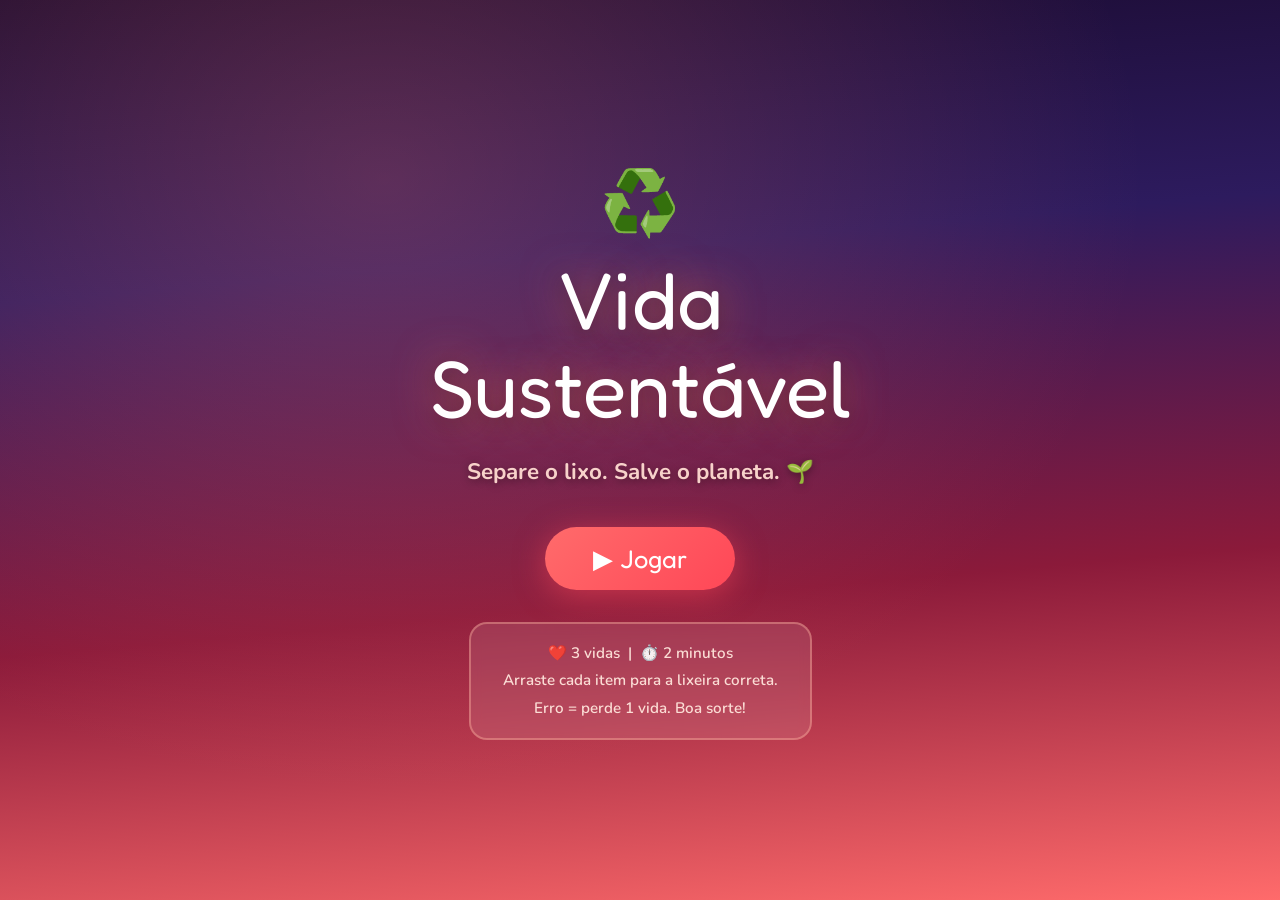
<file: Jogos/Drag&Drop/index.html>
<!DOCTYPE html>
<html lang="pt-BR">
<head>
  <meta charset="UTF-8">
  <meta name="viewport" content="width=device-width, initial-scale=1.0">
  <title>Drag and Drop</title>
  <link href="https://fonts.googleapis.com/css2?family=Fredoka+One&family=Nunito:wght@400;600;700;800&display=swap" rel="stylesheet">
  <link rel="stylesheet" href="jogo.css">
</head>
<body>
  <div id="startScreen" class="screen">
    <div style="font-size:4rem; margin-bottom:0.5rem;">♻️</div>
    <div class="logo">Vida<br>Sustentável</div>
    <div class="tagline">Separe o lixo. Salve o planeta. 🌱</div>
    <button class="btn-start" onclick="startGame()">▶ Jogar</button>
    <div class="rules-box">
      ❤️ 3 vidas &nbsp;|&nbsp; ⏱️ 2 minutos<br>
      Arraste cada item para a lixeira correta.<br>
      Erro = perde 1 vida. Boa sorte!
    </div>
  </div>
<!--tela-->
  <div id="gameScreen" class="screen hidden">

<!--cenario-->
    <div id="scene">
      <div class="sky"></div>
      <div class="sun"></div>
<!--nuvens-->
      <div class="cloud" style="width:100px;height:28px;top:8%;left:-120px;animation-duration:18s;animation-delay:0s;">
        <div style="position:absolute;width:55px;height:42px;background:rgba(255,255,255,0.9);border-radius:50%;top:-20px;left:15px;"></div>
        <div style="position:absolute;width:38px;height:32px;background:rgba(255,255,255,0.9);border-radius:50%;top:-14px;left:45px;"></div>
      </div>
      <div class="cloud" style="width:80px;height:22px;top:16%;left:-100px;animation-duration:24s;animation-delay:6s;">
        <div style="position:absolute;width:44px;height:34px;background:rgba(255,255,255,0.9);border-radius:50%;top:-16px;left:10px;"></div>
        <div style="position:absolute;width:30px;height:26px;background:rgba(255,255,255,0.9);border-radius:50%;top:-12px;left:38px;"></div>
      </div>
      <div class="cloud" style="width:120px;height:32px;top:5%;left:-140px;animation-duration:30s;animation-delay:12s;">
        <div style="position:absolute;width:65px;height:50px;background:rgba(255,255,255,0.9);border-radius:50%;top:-25px;left:20px;"></div>
        <div style="position:absolute;width:48px;height:38px;background:rgba(255,255,255,0.9);border-radius:50%;top:-18px;left:58px;"></div>
      </div>
<!--predios-->
      <div class="buildings" id="buildings"></div>
<!--chao -->
      <div class="ground-strip"></div>
      <div class="ground-tiles"></div>
      <div class="ground-glow"></div>
      <div class="sidewalk"></div>
      <div class="road">
        <div class="road-lines-container" id="roadLines"></div>
      </div>
      <div class="sidewalk2"></div>
<!--arvores e lanternas-->
    </div>
<!--base do jogo mostrar placar/oq tem q ser feito-->
    <div id="ui">
      <div class="ui-block" id="livesDisplay">❤️❤️❤️</div>
      <div class="ui-block" id="timerDisplay">⏱️ 2:00</div>
      <div class="ui-block" id="scoreDisplay">✅ 0</div>
    </div>
<!--spawn item-->
    <div id="spawnZone"></div>
<!--caçamba/lixei-->
    <div id="binsZone">
      <div class="bin-wrapper">
        <div class="bin bin-plastic" data-type="plastic" id="bin-plastic">
          <div class="bin-shine"></div>
          <div class="bin-inner">
            <span class="bin-name">PLÁSTICO</span>
          </div>
        </div>
      </div>
      <div class="bin-wrapper">
        <div class="bin bin-glass" data-type="glass" id="bin-glass">
          <div class="bin-shine"></div>
          <div class="bin-inner">
            <span class="bin-name">VIDRO</span>
          </div>
        </div>
      </div>
      <div class="bin-wrapper">
        <div class="bin bin-paper" data-type="paper" id="bin-paper">
          <div class="bin-shine"></div>
          <div class="bin-inner">
            <span class="bin-name">PAPEL</span>
          </div>
        </div>
      </div>
      <div class="bin-wrapper">
        <div class="bin bin-organic" data-type="organic" id="bin-organic">
          <div class="bin-shine"></div>
          <div class="bin-inner">
            <span class="bin-name">ORGÂNICO</span>
          </div>
        </div>
      </div>
    </div>
  </div>
<!--tela d perdeu kkkk, precisamos arrumar as mensagens geradas pelo chat ou deixar tbm, n terá tanta diferença-->
  <div id="gameOverScreen" class="screen hidden">
    <div class="go-icon" id="goIcon">🌍</div>
    <h1 id="goTitle">Fim de Jogo!</h1>
    <div class="score-final" id="goScore">Você separou 0 itens corretamente!</div>
    <div class="reflection" id="goReflection">
      Cada item descartado corretamente faz diferença.<br>
      O planeta agradece cada pequeno gesto seu! 🌱
    </div>
    <button class="btn-restart" onclick="startGame()">🔄 Jogar Novamente</button>
  </div>
  <script src="jogo.js"></script>
</body>
</html>
</file>
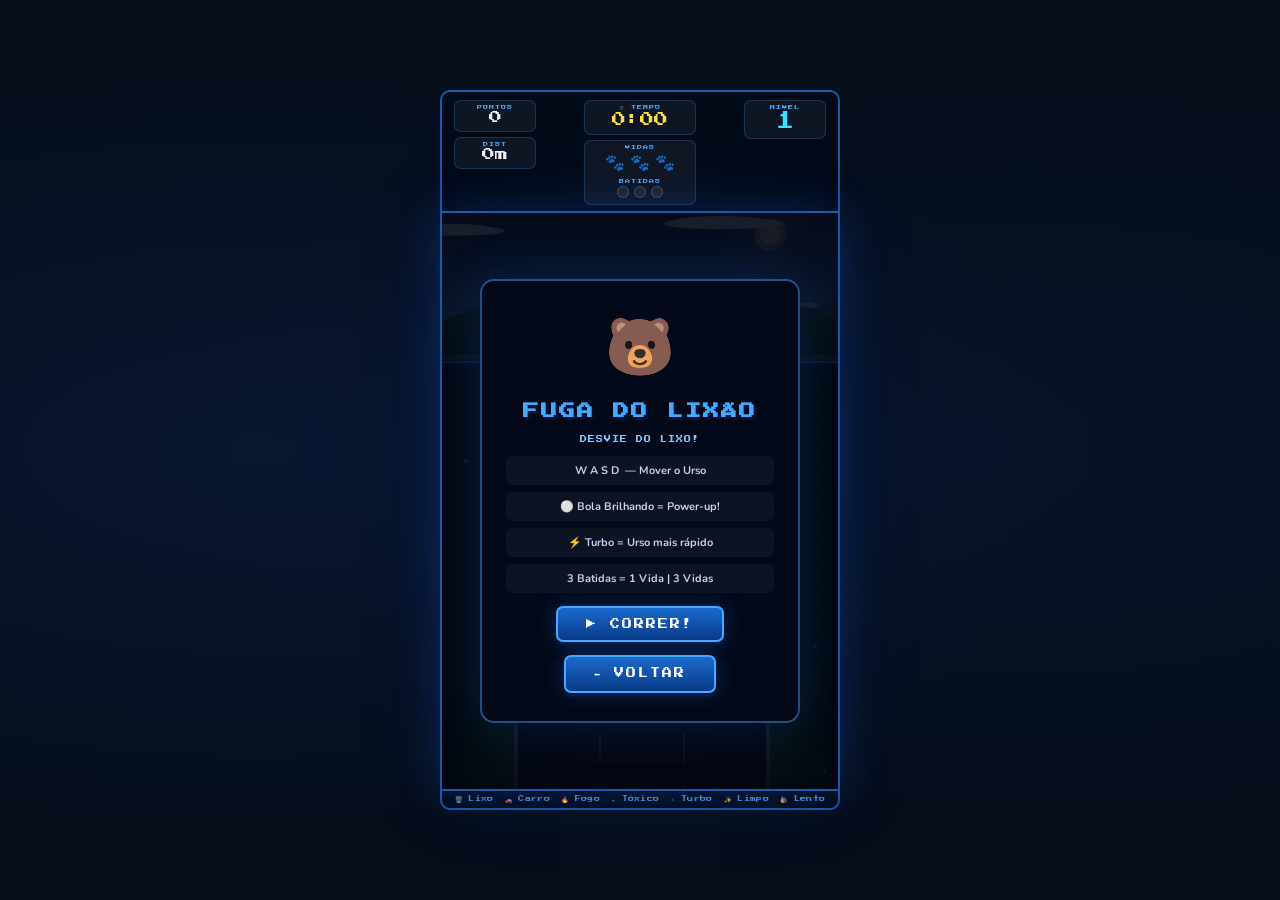
<file: Jogos/SubwaySurfers/index.html>
<!DOCTYPE html>
<html lang="pt-BR">
<head>
  <meta charset="UTF-8"/>
  <meta name="viewport" content="width=device-width, initial-scale=1.0"/>
  <title>Fuga do Lixão</title>
  <link rel="stylesheet" href="sub.css"/>
</head>
<body>
<div id="app">

  <div id="hud">
    <div class="hcol">
      <div class="hcard">
        <span class="hl">PONTOS</span>
        <span class="hv" id="h-score">0</span>
      </div>
      <div class="hcard">
        <span class="hl">DIST</span>
        <span class="hv" id="h-dist">0m</span>
      </div>
    </div>
    <div class="hcol center">
      <div class="hcard wide">
        <span class="hl">⏱ TEMPO</span>
        <span class="hv timer" id="h-timer">0:00</span>
      </div>
      <div class="hcard wide">
        <span class="hl">VIDAS</span>
        <div class="lrow">
          <span class="lf" id="lf0">🐾</span>
          <span class="lf" id="lf1">🐾</span>
          <span class="lf" id="lf2">🐾</span>
        </div>
        <span class="hl" style="margin-top:3px">BATIDAS</span>
        <div class="prow">
          <div class="pip" id="p0"></div>
          <div class="pip" id="p1"></div>
          <div class="pip" id="p2"></div>
        </div>
      </div>
    </div>
    <div class="hcol right">
      <div class="hcard">
        <span class="hl">NIVEL</span>
        <span class="hv spd" id="h-spd">1</span>
      </div>
      <div class="hcard pwcard" id="power-card" style="display:none">
        <span class="hl">PODER</span>
        <span class="hv power" id="h-power">--</span>
      </div>
    </div>
  </div>

  <div id="wrap">
    <canvas id="c"></canvas>
    <div id="flash"></div>
    <div id="toast"></div>

    <div class="ov show" id="ov-start">
      <div class="obg"></div>
      <div class="ocard">
        <div class="ohero">🐻</div>
        <h1 class="otitle">FUGA DO LIXÃO</h1>
        <p class="osub">DESVIE DO LIXO!</p>
        <div class="instrs">
          <div class="irow"><b>W A S D</b> — Mover o Urso</div>
          <div class="irow">⚪ Bola Brilhando = Power-up!</div>
          <div class="irow">⚡ Turbo = Urso mais rápido</div>
          <div class="irow">3 Batidas = 1 Vida | 3 Vidas</div>
        </div>
        <button class="obtn" id="btn-start">▶ CORRER!</button>
        <button class="obtn" id="btn-voltar">⬅️ VOLTAR</button>
      </div>
    </div>

    <div class="ov" id="ov-over">
      <div class="obg"></div>
      <div class="ocard">
        <div class="ohero">💀</div>
        <h1 class="otitle dead">FIM DE JOGO</h1>
        <div class="rgrid">
          <span class="rl">DISTÂNCIA</span><span class="rv" id="r-dist">0m</span>
          <span class="rl">TEMPO</span>    <span class="rv" id="r-time">0:00</span>
          <span class="rl">PONTUAÇÃO</span><span class="rv" id="r-score">0</span>
          <span class="rl">NÍVEL MAX</span><span class="rv" id="r-spd">1</span>
        </div>
        <button class="obtn" id="btn-restart">🔄 DE NOVO!</button>
        <button class="obtn" id="btn-voltar">⬅️ VOLTAR</button>
      </div>
    </div>
  </div>

  <div id="legend">
    <span class="li">🗑️ Lixo</span>
    <span class="li">🚗 Carro</span>
    <span class="li">🔥 Fogo</span>
    <span class="li">☣️ Tóxico</span>
    <span class="li">⚡ Turbo</span>
    <span class="li">✨ Limpo</span>
    <span class="li">🐌 Lento</span>
  </div>

</div>
<script src="sub.js"></script>
</body>
</html>
</file>
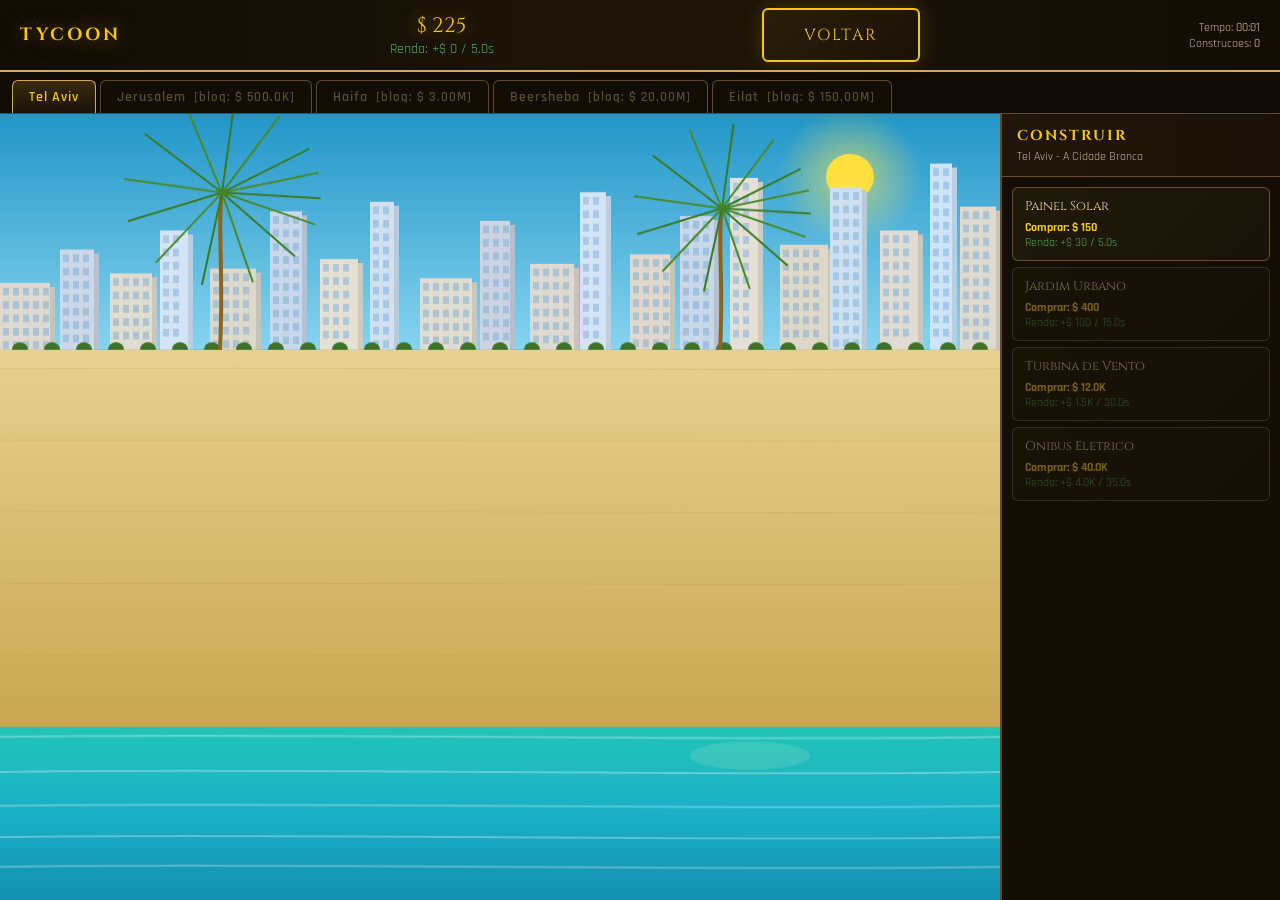
<file: Jogos/Tycoon/index.html>
<!DOCTYPE html>
<html lang="pt-BR">
<head>
<meta charset="UTF-8">
<meta name="viewport" content="width=device-width, initial-scale=1.0">
<link rel="stylesheet" href="style.css">

<title>TYCOON</title>
</head>
<body>

<!-- TOP BAR -->
<div id="topbar">
  <h1>TYCOON</h1>
  <div style="display:flex;flex-direction:column;align-items:center;">
    <div id="money-display">$ 0</div>
    <div id="income-display">Renda: +$ 0 / 5s</div>
  </div>
  <div style="display:flex;flex-direction:column;align-items:center;">
    <button id="win-voltar">VOLTAR</button>
  </div>

  <div style="font-size:0.78rem;color:var(--stone);text-align:right;">
    <div>Tempo: <span id="time-display" style="color:var(--sand-light);">00:00</span></div>
    <div>Construcoes: <span id="total-builds" style="color:var(--sand-light);">0</span></div>
  </div>
</div>

<!-- CITY TABS -->
<div id="city-tabs"></div>

<!-- MAIN -->
<div id="main">
  <div id="city-area">
    <canvas id="city-canvas"></canvas>
    <div id="locked-overlay"></div>
  </div>

  <div id="side-panel">
    <div id="panel-header">
      <h2>CONSTRUIR</h2>
      <p id="panel-city-name">Selecione uma construcao</p>
    </div>
    <div id="buildings-list"></div>

  </div>
</div>

<!-- NOTIFICACAO -->
<div id="notif"></div>

<!-- WIN SCREEN -->
<div id="win-screen">
  <div class="win-stars">&#9733; &#9733; &#9733;</div>
  <h1>TYCOON COMPLETO!</h1>
  <div class="win-subtitle">Todas as 5 cidades sustentaveis construidas</div>
  <div class="win-time" id="win-time-display"></div>
  <div class="win-cities" id="win-cities-list"></div>
  <div class="win-message">
    Voce <strong>transformou Israel</strong> em um modelo mundial de sustentabilidade.<br>
    Cada painel solar, jardim urbano e turbina de vento que voce construiu<br>
    contribuiu para um futuro mais verde e limpo para as proximas geracoes.<br><br>
    <strong>Obrigado por cuidar do nosso planeta.</strong>
  </div>
  <button id="win-restart">JOGAR NOVAMENTE</button>
  <button id="win-voltar">VOLTAR</button>
</div>
<script src="script.js"></script>
</body>
</html>
</file>
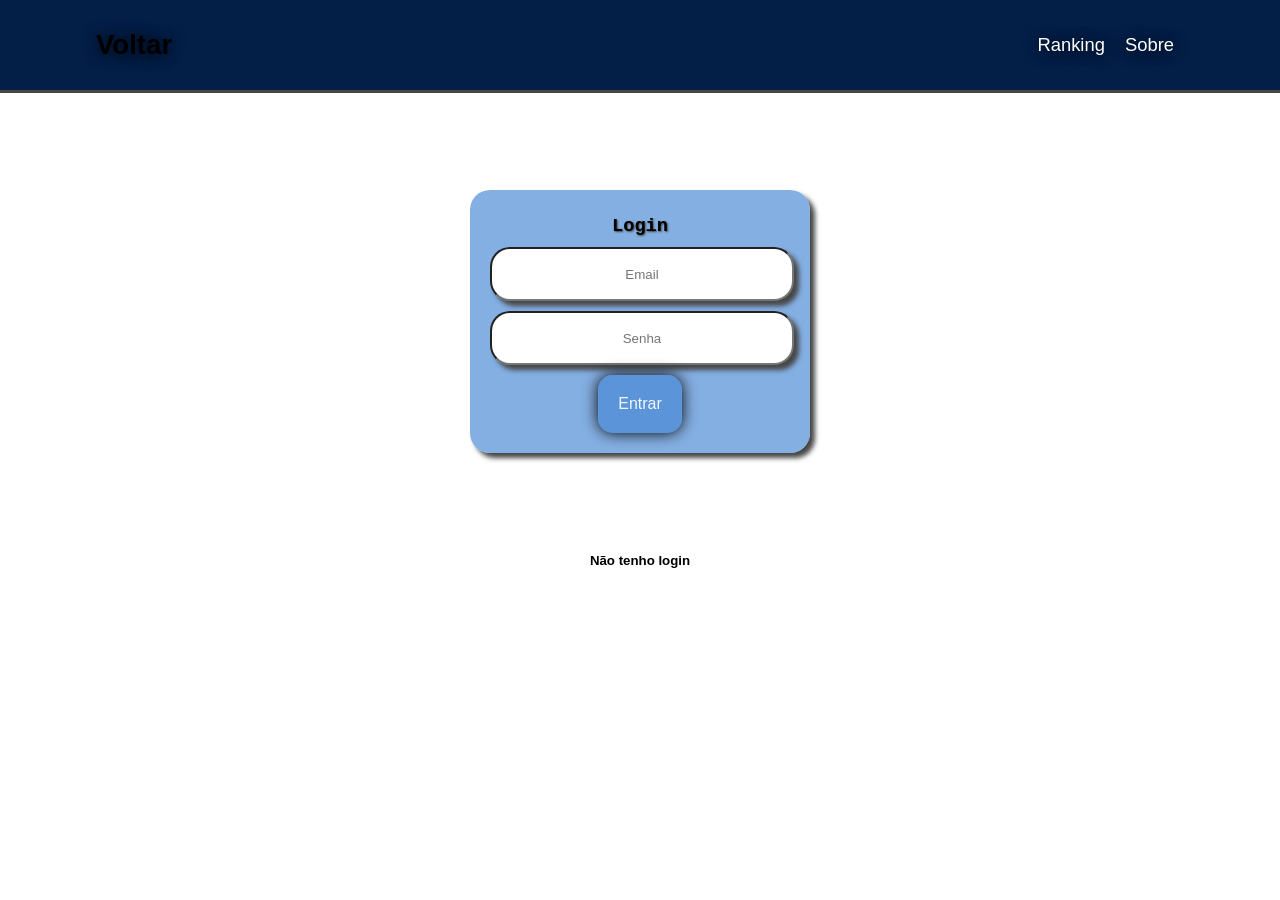
<file: login.html>
<!DOCTYPE html>
<html lang="pt-br">

<head>
    <meta charset="UTF-8">
    <meta name="viewport" content="width=device-width, initial-scale=1.0">
    <link rel="stylesheet" href="login.css">
    <title> Friv Ecologico </title>
</head>

<body>
    <header>
        <nav class="topo">
            <div class="logo">
                <a href="index.html" class="link">
                    <h1>Voltar</h1>
                </a>
            </div>
            <div class="navegar">
                <ul>
                    <li class="item">
                        <a href="ranking.html" class="link"> Ranking </a>
                    </li>
                    <li class="item">
                        <a href="sobre.html" class="link"> Sobre </a>
                    </li>
                </ul>
            </div>
        </nav>
    </header>
    <form>
        <h3>Login</h3>
        <input type="text" placeholder="Email">
        <input type="password" placeholder="Senha">
        <a class="btn" href="#">Entrar</a>
    </form>
    <a class="registro" href="#">
        <h5>Não tenho login</h5>
    </a>
</body>

</html>
</file>
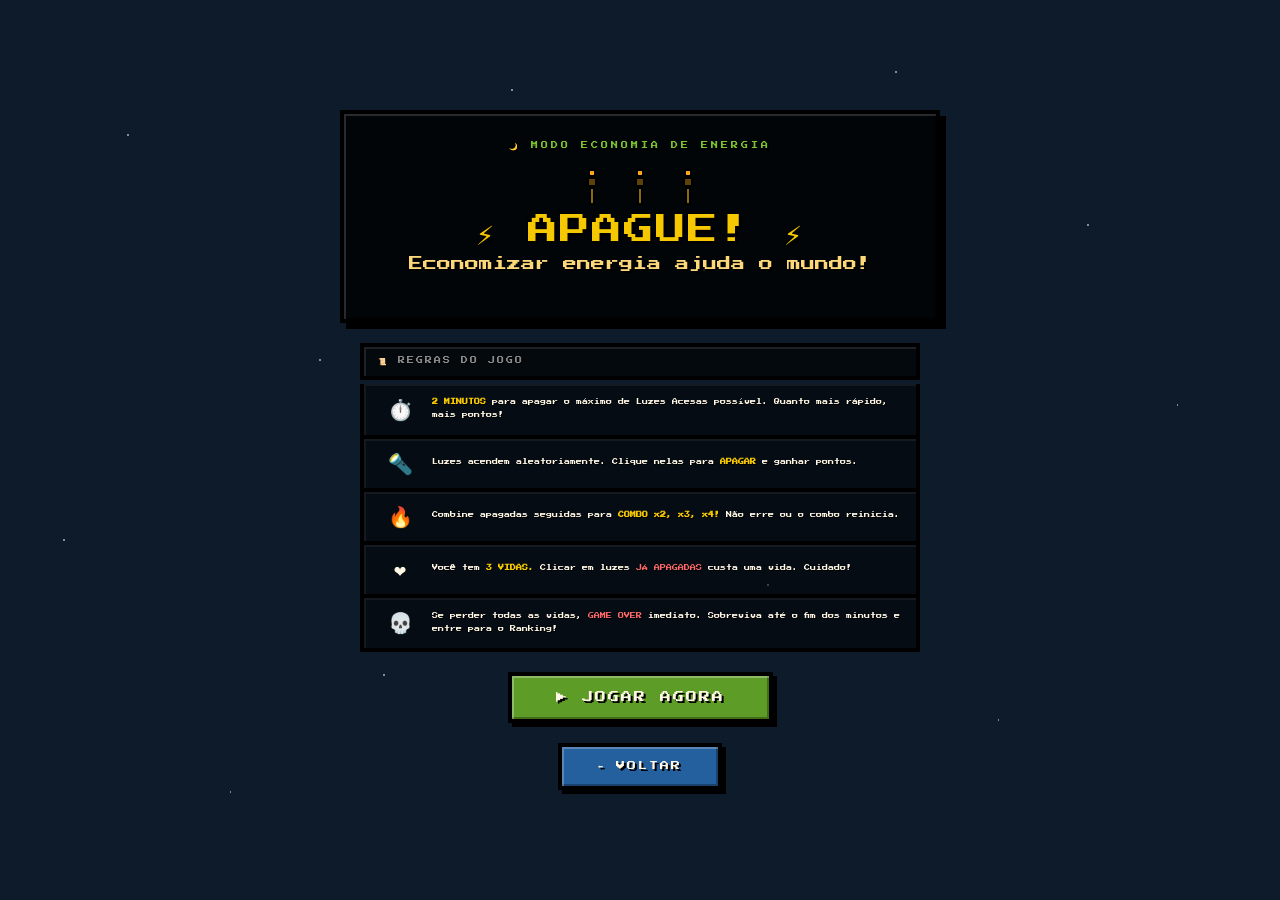
<file: Jogos/Apague!/luz.html>
<!DOCTYPE html>
<html lang="pt-BR">
<head>
  <meta charset="UTF-8">
  <meta name="viewport" content="width=device-width, initial-scale=1.0">
  <title>Apague!</title>
  <script src="luzes.js"></script>
  <link rel="preconnect" href="https://fonts.googleapis.com">
  <link rel="stylesheet" href="luzes.css">
  <link href="https://fonts.googleapis.com/css2?family=Press+Start+2P&display=swap" rel="stylesheet">
</head>
<body>
  <div id="start" class="screen active">

    <div class="mc-title-block">
      <div class="mc-eyebrow">🌙 MODO ECONOMIA DE ENERGIA</div>

      <div class="torches-row">
        <div class="torch-anim">
          <div class="t-flame"></div>
          <div class="t-top"></div>
          <div class="t-body"></div>
        </div>
        <div class="torch-anim">
          <div class="t-flame"></div>
          <div class="t-top"></div>
          <div class="t-body"></div>
        </div>
        <div class="torch-anim">
          <div class="t-flame"></div>
          <div class="t-top"></div>
          <div class="t-body"></div>
        </div>
      </div>

      <div class="mc-title">⚡ APAGUE! ⚡</div>
      <div class="mc-title-sub">Economizar energia ajuda o mundo!</div>
    </div>

    <div class="mc-rules">
      <div class="mc-rules-title">📜 REGRAS DO JOGO</div>

      <div class="rule-row">
        <div class="rule-icon">⏱️</div>
        <div class="rule-text">
          <strong>2 MINUTOS</strong> para apagar o máximo de Luzes Acesas possível.
          Quanto mais rápido, mais pontos!
        </div>
      </div>

      <div class="rule-row">
        <div class="rule-icon">🔦</div>
        <div class="rule-text">
          Luzes acendem aleatoriamente. Clique nelas para
          <strong>APAGAR</strong> e ganhar pontos.
        </div>
      </div>

      <div class="rule-row">
        <div class="rule-icon">🔥</div>
        <div class="rule-text">
          Combine apagadas seguidas para
          <strong>COMBO x2, x3, x4!</strong> Não erre ou o combo reinicia.
        </div>
      </div>

      <div class="rule-row">
        <div class="rule-icon">❤️</div>
        <div class="rule-text">
          Você tem <strong>3 VIDAS.</strong> Clicar em luzes
          <span class="bad">JÁ APAGADAS</span> custa uma vida. Cuidado!
        </div>
      </div>

      <div class="rule-row">
        <div class="rule-icon">💀</div>
        <div class="rule-text">
          Se perder todas as vidas, <span class="bad">GAME OVER</span> imediato.
          Sobreviva até o fim dos minutos e entre para o Ranking!
        </div>
      </div>
    </div>

    <button class="btn-start" id="btn-start">▶ JOGAR AGORA</button>
    <button class="btn-voltar" id="btn-voltar">⬅️ VOLTAR</button>
  </div>

  <div id="game" class="screen">

    <div class="hud">
      <div class="hud-block">
        <div class="hud-lbl">⏱ Tempo</div>
        <div class="hud-val" id="hud-time">2:00</div>
      </div>
      <div class="hud-block">
        <div class="hud-lbl">⭐ Pontos</div>
        <div class="hud-val" id="hud-score">0</div>
      </div>
      <div class="hud-block">
        <div class="hud-lbl">❤️ Vidas</div>
        <div class="hud-val">
          <div class="lives-row" id="lives-row">
            <div class="life" id="life-0"></div>
            <div class="life" id="life-1"></div>
            <div class="life" id="life-2"></div>
          </div>
        </div>
      </div>
      <div class="hud-block">
        <div class="hud-lbl">⚡ Combo</div>
        <div class="hud-val combo-hud" id="hud-combo">x1</div>
      </div>
    </div>

    <div class="time-bar-track">
      <div id="time-bar"></div>
    </div>

    <div class="game-body">

      <div class="grid-wrap">
        <div class="grid-label">🏠 Cômodos da casa — apague as tochas!</div>
        <div id="grid"></div>
      </div>

      <div class="sidebar">

        <div class="mc-panel">
          <div class="mc-panel-title">⚡ XP Combo</div>
          <div class="xp-bar-wrap">
            <div id="xp-bar"></div>
          </div>
          <div class="xp-label" id="xp-label">COMBO 0/10</div>
        </div>

        <div class="mc-panel">
          <div class="mc-panel-title">📊 Estatísticas</div>
          <div class="stat-row">
            <span class="stat-k">Apagadas</span>
            <span class="stat-v" id="stat-off">0</span>
          </div>
          <div class="stat-row">
            <span class="stat-k">Erros</span>
            <span class="stat-v" id="stat-err">0</span>
          </div>
          <div class="stat-row">
            <span class="stat-k">Melhor combo</span>
            <span class="stat-v" id="stat-best">x1</span>
          </div>
          <div class="stat-row">
            <span class="stat-k">Acesas agora</span>
            <span class="stat-v" id="stat-on">0</span>
          </div>
        </div>

        <div class="mc-panel">
          <div class="mc-panel-title">📋 Log</div>
          <div id="log"></div>
        </div>

      </div>
    </div>
  </div>

  <div id="over" class="screen">
    <div class="over-panel">
      <div class="mob-face" id="over-mob">💀</div>
      <div class="over-verdict" id="over-verdict">GAME OVER</div>
      <div class="over-title" id="over-title">Você foi derrotado!</div>
      <div class="over-score" id="over-score">0</div>
      <div class="over-score-label">PONTOS TOTAIS</div>

      <div class="over-stats-grid">
        <div class="over-stat">
          <div class="os-label">APAGADAS</div>
          <div class="os-val" id="fin-off">0</div>
        </div>
        <div class="over-stat">
          <div class="os-label">ERROS</div>
          <div class="os-val" id="fin-err">0</div>
        </div>
        <div class="over-stat">
          <div class="os-label">MELHOR COMBO</div>
          <div class="os-val" id="fin-combo">x1</div>
        </div>
        <div class="over-stat">
          <div class="os-label">PRECISÃO</div>
          <div class="os-val" id="fin-acc">0%</div>
        </div>
      </div>

      <div class="energy-note" id="energy-note">
        Cada luz apagada conta. Continue economizando!
      </div>

      <button class="btn-restart" id="btn-restart">🔄 JOGAR DE NOVO</button>
      <button class="btn-voltar" id="btn-voltar">⬅️ VOLTAR</button>
    </div>
  </div>
</body>
</html>
</file>
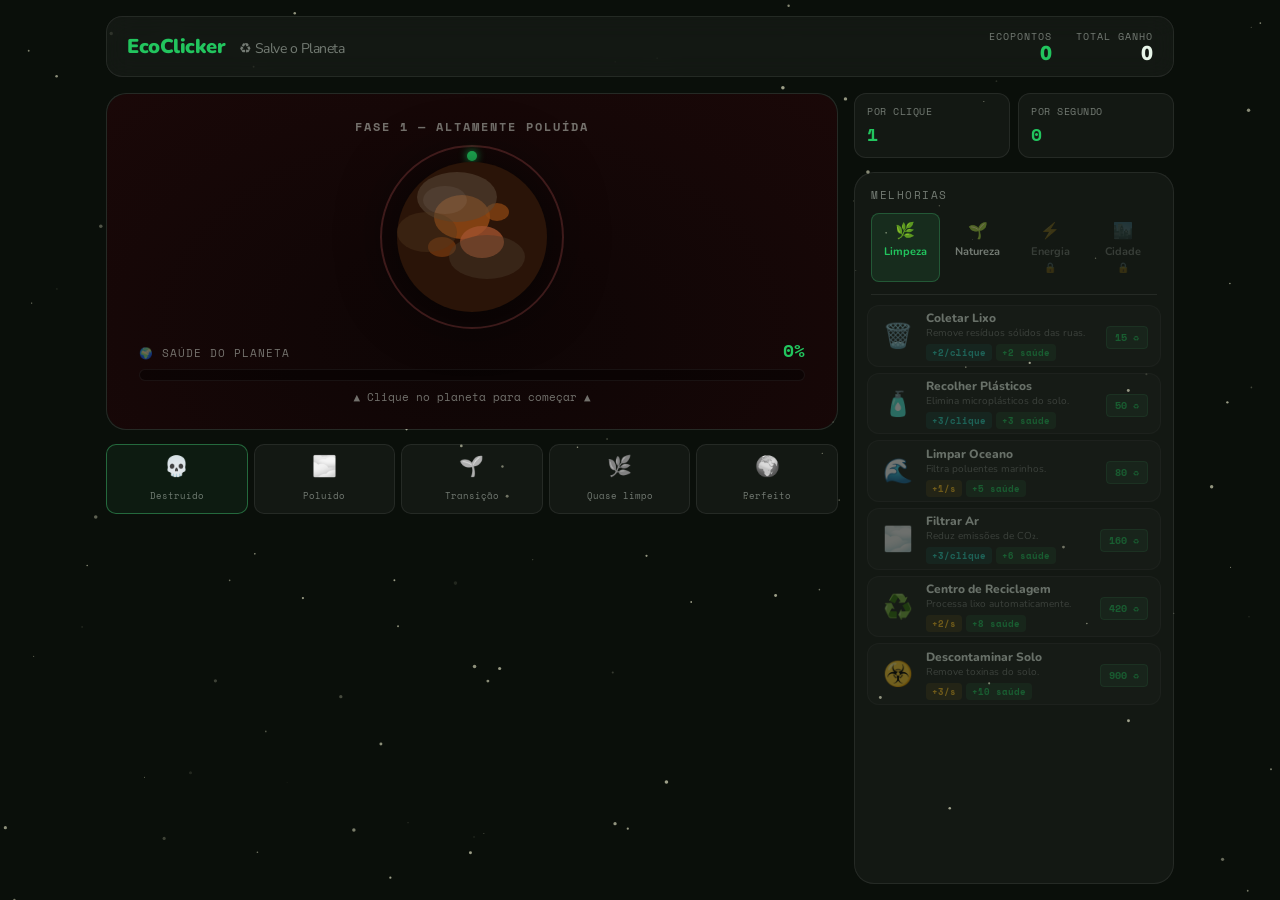
<file: Jogos/Clicker/eco-clicker.html>
<!DOCTYPE html>
<html lang="pt-BR">
<head>
<meta charset="UTF-8">
<meta name="viewport" content="width=device-width, initial-scale=1.0">
<title>EcoClicker — Salve o Planeta</title>
<link href="https://fonts.googleapis.com/css2?family=Space+Mono:wght@400;700&family=Nunito:wght@400;600;700;800;900&display=swap" rel="stylesheet">
<style>
:root {
  --green: #4ade80; --teal: #2dd4bf; --amber: #fbbf24; --red: #f87171;
  --eco: #22c55e; --bg: #0a0f0a;
  --surface: rgba(255,255,255,0.04);
  --border: rgba(255,255,255,0.08);
  --text: #e8f5e9;
  --muted: rgba(232,245,233,0.45);
  --font-display: 'Nunito', sans-serif;
  --font-mono: 'Space Mono', monospace;
}
*, *::before, *::after { box-sizing: border-box; margin: 0; padding: 0; }
html { height: 100%; }
body { font-family: var(--font-display); background: var(--bg); color: var(--text); min-height: 100vh; overflow-x: hidden; display: flex; flex-direction: column; }

#stars-canvas { position: fixed; top: 0; left: 0; width: 100%; height: 100%; pointer-events: none; z-index: 0; }

.particle { position: fixed; pointer-events: none; font-size: 13px; font-weight: 800; color: var(--eco); z-index: 999; animation: particle-rise 1s ease-out forwards; white-space: nowrap; }
@keyframes particle-rise { 0%{opacity:1;transform:translateY(0) scale(1)} 100%{opacity:0;transform:translateY(-70px) scale(0.6)} }

#app { position: relative; z-index: 1; display: grid; grid-template-columns: 1fr 320px; grid-template-rows: auto 1fr; min-height: 100vh; max-width: 1100px; margin: 0 auto; width: 100%; padding: 16px; gap: 16px; }

#header { grid-column: 1/-1; display: flex; align-items: center; justify-content: space-between; padding: 12px 20px; background: var(--surface); border: 1px solid var(--border); border-radius: 16px; backdrop-filter: blur(12px); }
#logo { font-size: 20px; font-weight: 900; letter-spacing: -0.5px; color: var(--eco); }
#logo span { color: var(--muted); font-weight: 400; font-size: 14px; margin-left: 8px; }
#header-stats { display: flex; gap: 24px; align-items: center; }
.hstat { display: flex; flex-direction: column; align-items: flex-end; }
.hstat-label { font-size: 10px; color: var(--muted); font-family: var(--font-mono); text-transform: uppercase; letter-spacing: 1px; }
.hstat-val { font-size: 20px; font-weight: 900; line-height: 1; color: var(--text); }
.hstat-val.eco { color: var(--eco); }

#left { display: flex; flex-direction: column; gap: 14px; }

#planet-area { background: var(--surface); border: 1px solid var(--border); border-radius: 20px; padding: 24px; display: flex; flex-direction: column; align-items: center; position: relative; overflow: hidden; min-height: 320px; }
#sky-bg { position: absolute; inset: 0; border-radius: 20px; transition: background 3s ease; background: radial-gradient(ellipse at 50% 70%, #1a0808, #0d0505); }
#planet-container { position: relative; z-index: 2; margin: 16px 0 20px; }

#planet-btn { width: 160px; height: 160px; border-radius: 50%; border: none; cursor: pointer; background: transparent; display: flex; align-items: center; justify-content: center; transition: transform 0.12s cubic-bezier(.34,1.56,.64,1); position: relative; -webkit-tap-highlight-color: transparent; padding: 0; }
#planet-btn:hover  { transform: scale(1.06); }
#planet-btn:active { transform: scale(0.93); }
#planet-svg { width: 150px; height: 150px; border-radius: 50%; display: block; filter: drop-shadow(0 0 28px rgba(0,0,0,0.7)); overflow: visible; }

#planet-ring { position: absolute; inset: -12px; border-radius: 50%; border: 2px solid rgba(255,255,255,0.06); animation: ring-spin 12s linear infinite; pointer-events: none; transition: border-color 1s; }
#planet-ring::after { content: ''; position: absolute; width: 10px; height: 10px; border-radius: 50%; background: var(--eco); top: 4px; left: 50%; transform: translateX(-50%); box-shadow: 0 0 8px var(--eco); }
@keyframes ring-spin { to { transform: rotate(360deg); } }

#phase-badge { position: relative; z-index: 2; font-size: 12px; font-weight: 700; font-family: var(--font-mono); color: var(--muted); text-transform: uppercase; letter-spacing: 2px; margin-bottom: 6px; }

#health-section { position: relative; z-index: 2; width: 100%; padding: 0 8px; }
#health-row { display: flex; justify-content: space-between; align-items: baseline; margin-bottom: 6px; }
#health-title { font-size: 11px; color: var(--muted); font-family: var(--font-mono); text-transform: uppercase; letter-spacing: 1px; }
#health-pct { font-size: 18px; font-weight: 900; color: var(--eco); font-family: var(--font-mono); }
#health-track { height: 12px; background: rgba(0,0,0,0.4); border-radius: 6px; overflow: hidden; border: 1px solid rgba(255,255,255,0.06); }
#health-fill { height: 100%; border-radius: 6px; transition: width 0.6s cubic-bezier(.4,0,.2,1), background 2s; background: linear-gradient(90deg, #16a34a, var(--eco)); box-shadow: 0 0 10px rgba(74,222,128,0.4); }
#click-hint { position: relative; z-index: 2; font-size: 11px; color: var(--muted); margin-top: 8px; font-family: var(--font-mono); animation: pulse 2s ease-in-out infinite; }
@keyframes pulse { 0%,100%{opacity:0.5} 50%{opacity:1} }

#event-box { background: rgba(251,191,36,0.08); border: 1px solid rgba(251,191,36,0.25); border-radius: 14px; padding: 14px 16px; display: none; animation: slideDown 0.3s ease; }
@keyframes slideDown { from{opacity:0;transform:translateY(-8px)} to{opacity:1;transform:translateY(0)} }
#event-icon { font-size: 22px; margin-bottom: 6px; }
#event-text { font-size: 13px; font-weight: 700; color: #fbbf24; margin-bottom: 10px; line-height: 1.4; }
#event-btns { display: flex; gap: 8px; }
.ev-btn { flex: 1; padding: 8px; border-radius: 8px; border: 1px solid var(--border); font-size: 12px; font-weight: 700; cursor: pointer; background: rgba(255,255,255,0.05); color: var(--text); font-family: var(--font-display); transition: background 0.15s, transform 0.1s; }
.ev-btn:hover { background: rgba(255,255,255,0.1); transform: translateY(-1px); }
.ev-btn.yes { border-color: rgba(74,222,128,0.3); color: var(--eco); }
.ev-btn.no  { border-color: rgba(248,113,113,0.3); color: var(--red); }

#milestones-row { display: grid; grid-template-columns: repeat(5,1fr); gap: 6px; }
.milestone { background: var(--surface); border: 1px solid var(--border); border-radius: 10px; padding: 8px 6px; text-align: center; transition: border-color 0.4s, background 0.4s; }
.milestone.reached { border-color: rgba(74,222,128,0.4); background: rgba(74,222,128,0.06); }
.ms-icon { font-size: 20px; display: block; margin-bottom: 3px; filter: grayscale(1); transition: filter 0.5s; }
.milestone.reached .ms-icon { filter: grayscale(0); }
.ms-label { font-size: 9px; color: var(--muted); font-family: var(--font-mono); }

#right { display: flex; flex-direction: column; gap: 14px; }
#mini-stats { display: grid; grid-template-columns: 1fr 1fr; gap: 8px; }
.mstat { background: var(--surface); border: 1px solid var(--border); border-radius: 12px; padding: 10px 12px; }
.mstat-label { font-size: 10px; color: var(--muted); font-family: var(--font-mono); text-transform: uppercase; letter-spacing: 0.5px; margin-bottom: 2px; }
.mstat-val { font-size: 18px; font-weight: 900; color: var(--eco); font-family: var(--font-mono); }

#shop { background: var(--surface); border: 1px solid var(--border); border-radius: 20px; overflow: hidden; flex: 1; display: flex; flex-direction: column; }
#shop-header { padding: 14px 16px 0; }
#shop-title { font-size: 11px; color: var(--muted); font-family: var(--font-mono); text-transform: uppercase; letter-spacing: 1.5px; margin-bottom: 10px; }
#shop-tabs { display: flex; gap: 4px; border-bottom: 1px solid var(--border); padding-bottom: 12px; }
.shop-tab { flex: 1; padding: 6px 4px; background: transparent; border: 1px solid transparent; border-radius: 8px; cursor: pointer; font-size: 11px; font-weight: 700; color: var(--muted); font-family: var(--font-display); transition: all 0.2s; display: flex; flex-direction: column; align-items: center; gap: 2px; }
.shop-tab .tab-icon { font-size: 16px; }
.shop-tab:hover:not(.tab-locked) { color: var(--text); background: rgba(255,255,255,0.04); }
.shop-tab.active { background: rgba(74,222,128,0.1); border-color: rgba(74,222,128,0.25); color: var(--eco); }
.shop-tab.tab-locked { opacity: 0.38; cursor: not-allowed; }
.lock-icon { font-size: 10px; }

#shop-items { padding: 10px 12px; overflow-y: auto; flex: 1; display: flex; flex-direction: column; gap: 6px; max-height: 420px; scrollbar-width: thin; scrollbar-color: rgba(255,255,255,0.1) transparent; }

#shop-locked-msg { display: none; flex-direction: column; align-items: center; justify-content: center; padding: 40px 20px; text-align: center; gap: 8px; }
.lock-big { font-size: 36px; margin-bottom: 4px; }
.lock-title { font-size: 14px; font-weight: 800; color: var(--amber); }
.lock-desc { font-size: 12px; color: var(--muted); line-height: 1.6; }

.upg-item { background: rgba(255,255,255,0.03); border: 1px solid var(--border); border-radius: 12px; padding: 10px 12px; display: flex; align-items: center; gap: 10px; cursor: pointer; transition: all 0.2s; position: relative; overflow: hidden; }
.upg-item::before { content: ''; position: absolute; left: 0; top: 0; bottom: 0; width: 3px; border-radius: 12px 0 0 12px; background: var(--eco); opacity: 0; transition: opacity 0.2s; }
.upg-item:hover:not(.cant-afford):not(.owned)::before { opacity: 1; }
.upg-item:hover:not(.cant-afford):not(.owned) { background: rgba(255,255,255,0.06); border-color: rgba(74,222,128,0.2); transform: translateX(2px); }
.upg-item.cant-afford { opacity: 0.4; cursor: not-allowed; pointer-events: none; }
.upg-item.owned { border-color: rgba(74,222,128,0.3); background: rgba(74,222,128,0.04); cursor: default; pointer-events: none; }
.upg-item.owned::before { opacity: 1; background: rgba(74,222,128,0.5); }
.upg-icon-box { font-size: 24px; width: 36px; text-align: center; flex-shrink: 0; }
.upg-body { flex: 1; min-width: 0; }
.upg-name { font-size: 12px; font-weight: 800; color: var(--text); white-space: nowrap; overflow: hidden; text-overflow: ellipsis; }
.upg-desc { font-size: 10px; color: var(--muted); margin-top: 1px; line-height: 1.3; }
.upg-badges { display: flex; gap: 4px; margin-top: 4px; flex-wrap: wrap; }
.badge { font-size: 9px; font-weight: 700; padding: 2px 6px; border-radius: 4px; font-family: var(--font-mono); }
.badge-cpc  { background: rgba(45,212,191,0.15); color: var(--teal); }
.badge-cps  { background: rgba(251,191,36,0.15); color: var(--amber); }
.badge-hp   { background: rgba(74,222,128,0.15); color: var(--eco); }
.badge-cost { background: rgba(74,222,128,0.12); color: var(--eco); border: 1px solid rgba(74,222,128,0.2); font-size: 10px; padding: 3px 8px; }
.badge-owned{ background: rgba(74,222,128,0.15); color: var(--eco); font-size: 10px; padding: 3px 8px; }

#win-overlay { position: fixed; inset: 0; background: rgba(0,0,0,0.85); z-index: 1000; display: none; align-items: center; justify-content: center; backdrop-filter: blur(8px); }
#win-card { background: linear-gradient(145deg, #0a1a0a, #0d2a1a); border: 1px solid rgba(74,222,128,0.35); border-radius: 24px; padding: 48px 40px; text-align: center; max-width: 400px; width: 90%; animation: winPop 0.5s cubic-bezier(.34,1.56,.64,1); }
@keyframes winPop { from{opacity:0;transform:scale(0.7)} to{opacity:1;transform:scale(1)} }
#win-planet { margin-bottom: 16px; display: flex; justify-content: center; animation: winFloat 3s ease-in-out infinite; }
#win-planet svg { width: 100px; height: 100px; }
@keyframes winFloat { 0%,100%{transform:translateY(0)} 50%{transform:translateY(-12px)} }
#win-title { font-size: 28px; font-weight: 900; color: var(--eco); margin-bottom: 8px; }
#win-sub { font-size: 14px; color: var(--muted); margin-bottom: 8px; line-height: 1.5; }
#win-stats { font-size: 12px; color: var(--muted); font-family: var(--font-mono); margin-bottom: 24px; }
#win-btn { padding: 14px 32px; border-radius: 12px; background: var(--eco); border: none; cursor: pointer; font-size: 15px; font-weight: 900; color: #0a1a0a; font-family: var(--font-display); transition: transform 0.15s, box-shadow 0.15s; box-shadow: 0 0 30px rgba(74,222,128,0.4); }
#win-btn:hover { transform: translateY(-2px); box-shadow: 0 0 40px rgba(74,222,128,0.6); }

#toast { position: fixed; bottom: 24px; left: 50%; transform: translateX(-50%) translateY(80px); background: rgba(20,40,20,0.95); border: 1px solid rgba(74,222,128,0.3); border-radius: 10px; padding: 10px 18px; font-size: 13px; font-weight: 700; color: var(--eco); z-index: 998; transition: transform 0.3s ease; pointer-events: none; white-space: nowrap; }
#toast.show { transform: translateX(-50%) translateY(0); }

::-webkit-scrollbar { width: 4px; }
::-webkit-scrollbar-thumb { background: rgba(255,255,255,0.1); border-radius: 2px; }

@media (max-width: 700px) {
  #app { grid-template-columns: 1fr; padding: 10px; gap: 10px; }
  #header { flex-wrap: wrap; gap: 10px; }
  #planet-btn { width: 130px; height: 130px; }
  #planet-svg { width: 120px; height: 120px; }
  #shop-items { max-height: 280px; }
}
</style>
</head>
<body>

<canvas id="stars-canvas"></canvas>

<!-- Hidden SVG planet library -->
<svg xmlns="http://www.w3.org/2000/svg" style="display:none" id="planet-lib">
  <defs>
    <!-- gradients -->
    <radialGradient id="gp0" cx="40%" cy="35%"><stop offset="0%" stop-color="#c47a30" stop-opacity="0.55"/><stop offset="100%" stop-color="#1a0808" stop-opacity="0"/></radialGradient>
    <radialGradient id="gp1" cx="40%" cy="35%"><stop offset="0%" stop-color="#8888aa" stop-opacity="0.35"/><stop offset="100%" stop-color="#0a0a18" stop-opacity="0"/></radialGradient>
    <radialGradient id="gp2" cx="38%" cy="33%"><stop offset="0%" stop-color="#4a9aaa" stop-opacity="0.4"/><stop offset="100%" stop-color="#071520" stop-opacity="0"/></radialGradient>
    <radialGradient id="gp3" cx="38%" cy="33%"><stop offset="0%" stop-color="#5ab8e0" stop-opacity="0.45"/><stop offset="100%" stop-color="#051830" stop-opacity="0"/></radialGradient>
    <radialGradient id="gp4" cx="36%" cy="32%"><stop offset="0%" stop-color="#70c8f8" stop-opacity="0.55"/><stop offset="100%" stop-color="#030f25" stop-opacity="0"/></radialGradient>

    <!-- PHASE 0: Altamente poluída -->
    <g id="pp0">
      <circle cx="75" cy="75" r="75" fill="#2a1408"/>
      <circle cx="75" cy="75" r="75" fill="url(#gp0)"/>
      <ellipse cx="65" cy="55" rx="28" ry="22" fill="#8B4513" opacity="0.9"/>
      <ellipse cx="85" cy="80" rx="22" ry="16" fill="#A0522D" opacity="0.8"/>
      <ellipse cx="45" cy="85" rx="14" ry="10" fill="#7a3a10" opacity="0.7"/>
      <ellipse cx="100" cy="50" rx="12" ry="9" fill="#8B4513" opacity="0.75"/>
      <ellipse cx="60" cy="35" rx="40" ry="25" fill="#5a4a3a" opacity="0.55"/>
      <ellipse cx="90" cy="95" rx="38" ry="22" fill="#4a3a2a" opacity="0.45"/>
      <ellipse cx="30" cy="70" rx="30" ry="20" fill="#503820" opacity="0.4"/>
      <ellipse cx="48" cy="38" rx="22" ry="14" fill="white" opacity="0.06"/>
    </g>

    <!-- PHASE 1: Ainda poluída c/ melhoras -->
    <g id="pp1">
      <circle cx="75" cy="75" r="75" fill="#1c1c2a"/>
      <circle cx="75" cy="75" r="75" fill="url(#gp1)"/>
      <ellipse cx="75" cy="75" rx="60" ry="55" fill="#2a3040" opacity="0.8"/>
      <ellipse cx="62" cy="52" rx="26" ry="20" fill="#4a5240" opacity="0.85"/>
      <ellipse cx="90" cy="78" rx="20" ry="15" fill="#3d4835" opacity="0.8"/>
      <ellipse cx="50" cy="88" rx="13" ry="9" fill="#424035" opacity="0.7"/>
      <ellipse cx="55" cy="38" rx="38" ry="20" fill="#4a4a5a" opacity="0.4"/>
      <ellipse cx="95" cy="100" rx="35" ry="18" fill="#3a3a4a" opacity="0.35"/>
      <ellipse cx="38" cy="72" rx="18" ry="14" fill="#2d3a4a" opacity="0.6"/>
      <ellipse cx="48" cy="38" rx="20" ry="13" fill="white" opacity="0.07"/>
    </g>

    <!-- PHASE 2: Em transição -->
    <g id="pp2">
      <circle cx="75" cy="75" r="75" fill="#0d2035"/>
      <circle cx="75" cy="75" r="75" fill="url(#gp2)"/>
      <ellipse cx="75" cy="75" rx="65" ry="60" fill="#1a4060" opacity="0.85"/>
      <ellipse cx="60" cy="50" rx="28" ry="21" fill="#3a5030" opacity="0.9"/>
      <ellipse cx="88" cy="76" rx="22" ry="17" fill="#4a6038" opacity="0.85"/>
      <ellipse cx="48" cy="86" rx="14" ry="10" fill="#3a4a28" opacity="0.75"/>
      <ellipse cx="102" cy="52" rx="11" ry="8" fill="#405535" opacity="0.7"/>
      <ellipse cx="52" cy="36" rx="22" ry="10" fill="white" opacity="0.18"/>
      <ellipse cx="95" cy="95" rx="18" ry="8" fill="white" opacity="0.14"/>
      <ellipse cx="48" cy="38" rx="22" ry="14" fill="white" opacity="0.08"/>
    </g>

    <!-- PHASE 3: Quase limpa -->
    <g id="pp3">
      <circle cx="75" cy="75" r="75" fill="#083060"/>
      <circle cx="75" cy="75" r="75" fill="url(#gp3)"/>
      <ellipse cx="75" cy="75" rx="68" ry="64" fill="#1a60a0" opacity="0.9"/>
      <ellipse cx="58" cy="48" rx="30" ry="23" fill="#2d6e1a" opacity="0.92"/>
      <ellipse cx="90" cy="75" rx="24" ry="18" fill="#3a8020" opacity="0.88"/>
      <ellipse cx="46" cy="88" rx="15" ry="11" fill="#286018" opacity="0.8"/>
      <ellipse cx="104" cy="52" rx="12" ry="9" fill="#2a6016" opacity="0.75"/>
      <ellipse cx="50" cy="35" rx="26" ry="11" fill="white" opacity="0.3"/>
      <ellipse cx="90" cy="98" rx="22" ry="9" fill="white" opacity="0.22"/>
      <ellipse cx="46" cy="38" rx="24" ry="15" fill="white" opacity="0.09"/>
    </g>

    <!-- PHASE 4: Planeta Terra perfeito -->
    <g id="pp4">
      <circle cx="75" cy="75" r="75" fill="#04244a"/>
      <circle cx="75" cy="75" r="75" fill="url(#gp4)"/>
      <ellipse cx="75" cy="75" rx="70" ry="67" fill="#1666b0" opacity="0.95"/>
      <ellipse cx="56" cy="46" rx="30" ry="25" fill="#1a7a0a" opacity="0.95"/>
      <ellipse cx="70" cy="78" rx="20" ry="28" fill="#228B22" opacity="0.9"/>
      <ellipse cx="92" cy="70" rx="25" ry="20" fill="#1a7a0a" opacity="0.88"/>
      <ellipse cx="44" cy="90" rx="16" ry="12" fill="#186010" opacity="0.85"/>
      <ellipse cx="106" cy="50" rx="12" ry="9" fill="#1a7a0a" opacity="0.8"/>
      <ellipse cx="75" cy="12" rx="20" ry="10" fill="white" opacity="0.7"/>
      <ellipse cx="75" cy="138" rx="18" ry="9" fill="white" opacity="0.6"/>
      <ellipse cx="48" cy="33" rx="28" ry="13" fill="white" opacity="0.45"/>
      <ellipse cx="96" cy="95" rx="24" ry="10" fill="white" opacity="0.38"/>
      <ellipse cx="112" cy="62" rx="16" ry="7" fill="white" opacity="0.35"/>
      <ellipse cx="46" cy="36" rx="26" ry="16" fill="white" opacity="0.11"/>
    </g>
  </defs>
</svg>

<div id="app">
  <header id="header">
    <div id="logo">EcoClicker <span>♻ Salve o Planeta</span></div>
    <div id="header-stats">
      <div class="hstat"><span class="hstat-label">EcoPontos</span><span class="hstat-val eco" id="pts-display">0</span></div>
      <div class="hstat"><span class="hstat-label">Total ganho</span><span class="hstat-val" id="total-display">0</span></div>
    </div>
  </header>

  <main id="left">
    <div id="planet-area">
      <div id="sky-bg"></div>
      <div id="phase-badge">Fase 1 — Altamente Poluída</div>
      <div id="planet-container">
        <div id="planet-ring"></div>
        <button id="planet-btn" title="Clique para ganhar EcoPontos!">
          <svg id="planet-svg" viewBox="0 0 150 150" xmlns="http://www.w3.org/2000/svg"><use id="planet-use" href="#pp0"/></svg>
        </button>
      </div>
      <div id="health-section">
        <div id="health-row">
          <span id="health-title">🌍 Saúde do Planeta</span>
          <span id="health-pct">0%</span>
        </div>
        <div id="health-track"><div id="health-fill" style="width:0%"></div></div>
      </div>
      <div id="click-hint">▲ Clique no planeta para começar ▲</div>
    </div>

    <div id="event-box">
      <div id="event-icon">⚠️</div>
      <div id="event-text">Evento!</div>
      <div id="event-btns">
        <button class="ev-btn yes" id="ev-yes">✓ Aceitar</button>
        <button class="ev-btn no"  id="ev-no">✗ Recusar</button>
      </div>
    </div>

    <div id="milestones-row">
      <div class="milestone" id="ms-0"><span class="ms-icon">💀</span><span class="ms-label">Destruído</span></div>
      <div class="milestone" id="ms-1"><span class="ms-icon">🌫️</span><span class="ms-label">Poluído</span></div>
      <div class="milestone" id="ms-2"><span class="ms-icon">🌱</span><span class="ms-label">Transição</span></div>
      <div class="milestone" id="ms-3"><span class="ms-icon">🌿</span><span class="ms-label">Quase limpo</span></div>
      <div class="milestone" id="ms-4"><span class="ms-icon">🌍</span><span class="ms-label">Perfeito</span></div>
    </div>
  </main>

  <aside id="right">
    <div id="mini-stats">
      <div class="mstat"><div class="mstat-label">Por clique</div><div class="mstat-val" id="cpc-display">1</div></div>
      <div class="mstat"><div class="mstat-label">Por segundo</div><div class="mstat-val" id="cps-display">0</div></div>
    </div>
    <div id="shop">
      <div id="shop-header">
        <div id="shop-title">Melhorias</div>
        <div id="shop-tabs">
          <button class="shop-tab active" data-tab="limpeza" id="tab-limpeza"><span class="tab-icon">🌿</span>Limpeza</button>
          <button class="shop-tab"        data-tab="natureza" id="tab-natureza"><span class="tab-icon">🌱</span>Natureza</button>
          <button class="shop-tab tab-locked" data-tab="energia" id="tab-energia"><span class="tab-icon">⚡</span>Energia<span class="lock-icon">🔒</span></button>
          <button class="shop-tab tab-locked" data-tab="cidade"  id="tab-cidade"><span class="tab-icon">🏙️</span>Cidade<span class="lock-icon">🔒</span></button>
        </div>
      </div>
      <div id="shop-items"></div>
      <div id="shop-locked-msg">
        <div class="lock-big">🔒</div>
        <div class="lock-title" id="lock-title">Categoria Bloqueada</div>
        <div class="lock-desc"  id="lock-desc">Alcance a fase necessária.</div>
      </div>
    </div>
  </aside>
</div>

<div id="win-overlay">
  <div id="win-card">
    <div id="win-planet">
      <svg viewBox="0 0 150 150" xmlns="http://www.w3.org/2000/svg"><use href="#pp4"/></svg>
    </div>
    <div id="win-title">Planeta Restaurado!</div>
    <div id="win-sub">Você salvou a Terra! O céu voltou a ser azul, os oceanos estão limpos e a vida floresce novamente.</div>
    <div id="win-stats"></div>
    <button id="win-btn" onclick="resetGame()">🔄 Jogar Novamente</button>
  </div>
</div>

<div id="toast"></div>

<script>
// ── CONFIG ───────────────────────────────────────────────────────────
// phaseIdx required to unlock each tab (0=always available)
const TAB_UNLOCK = { limpeza:0, natureza:0, energia:2, cidade:3 };
const TAB_LOCK_MSG = {
  energia: 'Disponível na Fase 3 (Em Transição).\nAtinja 40% de saúde do planeta.',
  cidade:  'Disponível na Fase 4 (Quase Limpa).\nAtinja 60% de saúde do planeta.',
};

const UPGRADES = {
  limpeza: [
    { id:'trash',    name:'Coletar Lixo',          icon:'🗑️',  desc:'Remove resíduos sólidos das ruas.',    cost:15,   cpc:2, cps:0, hp:2  },
    { id:'plastic',  name:'Recolher Plásticos',     icon:'🧴',  desc:'Elimina microplásticos do solo.',      cost:50,   cpc:3, cps:0, hp:3  },
    { id:'ocean',    name:'Limpar Oceano',           icon:'🌊',  desc:'Filtra poluentes marinhos.',           cost:80,   cpc:0, cps:1, hp:5  },
    { id:'air',      name:'Filtrar Ar',              icon:'🌫️', desc:'Reduz emissões de CO₂.',              cost:160,  cpc:3, cps:0, hp:6  },
    { id:'recycle',  name:'Centro de Reciclagem',    icon:'♻️',  desc:'Processa lixo automaticamente.',      cost:420,  cpc:0, cps:2, hp:8  },
    { id:'toxic',    name:'Descontaminar Solo',      icon:'☣️',  desc:'Remove toxinas do solo.',             cost:900,  cpc:0, cps:3, hp:10 },
  ],
  natureza: [
    { id:'tree',     name:'Plantar Árvores',         icon:'🌳',  desc:'Cada clique planta uma árvore.',      cost:40,   cpc:3, cps:0, hp:3  },
    { id:'flowers',  name:'Semear Flores',            icon:'🌸',  desc:'Biodiversidade floral retorna.',      cost:100,  cpc:4, cps:0, hp:4  },
    { id:'forest',   name:'Criar Florestas',          icon:'🌲',  desc:'Reflorestamento em massa.',           cost:260,  cpc:0, cps:2, hp:7  },
    { id:'bird',     name:'Reintroduzir Aves',        icon:'🐦',  desc:'Avifauna nativa retorna.',            cost:600,  cpc:0, cps:5, hp:10 },
    { id:'coral',    name:'Restaurar Corais',         icon:'🐠',  desc:'Recifes de corais revivem.',          cost:1100, cpc:0, cps:4, hp:12 },
    { id:'animals',  name:'Vida Selvagem',            icon:'🐾',  desc:'Animais voltam em bandos.',           cost:2200, cpc:0, cps:8, hp:15 },
  ],
  energia: [
    { id:'solar',    name:'Energia Solar',            icon:'☀️',  desc:'Painéis fotovoltaicos.',             cost:90,   cpc:4, cps:0, hp:5  },
    { id:'wind',     name:'Energia Eólica',           icon:'💨',  desc:'Turbinas litorâneas.',               cost:320,  cpc:0, cps:3, hp:8  },
    { id:'hydro',    name:'Energia Hidrelétrica',     icon:'💧',  desc:'Aproveitamento sustentável.',        cost:700,  cpc:0, cps:4, hp:10 },
    { id:'coal_off', name:'Banir Carvão',              icon:'🚫',  desc:'Elimina a principal fonte de CO₂.', cost:1100, cpc:0, cps:5, hp:12 },
    { id:'oil_off',  name:'Banir Petróleo',            icon:'🛢️',  desc:'Transição energética completa.',    cost:2000, cpc:0, cps:8, hp:15 },
    { id:'fusion',   name:'Energia de Fusão',          icon:'⚛️',  desc:'Energia limpa infinita.',           cost:4500, cpc:0, cps:14,hp:20 },
  ],
  cidade: [
    { id:'house',    name:'Casas Sustentáveis',       icon:'🏠',  desc:'Habitação ecológica.',               cost:180,  cpc:5, cps:0, hp:5  },
    { id:'park',     name:'Parques Urbanos',           icon:'🏞️',  desc:'Espaços verdes na cidade.',         cost:500,  cpc:0, cps:3, hp:8  },
    { id:'transport',name:'Transporte Limpo',          icon:'🚲',  desc:'Trens elétricos e bicicletas.',     cost:900,  cpc:0, cps:4, hp:10 },
    { id:'green_c',  name:'Cidade Verde',              icon:'🌿',  desc:'Infraestrutura 100% ecológica.',    cost:1800, cpc:0, cps:6, hp:12 },
    { id:'lab',      name:'Laboratórios Verdes',       icon:'🔬',  desc:'Pesquisa sustentável.',             cost:2500, cpc:5, cps:0, hp:12 },
    { id:'tech',     name:'Tecnologia Sustentável',    icon:'🤖',  desc:'IA para otimizar o planeta.',       cost:5000, cpc:0, cps:12,hp:20 },
  ],
};

const PHASES = [
  { min:0,  max:20,  svgId:'pp0', label:'Altamente Poluída',          skyC:'#1a0808,#0d0505', ringColor:'rgba(180,80,80,0.35)'  },
  { min:20, max:40,  svgId:'pp1', label:'Ainda Poluída, c/ Melhoras', skyC:'#111118,#1a1a2a', ringColor:'rgba(150,150,200,0.3)' },
  { min:40, max:60,  svgId:'pp2', label:'Em Transição',               skyC:'#091525,#0d2a3d', ringColor:'rgba(74,180,160,0.4)'  },
  { min:60, max:80,  svgId:'pp3', label:'Quase Limpa',                skyC:'#061410,#0d3a1e', ringColor:'rgba(74,222,128,0.5)'  },
  { min:80, max:101, svgId:'pp4', label:'Planeta Terra — Perfeito',   skyC:'#061020,#0d3a6a', ringColor:'rgba(74,180,255,0.6)'  },
];

const EVENTS = [
  { icon:'🏭', text:'Uma fábrica quer se instalar. Aceitar?',         yes:{pts:300,  hp:-8,  msg:'💰 +300 pts, mas a poluição aumentou!'},     no:{pts:0,   hp:4,  msg:'✅ Boa decisão! O planeta agradece.'} },
  { icon:'☔', text:'Chuva ácida se aproxima! Investir em proteção?', yes:{pts:-100, hp:6,   msg:'🛡️ Planeta protegido!'},                      no:{pts:0,   hp:-10,msg:'💀 A chuva ácida causou danos...'} },
  { icon:'🔬', text:'Cientistas pedem fundos para pesquisa verde.',    yes:{pts:-120, hp:12,  msg:'🧪 Pesquisa avança! +12 saúde'},              no:{pts:0,   hp:0,  msg:'😐 Oportunidade perdida.'} },
  { icon:'🛢️', text:'Empresa de mineração offshore. Autorizar?',      yes:{pts:400,  hp:-12, msg:'💰 +400 pts, oceanos contaminados!'},         no:{pts:-50, hp:8,  msg:'🌊 Oceanos protegidos!'} },
  { icon:'🌧️', text:'Chuva limpa está chegando! Aproveitar?',         yes:{pts:50,   hp:8,   msg:'🌧️ Chuva renovadora! +8 saúde'},             no:{pts:0,   hp:3,  msg:'☁️ Passou um pouco de chuva.'} },
  { icon:'♻️', text:'Doação de equipamentos de reciclagem chegou!',   yes:{pts:0,    hp:6,   msg:'♻️ Reciclagem aumenta!'},                      no:{pts:100, hp:-2, msg:'💵 Vendeu os equipamentos.'} },
];

// ── STATE ─────────────────────────────────────────────────────────────
let state = {
  pts:0, totalPts:0, health:0, cpc:1, cps:0,
  owned:{}, activeTab:'limpeza',
  eventActive:false, currentEvent:null,
  won:false, startTime:Date.now(), clicks:0,
};

// ── STARS ─────────────────────────────────────────────────────────────
(function() {
  const c = document.getElementById('stars-canvas'), ctx = c.getContext('2d');
  let stars = [];
  function resize() {
    c.width = window.innerWidth; c.height = window.innerHeight;
    stars = Array.from({length:120}, () => ({ x:Math.random()*c.width, y:Math.random()*c.height, r:Math.random()*1.5+0.3, o:Math.random()*0.6+0.1, s:Math.random()*0.003+0.001 }));
  }
  function draw(t) {
    ctx.clearRect(0,0,c.width,c.height);
    const a = Math.max(0.05, 1 - getPhaseIdx() * 0.18);
    stars.forEach(s => { s.o = 0.1 + Math.abs(Math.sin(t*s.s))*0.5; ctx.beginPath(); ctx.arc(s.x,s.y,s.r,0,Math.PI*2); ctx.fillStyle=`rgba(255,255,220,${s.o*a})`; ctx.fill(); });
    requestAnimationFrame(draw);
  }
  resize(); window.addEventListener('resize', resize); requestAnimationFrame(draw);
})();

// ── HELPERS ───────────────────────────────────────────────────────────
function fmt(n) { n=Math.floor(n); if(n>=1e9) return (n/1e9).toFixed(2)+'B'; if(n>=1e6) return (n/1e6).toFixed(2)+'M'; if(n>=1e3) return (n/1e3).toFixed(1)+'k'; return n+''; }
function getPhaseIdx() { const h=Math.min(100,state.health); for(let i=0;i<PHASES.length;i++) if(h>=PHASES[i].min&&h<PHASES[i].max) return i; return PHASES.length-1; }
function showToast(msg, dur=2500) {
  const t = document.getElementById('toast');
  t.textContent = msg; t.classList.add('show');
  clearTimeout(t._t); t._t = setTimeout(() => t.classList.remove('show'), dur);
}

// ── VISUALS ───────────────────────────────────────────────────────────
let lastPi = -1;
function updateVisuals() {
  const h  = Math.min(100, Math.max(0, state.health));
  const pi = getPhaseIdx();
  const ph = PHASES[pi];

  document.getElementById('health-fill').style.width = h + '%';
  document.getElementById('health-pct').textContent  = Math.floor(h) + '%';
  const bclr = ['#6b2020','#5a5a7a','#2a8a7a','#22a855','#1a9adc'];
  document.getElementById('health-fill').style.background = `linear-gradient(90deg,${bclr[Math.max(0,pi-1)]},${bclr[pi]})`;

  // swap planet SVG
  document.getElementById('planet-use').setAttribute('href', '#' + ph.svgId);

  const [c1,c2] = ph.skyC.split(',');
  document.getElementById('sky-bg').style.background = `radial-gradient(ellipse at 50% 70%,${c2},${c1})`;
  document.getElementById('phase-badge').textContent = 'Fase ' + (pi+1) + ' — ' + ph.label;
  document.getElementById('planet-ring').style.borderColor = ph.ringColor;

  document.getElementById('pts-display').textContent   = fmt(state.pts);
  document.getElementById('total-display').textContent = fmt(state.totalPts);
  document.getElementById('cpc-display').textContent   = fmt(state.cpc);
  document.getElementById('cps-display').textContent   = fmt(state.cps);

  if(pi !== lastPi) {
    lastPi = pi;
    for(let i=0;i<5;i++) document.getElementById('ms-'+i).classList.toggle('reached', i<=pi);
    refreshTabLocks(pi);
    if(pi>0) showToast('🌍 Nova fase: ' + ph.label + '!');
  }
}

// ── TAB LOCKS ─────────────────────────────────────────────────────────
function refreshTabLocks(pi) {
  ['limpeza','natureza','energia','cidade'].forEach(tab => {
    const btn    = document.getElementById('tab-' + tab);
    const locked = pi < (TAB_UNLOCK[tab] || 0);
    btn.classList.toggle('tab-locked', locked);
    // rebuild lock icon
    const old = btn.querySelector('.lock-icon');
    if(old) old.remove();
    if(locked) { const s=document.createElement('span'); s.className='lock-icon'; s.textContent='🔒'; btn.appendChild(s); }
    // if active tab just got locked, fall back to limpeza
    if(locked && state.activeTab === tab) switchTab('limpeza');
  });
}
function tabLocked(tab) { return getPhaseIdx() < (TAB_UNLOCK[tab]||0); }

function switchTab(tab) {
  if(tabLocked(tab)) return;
  state.activeTab = tab;
  document.querySelectorAll('.shop-tab').forEach(b => b.classList.remove('active'));
  document.getElementById('tab-'+tab).classList.add('active');
  renderShop();
}

document.querySelectorAll('.shop-tab').forEach(btn => {
  btn.addEventListener('click', () => {
    const tab = btn.dataset.tab;
    if(tabLocked(tab)) { showToast('🔒 ' + (TAB_LOCK_MSG[tab] || 'Bloqueado!')); return; }
    switchTab(tab);
  });
});

// ── SHOP ──────────────────────────────────────────────────────────────
function renderShop() {
  const list = document.getElementById('shop-items');
  const msg  = document.getElementById('shop-locked-msg');

  if(tabLocked(state.activeTab)) {
    list.style.display = 'none'; msg.style.display = 'flex';
    document.getElementById('lock-title').textContent = 'Categoria Bloqueada';
    document.getElementById('lock-desc').textContent  = TAB_LOCK_MSG[state.activeTab] || '';
    return;
  }
  list.style.display = 'flex'; msg.style.display = 'none';
  list.innerHTML = '';

  (UPGRADES[state.activeTab]||[]).forEach(upg => {
    const owned = !!state.owned[upg.id];
    const afford = state.pts >= upg.cost;
    const el = document.createElement('div');
    el.className = 'upg-item' + (owned ? ' owned' : (!afford ? ' cant-afford' : ''));

    let badges = '';
    if(upg.cpc) badges += `<span class="badge badge-cpc">+${upg.cpc}/clique</span>`;
    if(upg.cps) badges += `<span class="badge badge-cps">+${upg.cps}/s</span>`;
    if(upg.hp)  badges += `<span class="badge badge-hp">+${upg.hp} saúde</span>`;

    el.innerHTML = `
      <div class="upg-icon-box">${upg.icon}</div>
      <div class="upg-body">
        <div class="upg-name">${upg.name}</div>
        <div class="upg-desc">${upg.desc}</div>
        <div class="upg-badges">${badges}</div>
      </div>
      <div>${owned ? '<span class="badge badge-owned">✓ Comprado</span>' : `<span class="badge badge-cost">${fmt(upg.cost)} ♻️</span>`}</div>
    `;

    // CRITICAL: only clickable items get the handler; owned/cant-afford have pointer-events:none in CSS
    if(!owned && afford) {
      el.addEventListener('click', function handler() {
        el.removeEventListener('click', handler); // prevent double-fire
        buyUpgrade(upg.id);
      });
    }
    list.appendChild(el);
  });
}

function buyUpgrade(id) {
  let upg = null;
  for(const cat of Object.values(UPGRADES)) { upg = cat.find(u=>u.id===id); if(upg) break; }
  if(!upg || state.owned[id] || state.pts < upg.cost) return;
  state.pts -= upg.cost; state.owned[id] = true;
  state.cpc += upg.cpc; state.cps += upg.cps;
  state.health = Math.min(100, state.health + upg.hp);
  showToast('✅ ' + upg.name + ' desbloqueado!');
  renderShop(); updateVisuals(); checkWin();
}

// ── CLICK ─────────────────────────────────────────────────────────────
document.getElementById('planet-btn').addEventListener('click', e => {
  if(state.won) return;
  state.pts += state.cpc; state.totalPts += state.cpc; state.clicks++;
  const p = document.createElement('div');
  p.className = 'particle'; p.textContent = '+' + fmt(state.cpc) + ' ♻️';
  p.style.left = (e.clientX - 20 + (Math.random()*40-20)) + 'px';
  p.style.top  = (e.clientY - 10) + 'px';
  document.body.appendChild(p); setTimeout(() => p.remove(), 1000);
  updateVisuals(); renderShop(); checkWin();
});

// ── EVENTS ────────────────────────────────────────────────────────────
let evTimer = null;
function scheduleEvent() { clearTimeout(evTimer); evTimer = setTimeout(() => { if(!state.won&&!state.eventActive) triggerEvent(); }, 30000+Math.random()*30000); }
function triggerEvent() {
  const ev = EVENTS[Math.floor(Math.random()*EVENTS.length)];
  state.eventActive=true; state.currentEvent=ev;
  document.getElementById('event-icon').textContent = ev.icon;
  document.getElementById('event-text').textContent = ev.text;
  document.getElementById('event-box').style.display = 'block';
}
function resolveEvent(c) {
  if(!state.currentEvent) return;
  const r = state.currentEvent[c];
  state.pts    = Math.max(0, state.pts+(r.pts||0));
  state.health = Math.max(0, Math.min(100, state.health+(r.hp||0)));
  showToast(r.msg); state.eventActive=false; state.currentEvent=null;
  document.getElementById('event-box').style.display='none';
  updateVisuals(); renderShop(); checkWin(); scheduleEvent();
}
document.getElementById('ev-yes').addEventListener('click', ()=>resolveEvent('yes'));
document.getElementById('ev-no').addEventListener('click',  ()=>resolveEvent('no'));

// ── WIN ───────────────────────────────────────────────────────────────
function checkWin() {
  if(state.health>=100 && !state.won) {
    state.won=true;
    const s=Math.floor((Date.now()-state.startTime)/1000), m=Math.floor(s/60);
    document.getElementById('win-stats').textContent=`Total: ${fmt(state.totalPts)} ♻️  •  Cliques: ${state.clicks}  •  Tempo: ${m}m ${s%60}s`;
    document.getElementById('win-overlay').style.display='flex';
  }
}

function resetGame() {
  state={pts:0,totalPts:0,health:0,cpc:1,cps:0,owned:{},activeTab:'limpeza',eventActive:false,currentEvent:null,won:false,startTime:Date.now(),clicks:0};
  document.getElementById('win-overlay').style.display='none';
  document.getElementById('event-box').style.display='none';
  lastPi=-1; refreshTabLocks(0); switchTab('limpeza'); renderShop(); updateVisuals(); scheduleEvent();
}
window.resetGame = resetGame;

// ── GAME LOOP ─────────────────────────────────────────────────────────
let lastTick = performance.now();
function gameLoop(now) {
  const dt = Math.min((now-lastTick)/1000, 0.5); lastTick=now;
  if(!state.won && state.cps>0) {
    const g = state.cps*dt;
    state.pts+=g; state.totalPts+=g;
    state.health=Math.min(100, state.health+state.cps*dt*0.003);
    updateVisuals(); renderShop(); checkWin();
  }
  requestAnimationFrame(gameLoop);
}

setInterval(()=>{
  if(state.won) return;
  if(Math.random()<0.12) {
    const b=0.4+Math.random()*1.2;
    state.health=Math.min(100,state.health+b);
    if(Math.random()<0.3) showToast('🌧️ Chuva renovadora! +'+b.toFixed(1)+' saúde');
    updateVisuals(); checkWin();
  }
}, 8000);

// ── INIT ──────────────────────────────────────────────────────────────
refreshTabLocks(0); renderShop(); updateVisuals(); scheduleEvent(); requestAnimationFrame(gameLoop);
</script>
</body>
</html>
</file>
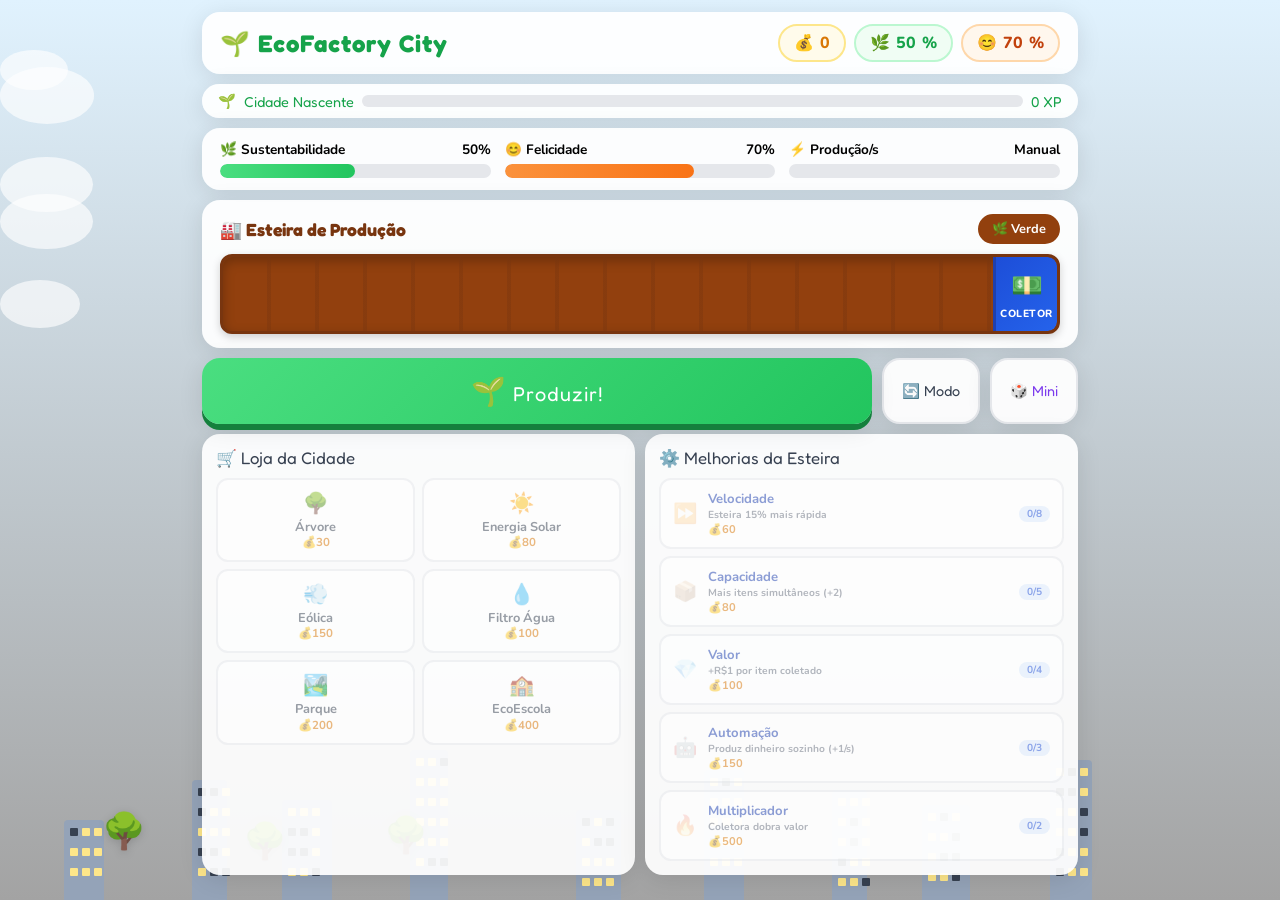
<file: Jogos/EcoFactory/ecofactory-city.html>
<!DOCTYPE html>
<html lang="pt-BR">
<head>
<meta charset="UTF-8">
<meta name="viewport" content="width=device-width, initial-scale=1.0">
<title>🌱 EcoFactory City</title>
<style>
  @import url('https://fonts.googleapis.com/css2?family=Fredoka+One&family=Nunito:wght@400;600;700;800&display=swap');

  :root {
    --eco: #4ade80;
    --eco-dark: #16a34a;
    --eco-light: #bbf7d0;
    --money: #fbbf24;
    --money-dark: #d97706;
    --dirty: #9ca3af;
    --dirty-dark: #4b5563;
    --sky-good: #bae6fd;
    --sky-bad: #d1d5db;
    --belt: #92400e;
    --belt-light: #b45309;
    --panel: rgba(255,255,255,0.92);
    --shadow: 0 4px 24px rgba(0,0,0,0.10);
    --radius: 18px;
    --font-head: 'Fredoka One', cursive;
    --font-body: 'Nunito', sans-serif;
    --city-bg: #bae6fd;
    --ground: #86efac;
    --smoke: 0;
  }

  * { box-sizing: border-box; margin: 0; padding: 0; }

  body {
    font-family: var(--font-body);
    background: var(--city-bg);
    min-height: 100vh;
    overflow-x: hidden;
    transition: background 1.5s ease;
    user-select: none;
  }

  /* ===== SKY / CITY BG ===== */
  #city-scene {
    position: fixed;
    inset: 0;
    z-index: 0;
    transition: background 2s;
    overflow: hidden;
  }

  .cloud {
    position: absolute;
    border-radius: 50%;
    background: white;
    opacity: 0.7;
    animation: drift linear infinite;
    transition: background 2s, opacity 2s;
  }
  @keyframes drift { from{transform:translateX(-200px)} to{transform:translateX(110vw)} }

  .smoke-particle {
    position: absolute;
    bottom: 0;
    width: 18px; height: 18px;
    border-radius: 50%;
    background: #6b7280;
    opacity: 0.5;
    animation: smokeUp 3s ease-out forwards;
    pointer-events: none;
  }
  @keyframes smokeUp {
    0%{transform:translateY(0) scale(0.5);opacity:0.5}
    100%{transform:translateY(-180px) scale(2.5);opacity:0}
  }

  .city-building {
    position: absolute;
    bottom: 0;
    border-radius: 4px 4px 0 0;
    transition: background 2s, box-shadow 2s;
  }

  .tree-city {
    position: absolute;
    bottom: 0;
    font-size: 2.2em;
    filter: drop-shadow(0 2px 4px rgba(0,0,0,0.15));
    transition: opacity 1s, transform 0.5s;
  }

  /* ===== LAYOUT ===== */
  #wrapper {
    position: relative;
    z-index: 1;
    min-height: 100vh;
    padding: 12px;
    display: flex;
    flex-direction: column;
    gap: 10px;
    max-width: 900px;
    margin: 0 auto;
  }

  /* ===== HEADER ===== */
  #header {
    display: flex;
    align-items: center;
    justify-content: space-between;
    background: var(--panel);
    border-radius: var(--radius);
    padding: 12px 18px;
    box-shadow: var(--shadow);
    flex-wrap: wrap;
    gap: 8px;
  }

  #header h1 {
    font-family: var(--font-head);
    font-size: 1.5em;
    color: var(--eco-dark);
    letter-spacing: 1px;
  }

  .stat-pill {
    display: flex; align-items: center; gap: 6px;
    background: #f0fdf4;
    border-radius: 30px;
    padding: 6px 14px;
    font-weight: 800;
    font-size: 1em;
    border: 2px solid var(--eco-light);
    transition: background 0.3s;
  }
  .stat-pill.money { background: #fffbeb; border-color: #fde68a; color: var(--money-dark); }
  .stat-pill.eco { color: var(--eco-dark); }
  .stat-pill.happy { background: #fff7ed; border-color: #fed7aa; color: #c2410c; }

  /* ===== BARS ===== */
  #bars-panel {
    background: var(--panel);
    border-radius: var(--radius);
    padding: 12px 18px;
    box-shadow: var(--shadow);
    display: flex; gap: 14px; flex-wrap: wrap;
  }

  .bar-item {
    flex: 1; min-width: 140px;
  }

  .bar-label {
    display: flex; justify-content: space-between; align-items: center;
    font-weight: 700; font-size: 0.85em; margin-bottom: 5px;
  }

  .bar-track {
    height: 14px;
    background: #e5e7eb;
    border-radius: 20px;
    overflow: hidden;
    position: relative;
  }

  .bar-fill {
    height: 100%;
    border-radius: 20px;
    transition: width 0.6s ease, background 0.6s;
  }

  .bar-fill.eco-fill { background: linear-gradient(90deg, #4ade80, #22c55e); }
  .bar-fill.happy-fill { background: linear-gradient(90deg, #fb923c, #f97316); }
  .bar-fill.prod-fill { background: linear-gradient(90deg, #60a5fa, #3b82f6); }

  /* ===== BELT SECTION ===== */
  #belt-section {
    background: var(--panel);
    border-radius: var(--radius);
    padding: 14px 18px;
    box-shadow: var(--shadow);
  }

  #belt-header {
    display: flex; align-items: center; justify-content: space-between;
    margin-bottom: 10px;
  }
  #belt-header h2 { font-family: var(--font-head); color: #78350f; font-size: 1.1em; }

  .belt-type-tabs {
    display: flex; gap: 6px;
  }
  .belt-tab {
    padding: 4px 12px;
    border-radius: 20px;
    border: 2px solid #d1d5db;
    background: white;
    cursor: pointer;
    font-family: var(--font-body);
    font-weight: 700;
    font-size: 0.8em;
    transition: all 0.2s;
  }
  .belt-tab.active { background: var(--belt); color: white; border-color: var(--belt); }
  .belt-tab:not(.active):hover { border-color: var(--belt); color: var(--belt); }

  #belt-container {
    position: relative;
    background: #92400e;
    border-radius: 12px;
    height: 80px;
    overflow: hidden;
    border: 3px solid #78350f;
    box-shadow: inset 0 4px 12px rgba(0,0,0,0.25), 0 3px 8px rgba(0,0,0,0.18);
  }

  /* belt stripes */
  #belt-container::before {
    content: '';
    position: absolute;
    inset: 0;
    background: repeating-linear-gradient(90deg, transparent 0px, transparent 44px, rgba(120,53,15,0.4) 44px, rgba(120,53,15,0.4) 48px);
    animation: beltMove linear infinite;
    border-radius: 9px;
  }
  @keyframes beltMove { from{background-position:0 0} to{background-position:-48px 0} }

  /* adjust animation speed via JS */

  .belt-item {
    position: absolute;
    top: 50%;
    transform: translateY(-50%);
    font-size: 2em;
    animation: beltTravel linear forwards;
    filter: drop-shadow(0 2px 4px rgba(0,0,0,0.3));
    z-index: 2;
    pointer-events: none;
  }
  @keyframes beltTravel {
    from { left: 0; }
    to { left: calc(100% + 40px); }
  }

  /* collector at end */
  #collector {
    position: absolute;
    right: 0; top: 0; bottom: 0;
    width: 64px;
    background: linear-gradient(135deg, #1d4ed8, #2563eb);
    display: flex; flex-direction: column; align-items: center; justify-content: center;
    gap: 3px;
    z-index: 3;
    border-radius: 0 9px 9px 0;
    border-left: 3px solid #1e40af;
  }
  #collector span { font-size: 1.6em; }
  #collector small { color: white; font-size: 0.65em; font-weight: 800; letter-spacing: 0.5px; }

  .coin-pop {
    position: absolute;
    right: 32px;
    top: 8px;
    font-size: 1.2em;
    font-weight: 800;
    color: var(--money);
    animation: coinPop 1s ease-out forwards;
    pointer-events: none;
    z-index: 10;
    text-shadow: 0 2px 4px rgba(0,0,0,0.3);
  }
  @keyframes coinPop {
    0% { transform: translateY(0) scale(0.5); opacity: 1; }
    100% { transform: translateY(-60px) scale(1.2); opacity: 0; }
  }

  /* ===== CLICK BUTTON ===== */
  #action-row {
    display: flex; gap: 10px; align-items: stretch;
  }

  #click-btn {
    flex: 1;
    padding: 16px;
    border: none;
    border-radius: var(--radius);
    font-family: var(--font-head);
    font-size: 1.25em;
    cursor: pointer;
    background: linear-gradient(135deg, #4ade80, #22c55e);
    color: white;
    box-shadow: 0 6px 0 #15803d, var(--shadow);
    transition: transform 0.08s, box-shadow 0.08s;
    letter-spacing: 1px;
    position: relative;
    overflow: hidden;
  }
  #click-btn:active {
    transform: translateY(4px);
    box-shadow: 0 2px 0 #15803d, var(--shadow);
  }
  #click-btn.polluting {
    background: linear-gradient(135deg, #f87171, #ef4444);
    box-shadow: 0 6px 0 #b91c1c, var(--shadow);
  }
  #click-btn.polluting:active { box-shadow: 0 2px 0 #b91c1c; }

  #click-btn .btn-icon { font-size: 1.4em; }

  #mode-toggle {
    padding: 14px 18px;
    border: none;
    border-radius: var(--radius);
    background: var(--panel);
    font-family: var(--font-head);
    font-size: 0.9em;
    cursor: pointer;
    box-shadow: var(--shadow);
    border: 2px solid #e5e7eb;
    color: #374151;
    transition: all 0.2s;
  }
  #mode-toggle:hover { border-color: var(--eco); color: var(--eco-dark); }

  /* ===== SHOP + UPGRADES ===== */
  #bottom-row {
    display: flex; gap: 10px; flex-wrap: wrap;
  }

  #shop-panel, #upgrades-panel {
    flex: 1; min-width: 240px;
    background: var(--panel);
    border-radius: var(--radius);
    padding: 14px;
    box-shadow: var(--shadow);
  }

  .panel-title {
    font-family: var(--font-head);
    font-size: 1.05em;
    color: #374151;
    margin-bottom: 10px;
    display: flex; align-items: center; gap: 6px;
  }

  .shop-grid {
    display: grid;
    grid-template-columns: 1fr 1fr;
    gap: 7px;
  }

  .shop-btn {
    padding: 10px 8px;
    border-radius: 12px;
    border: 2px solid #e5e7eb;
    background: white;
    cursor: pointer;
    font-family: var(--font-body);
    font-weight: 700;
    font-size: 0.8em;
    text-align: center;
    transition: all 0.18s;
    line-height: 1.3;
    color: #374151;
  }
  .shop-btn:hover:not(:disabled) {
    border-color: var(--eco);
    background: #f0fdf4;
    transform: translateY(-2px);
    box-shadow: 0 4px 8px rgba(74,222,128,0.2);
  }
  .shop-btn:disabled { opacity: 0.5; cursor: not-allowed; }
  .shop-btn .item-cost { color: var(--money-dark); font-size: 0.9em; }
  .shop-btn .item-icon { font-size: 1.6em; display: block; margin-bottom: 2px; }
  .shop-btn.bought { background: #f0fdf4; border-color: var(--eco); color: var(--eco-dark); }

  .upgrade-list { display: flex; flex-direction: column; gap: 7px; }

  .upgrade-btn {
    display: flex; align-items: center; gap: 10px;
    padding: 10px 12px;
    border-radius: 12px;
    border: 2px solid #e5e7eb;
    background: white;
    cursor: pointer;
    font-family: var(--font-body);
    font-weight: 700;
    font-size: 0.82em;
    transition: all 0.18s;
    text-align: left;
  }
  .upgrade-btn:hover:not(:disabled) {
    border-color: #60a5fa;
    background: #eff6ff;
    transform: translateX(3px);
  }
  .upgrade-btn:disabled { opacity: 0.5; cursor: not-allowed; }
  .upgrade-icon { font-size: 1.5em; }
  .upgrade-info { flex: 1; }
  .upgrade-name { color: #1e40af; }
  .upgrade-cost { color: var(--money-dark); font-size: 0.85em; }
  .upgrade-level { background: #dbeafe; color: #1d4ed8; border-radius: 8px; padding: 1px 8px; font-size: 0.78em; }

  /* ===== EVENT POPUP ===== */
  #event-overlay {
    display: none;
    position: fixed;
    inset: 0;
    background: rgba(0,0,0,0.55);
    z-index: 100;
    align-items: center;
    justify-content: center;
    backdrop-filter: blur(4px);
  }
  #event-overlay.show { display: flex; }

  #event-card {
    background: white;
    border-radius: 24px;
    padding: 28px 32px;
    max-width: 380px;
    width: 90%;
    box-shadow: 0 20px 60px rgba(0,0,0,0.25);
    text-align: center;
    animation: popIn 0.35s cubic-bezier(0.34,1.56,0.64,1);
  }
  @keyframes popIn {
    from { transform: scale(0.6); opacity: 0; }
    to { transform: scale(1); opacity: 1; }
  }

  #event-card .event-icon { font-size: 3em; margin-bottom: 10px; }
  #event-card h3 { font-family: var(--font-head); font-size: 1.4em; color: #1f2937; margin-bottom: 8px; }
  #event-card p { color: #6b7280; font-size: 0.9em; margin-bottom: 20px; line-height: 1.5; }

  .event-btns { display: flex; gap: 10px; }
  .event-accept, .event-refuse {
    flex: 1; padding: 12px; border: none; border-radius: 14px;
    font-family: var(--font-head); font-size: 1em; cursor: pointer;
    transition: transform 0.15s, box-shadow 0.15s;
  }
  .event-accept { background: linear-gradient(135deg, #f87171, #ef4444); color: white; box-shadow: 0 4px 0 #b91c1c; }
  .event-refuse { background: linear-gradient(135deg, #4ade80, #22c55e); color: white; box-shadow: 0 4px 0 #15803d; }
  .event-accept:active, .event-refuse:active { transform: translateY(3px); box-shadow: 0 1px 0; }

  .event-effect { font-size: 0.78em; margin-top: 3px; opacity: 0.8; }

  /* ===== MINIGAME ===== */
  #minigame-overlay {
    display: none;
    position: fixed;
    inset: 0;
    background: rgba(0,0,0,0.6);
    z-index: 100;
    align-items: center;
    justify-content: center;
    backdrop-filter: blur(4px);
  }
  #minigame-overlay.show { display: flex; }

  #minigame-card {
    background: white;
    border-radius: 24px;
    padding: 24px;
    max-width: 360px;
    width: 90%;
    box-shadow: 0 20px 60px rgba(0,0,0,0.25);
    text-align: center;
    animation: popIn 0.35s cubic-bezier(0.34,1.56,0.64,1);
  }
  #minigame-card h3 { font-family: var(--font-head); font-size: 1.3em; margin-bottom: 8px; color: #1f2937; }
  #minigame-card p { color: #6b7280; font-size: 0.88em; margin-bottom: 14px; }
  #minigame-area {
    min-height: 120px;
    border: 2px dashed #d1d5db;
    border-radius: 14px;
    display: flex; align-items: center; justify-content: center;
    flex-wrap: wrap;
    gap: 10px;
    padding: 12px;
    margin-bottom: 12px;
  }
  .trash-item {
    font-size: 2.4em;
    cursor: pointer;
    transition: transform 0.15s;
    line-height: 1;
  }
  .trash-item:hover { transform: scale(1.25) rotate(-10deg); }
  #mg-timer { font-size: 2em; font-family: var(--font-head); color: #ef4444; }
  #mg-score { font-weight: 800; color: var(--eco-dark); }

  /* ===== TOAST ===== */
  #toast-container {
    position: fixed;
    bottom: 20px; right: 20px;
    z-index: 200;
    display: flex; flex-direction: column; gap: 8px;
  }

  .toast {
    background: white;
    border-radius: 14px;
    padding: 12px 18px;
    font-weight: 700;
    font-size: 0.9em;
    box-shadow: 0 8px 24px rgba(0,0,0,0.15);
    animation: toastIn 0.3s ease, toastOut 0.4s 2.3s forwards;
    display: flex; align-items: center; gap: 8px;
    border-left: 4px solid var(--eco);
  }
  .toast.money-toast { border-color: var(--money); }
  .toast.warn-toast { border-color: #ef4444; }
  @keyframes toastIn { from{transform:translateX(120px);opacity:0} to{transform:translateX(0);opacity:1} }
  @keyframes toastOut { to{transform:translateX(120px);opacity:0} }

  /* ===== LEVEL BADGE ===== */
  #level-badge {
    background: var(--panel);
    border-radius: var(--radius);
    padding: 8px 16px;
    text-align: center;
    box-shadow: var(--shadow);
    font-family: var(--font-head);
    color: var(--eco-dark);
    font-size: 0.9em;
    display: flex; align-items: center; justify-content: center; gap: 8px;
  }

  #progress-bar-track {
    flex: 1;
    height: 12px;
    background: #e5e7eb;
    border-radius: 20px;
    overflow: hidden;
  }
  #progress-bar-fill {
    height: 100%;
    background: linear-gradient(90deg, var(--eco), #86efac);
    border-radius: 20px;
    transition: width 0.5s ease;
  }

  /* Responsive */
  @media(max-width: 540px) {
    #header h1 { font-size: 1.2em; }
    .stat-pill { font-size: 0.85em; padding: 5px 10px; }
    #click-btn { font-size: 1em; }
    .shop-grid { grid-template-columns: 1fr 1fr; }
  }

  .auto-badge {
    position: absolute;
    top: -8px; right: -8px;
    background: #7c3aed;
    color: white;
    font-size: 0.55em;
    padding: 2px 7px;
    border-radius: 20px;
    font-weight: 800;
    letter-spacing: 0.5px;
  }

  #fps-counter {
    position: fixed; bottom: 8px; left: 12px;
    font-size: 0.7em; color: rgba(0,0,0,0.25);
    z-index: 300;
    font-family: monospace;
  }
</style>
</head>
<body>

<div id="city-scene"></div>

<div id="wrapper">
  <!-- HEADER -->
  <div id="header">
    <h1>🌱 EcoFactory City</h1>
    <div style="display:flex;gap:8px;flex-wrap:wrap;">
      <div class="stat-pill money">💰 <span id="money-display">0</span></div>
      <div class="stat-pill eco">🌿 <span id="eco-display">50</span>%</div>
      <div class="stat-pill happy">😊 <span id="happy-display">70</span>%</div>
    </div>
  </div>

  <!-- LEVEL -->
  <div id="level-badge">
    <span id="level-icon">🌱</span>
    <span id="level-name">Cidade Nascente</span>
    <div id="progress-bar-track">
      <div id="progress-bar-fill" style="width:5%"></div>
    </div>
    <span id="level-xp">0 XP</span>
  </div>

  <!-- BARS -->
  <div id="bars-panel">
    <div class="bar-item">
      <div class="bar-label">
        <span>🌿 Sustentabilidade</span><span id="eco-pct">50%</span>
      </div>
      <div class="bar-track"><div class="bar-fill eco-fill" id="eco-bar" style="width:50%"></div></div>
    </div>
    <div class="bar-item">
      <div class="bar-label">
        <span>😊 Felicidade</span><span id="happy-pct">70%</span>
      </div>
      <div class="bar-track"><div class="bar-fill happy-fill" id="happy-bar" style="width:70%"></div></div>
    </div>
    <div class="bar-item">
      <div class="bar-label">
        <span>⚡ Produção/s</span><span id="prod-display">0</span>
      </div>
      <div class="bar-track"><div class="bar-fill prod-fill" id="prod-bar" style="width:5%"></div></div>
    </div>
  </div>

  <!-- BELT -->
  <div id="belt-section">
    <div id="belt-header">
      <h2>🏭 Esteira de Produção</h2>
      <div class="belt-type-tabs">
        <button class="belt-tab active" data-type="green" onclick="setBeltType('green')">🌿 Verde</button>
        <button class="belt-tab" data-type="recycle" onclick="setBeltType('recycle')" id="tab-recycle" style="display:none">♻️ Recicla</button>
        <button class="belt-tab" data-type="energy" onclick="setBeltType('energy')" id="tab-energy" style="display:none">⚡ Energia</button>
      </div>
    </div>
    <div id="belt-container">
      <div id="collector">
        <span>💵</span>
        <small>COLETOR</small>
      </div>
    </div>
  </div>

  <!-- ACTION ROW -->
  <div id="action-row">
    <button id="click-btn" onclick="clickProduce()">
      <span class="btn-icon">🌱</span> Produzir!
    </button>
    <button id="mode-toggle" onclick="toggleMode()">🔄 Modo</button>
    <button id="minigame-btn" onclick="openMinigame()" style="padding:14px 18px;border:none;border-radius:18px;background:var(--panel);font-family:var(--font-head);font-size:0.9em;cursor:pointer;box-shadow:var(--shadow);border:2px solid #e5e7eb;color:#7c3aed;">🎲 Mini</button>
  </div>

  <!-- BOTTOM ROW -->
  <div id="bottom-row">
    <!-- SHOP -->
    <div id="shop-panel">
      <div class="panel-title">🛒 Loja da Cidade</div>
      <div class="shop-grid" id="shop-grid">
        <!-- populated by JS -->
      </div>
    </div>

    <!-- UPGRADES -->
    <div id="upgrades-panel">
      <div class="panel-title">⚙️ Melhorias da Esteira</div>
      <div class="upgrade-list" id="upgrade-list">
        <!-- populated by JS -->
      </div>
    </div>
  </div>
</div>

<!-- EVENT POPUP -->
<div id="event-overlay">
  <div id="event-card">
    <div class="event-icon" id="ev-icon">📢</div>
    <h3 id="ev-title">Evento!</h3>
    <p id="ev-desc">Descrição do evento.</p>
    <div class="event-btns">
      <button class="event-accept" onclick="resolveEvent(true)">
        💰 Aceitar<br><span class="event-effect" id="ev-accept-effect"></span>
      </button>
      <button class="event-refuse" onclick="resolveEvent(false)">
        🌱 Recusar<br><span class="event-effect" id="ev-refuse-effect"></span>
      </button>
    </div>
  </div>
</div>

<!-- MINIGAME OVERLAY -->
<div id="minigame-overlay">
  <div id="minigame-card">
    <h3>♻️ Separar o Lixo!</h3>
    <p>Clique <strong>apenas nos recicláveis</strong> ♻️ antes do tempo acabar! Cada erro tira R$25 do prêmio.</p>
    <div id="minigame-area"></div>
    <div style="display:flex;justify-content:space-between;align-items:center">
      <div>⏱️ <span id="mg-timer">10</span>s</div>
      <div>❌ <span id="mg-score">0 erros</span></div>
    </div>
    <button onclick="closeMinigame()" style="margin-top:12px;padding:8px 22px;border:none;border-radius:12px;background:#e5e7eb;cursor:pointer;font-family:var(--font-head)">Fechar</button>
  </div>
</div>

<!-- LEVEL UP MODAL -->
<div id="levelup-overlay" style="display:none;position:fixed;inset:0;background:rgba(0,0,0,0.55);z-index:110;align-items:center;justify-content:center;backdrop-filter:blur(4px);">
  <div id="levelup-card" style="background:white;border-radius:28px;padding:36px 32px;max-width:360px;width:90%;box-shadow:0 24px 64px rgba(0,0,0,0.25);text-align:center;animation:popIn 0.4s cubic-bezier(0.34,1.56,0.64,1);">
    <div style="font-size:3.5em;margin-bottom:8px" id="lu-icon">🌿</div>
    <div style="font-family:var(--font-head);font-size:1.1em;color:#6b7280;margin-bottom:4px">CIDADE EVOLUIU!</div>
    <div style="font-family:var(--font-head);font-size:1.8em;color:var(--eco-dark);margin-bottom:8px" id="lu-name">Vilarejo Verde</div>
    <div style="color:#6b7280;font-size:0.9em;margin-bottom:24px" id="lu-desc">Continue produzindo e comprando melhorias!</div>
    <button onclick="closeLevelUp()" style="padding:14px 40px;border:none;border-radius:16px;background:linear-gradient(135deg,#4ade80,#22c55e);color:white;font-family:var(--font-head);font-size:1.1em;cursor:pointer;box-shadow:0 4px 0 #15803d;">🎉 Continuar!</button>
  </div>
</div>

<!-- GAME OVER -->
<div id="gameover-overlay" style="display:none;position:fixed;inset:0;background:rgba(0,0,0,0.75);z-index:120;align-items:center;justify-content:center;backdrop-filter:blur(6px);">
  <div style="background:white;border-radius:28px;padding:36px 32px;max-width:380px;width:90%;box-shadow:0 24px 64px rgba(0,0,0,0.35);text-align:center;animation:popIn 0.4s cubic-bezier(0.34,1.56,0.64,1);">
    <div style="font-size:4em;margin-bottom:8px">💀</div>
    <div style="font-family:var(--font-head);font-size:2em;color:#ef4444;margin-bottom:8px">GAME OVER</div>
    <div style="color:#6b7280;font-size:0.95em;margin-bottom:8px">A sustentabilidade chegou a <strong>0%</strong>.<br>Sua cidade foi destruída pela poluição!</div>
    <div style="background:#fef2f2;border-radius:14px;padding:12px;margin-bottom:20px;font-size:0.9em;color:#991b1b">
      💰 Total ganho: <strong id="go-money">0</strong><br>
      🏆 XP acumulado: <strong id="go-xp">0</strong>
    </div>
    <button onclick="restartGame()" style="padding:14px 40px;border:none;border-radius:16px;background:linear-gradient(135deg,#4ade80,#22c55e);color:white;font-family:var(--font-head);font-size:1.1em;cursor:pointer;box-shadow:0 4px 0 #15803d;">🔄 Tentar de Novo</button>
  </div>
</div>

<!-- WIN SCREEN -->
<div id="win-overlay" style="display:none;position:fixed;inset:0;background:rgba(0,0,0,0.7);z-index:120;align-items:center;justify-content:center;backdrop-filter:blur(6px);">
  <div style="background:linear-gradient(135deg,#f0fdf4,#dcfce7);border-radius:28px;padding:36px 32px;max-width:400px;width:90%;box-shadow:0 24px 64px rgba(0,0,0,0.3);text-align:center;animation:popIn 0.4s cubic-bezier(0.34,1.56,0.64,1);border:3px solid #4ade80;">
    <div style="font-size:4em;margin-bottom:8px">🏆</div>
    <div style="font-family:var(--font-head);font-size:2em;color:var(--eco-dark);margin-bottom:6px">PARABÉNS!</div>
    <div style="font-family:var(--font-head);font-size:1.2em;color:#16a34a;margin-bottom:10px">✨ EcoParaíso Alcançado! ✨</div>
    <div style="color:#374151;font-size:0.92em;margin-bottom:12px">Você transformou sua cidade numa capital sustentável! O planeta agradece! 🌍</div>
    <div style="background:white;border-radius:14px;padding:14px;margin-bottom:20px;font-size:0.9em;color:#374151">
      💰 Total ganho: <strong id="win-money">0</strong><br>
      🌿 Sustentabilidade: <strong id="win-eco">0</strong>%<br>
      🏆 XP acumulado: <strong id="win-xp">0</strong>
    </div>
    <button onclick="restartGame()" style="padding:14px 40px;border:none;border-radius:16px;background:linear-gradient(135deg,#4ade80,#22c55e);color:white;font-family:var(--font-head);font-size:1.1em;cursor:pointer;box-shadow:0 4px 0 #15803d;margin-right:8px;">🔄 Jogar Novamente</button>
  </div>
</div>

<!-- TOAST CONTAINER -->
<div id="toast-container"></div>
<div id="fps-counter"></div>

<script>
// ============================================================
//  GAME STATE
// ============================================================
const G = {
  money: 0,
  eco: 50,
  happy: 70,
  xp: 0,
  level: 0,
  beltType: 'green',
  beltCapacity: 3,
  beltItemValue: 1,
  beltValueMult: 1,
  autoProduceRate: 0,
  itemsOnBelt: 0,
  totalItems: 0,
  totalEarned: 0,
  lastTick: Date.now(),
  tickDelta: 0,
  // eco decay / gain
  ecoDecayRate: 0.4,
  ecoGainRate: 0.2,
  happyDecayRate: 0.1,
  // city items bought
  trees: 0,
  solar: 0,
  windmills: 0,
  waterFilter: 0,
  // upgrades
  upgSpeed: 0,
  upgCapacity: 0,
  upgValue: 0,
  upgAuto: 0,
  upgMult: 0,
  // mode
  polluting: false,
  gameOver: false,
  gameWon: false,
  // unlocks
  unlockedRecycle: false,
  unlockedEnergy: false,
  // event cooldown
  nextEvent: 30,
  eventElapsed: 0,
  eventActive: false,
  // smoke particles timer
  smokeTimer: 0,
};

const LEVELS = [
  { xp: 0,    name: 'Cidade Nascente',       icon: '🌱' },
  { xp: 120,  name: 'Vilarejo Verde',         icon: '🌿' },
  { xp: 350,  name: 'Cidade Limpa',           icon: '🏡' },
  { xp: 800,  name: 'Metrópole Sustentável',  icon: '🌳' },
  { xp: 1800, name: 'Capital Ecológica',      icon: '🌍' },
  { xp: 3500, name: 'EcoParaíso',             icon: '✨' },
];

const BELT_ITEMS = {
  green:      { eco: true,  icons: ['🌱','🌿','🍃','🌾'], label: 'Produzir Planta', color: '#22c55e' },
  recycle:    { eco: true,  icons: ['♻️','📦','🗃️','🥤'], label: 'Reciclar',        color: '#0ea5e9' },
  energy:     { eco: true,  icons: ['⚡','☀️','💧','🔋'], label: 'Gerar Energia',   color: '#8b5cf6' },
  industrial: { eco: false, icons: ['⚙️','🔩','🔧','💊'], label: 'Produzir Peça',   color: '#ef4444' },
};

// ecoBtn=true means "Recusar" is the green eco choice; moneyBtn=true means "Aceitar" is the red money choice
const EVENTS = [
  { icon:'🏭', title:'Nova Fábrica!',         desc:'Uma empresa quer abrir uma fábrica em sua cidade. Muito lucro, muita poluição.', acceptMoney:200, acceptEco:-20, refuseEco:12, refuseMoney:0 },
  { icon:'🌳', title:'Plantação Comunitária', desc:'Moradores querem plantar árvores no centro. Custa dinheiro mas melhora a cidade.', acceptMoney:0,   acceptEco:20,  refuseEco:0,   refuseMoney:0, acceptIsEco:true },
  { icon:'⛽', title:'Oferta de Petróleo',    desc:'Uma empresa quer explorar petróleo. $$ rápido mas desastre ambiental.', acceptMoney:350, acceptEco:-35, refuseEco:15, refuseMoney:0 },
  { icon:'☀️', title:'Subsídio Solar',        desc:'O governo oferece subsídio para energia solar. Ótimo para o meio ambiente!', acceptMoney:0,   acceptEco:25,  refuseEco:0,   refuseMoney:0, acceptIsEco:true },
  { icon:'🐟', title:'Pesca Industrial',      desc:'Empresas de pesca querem usar o lago. Bom dinheiro mas afeta os peixes.', acceptMoney:180, acceptEco:-15, refuseEco:10, refuseMoney:0 },
  { icon:'🚌', title:'Transporte Verde',      desc:'Implementar ônibus elétricos. Aumenta a felicidade e a sustentabilidade!', acceptMoney:0,   acceptEco:18,  refuseEco:0,   refuseMoney:0, acceptIsEco:true },
  { icon:'🏗️', title:'Loteamento Urbano',     desc:'Construtora quer derrubar área verde para construir prédios. Muito dinheiro.', acceptMoney:280, acceptEco:-25, refuseEco:8,  refuseMoney:0 },
  { icon:'🌊', title:'Energia das Marés',     desc:'Projeto de energia renovável das marés. Caro mas sustentável!', acceptMoney:0,   acceptEco:22,  refuseEco:0,   refuseMoney:0, acceptIsEco:true },
];

const SHOP_ITEMS = [
  { id:'tree',       icon:'🌳', name:'Árvore',       cost:30,   eco:8,   happy:3,   effect:'eco' },
  { id:'solar',      icon:'☀️', name:'Energia Solar', cost:80,   eco:12,  happy:5,   effect:'eco' },
  { id:'windmill',   icon:'💨', name:'Eólica',        cost:150,  eco:18,  happy:7,   effect:'eco' },
  { id:'waterfilter',icon:'💧', name:'Filtro Água',   cost:100,  eco:10,  happy:10,  effect:'both' },
  { id:'park',       icon:'🏞️', name:'Parque',        cost:200,  eco:20,  happy:15,  effect:'both' },
  { id:'school',     icon:'🏫', name:'EcoEscola',     cost:400,  eco:15,  happy:20,  effect:'both' },
];

const UPGRADES = [
  { id:'speed',    icon:'⏩', name:'Velocidade',   desc:'Esteira 15% mais rápida',       costs:[60,120,200,320,500,800,1200,1800],  maxLevel:8 },
  { id:'capacity', icon:'📦', name:'Capacidade',   desc:'Mais itens simultâneos (+2)',    costs:[80,200,400,700,1100],               maxLevel:5 },
  { id:'value',    icon:'💎', name:'Valor',         desc:'+R$1 por item coletado',        costs:[100,250,500,1000],                  maxLevel:4 },
  { id:'auto',     icon:'🤖', name:'Automação',     desc:'Produz dinheiro sozinho (+1/s)',costs:[150,350,700],                       maxLevel:3 },
  { id:'mult',     icon:'🔥', name:'Multiplicador', desc:'Coletora dobra valor',          costs:[500,1200],                          maxLevel:2 },
];

// City shop counts
const shopCounts = {};
SHOP_ITEMS.forEach(s => shopCounts[s.id] = 0);

// ============================================================
//  BELT LOGIC
// ============================================================
let beltItemsQueue = [];

function getBeltDuration() {
  // base 4s, each speed upgrade = 15% faster
  return Math.max(1.0, 4 / (1 + G.upgSpeed * 0.15));
}

function spawnBeltItem(manual = false) {
  if (G.itemsOnBelt >= G.beltCapacity) return false;
  const bi = BELT_ITEMS[G.beltType];
  const icon = bi.icons[Math.floor(Math.random() * bi.icons.length)];
  const el = document.createElement('div');
  el.className = 'belt-item';
  el.textContent = icon;
  const dur = getBeltDuration();
  el.style.animationDuration = dur + 's';
  // random vertical offset
  el.style.top = (30 + Math.random() * 20) + '%';
  document.getElementById('belt-container').appendChild(el);
  G.itemsOnBelt++;
  G.totalItems++;

  // on finish
  const timeout = dur * 1000;
  setTimeout(() => {
    el.remove();
    G.itemsOnBelt = Math.max(0, G.itemsOnBelt - 1);
    collectItem(bi.eco);
  }, timeout - 50);

  return true;
}

function collectItem(isEco) {
  // beltItemValue = 1 + upgValue (each level adds R$1)
  const baseVal = 1 + G.upgValue;
  const mult = 1 + G.upgMult;
  const happyBonus = 1 + (G.happy - 50) / 200;
  const earned = Math.floor(baseVal * mult * happyBonus * (isEco ? 1 : 2.5));
  G.money += earned;
  G.totalEarned += earned;
  G.xp += isEco ? 2 : 1;

  if (isEco) {
    G.eco = Math.min(100, G.eco + 0.3);
  } else {
    G.eco = Math.max(0, G.eco - 1.5);
  }

  showCoinPop('+' + earned + '💰');
  updateUI();
  checkLevel();
}

function showCoinPop(txt) {
  const pop = document.createElement('div');
  pop.className = 'coin-pop';
  pop.textContent = txt;
  document.getElementById('belt-container').appendChild(pop);
  setTimeout(() => pop.remove(), 1000);
}

// ============================================================
//  CLICK
// ============================================================
function clickProduce() {
  if (!spawnBeltItem(true)) {
    showToast('⚠️ Esteira cheia! Aguarde...', 'warn');
    return;
  }
  const btn = document.getElementById('click-btn');
  btn.style.transform = 'scale(0.93) translateY(4px)';
  btn.style.boxShadow = '0 2px 0 ' + (G.polluting ? '#b91c1c' : '#15803d');
  setTimeout(() => { btn.style.transform = ''; btn.style.boxShadow = ''; }, 100);
}

function toggleMode() {
  G.polluting = !G.polluting;
  const btn = document.getElementById('click-btn');
  const tog = document.getElementById('mode-toggle');
  if (G.polluting) {
    G.beltType = 'industrial';
    document.querySelectorAll('.belt-tab').forEach(t => t.classList.toggle('active', t.dataset.type === 'industrial'));
    btn.classList.add('polluting');
    btn.innerHTML = '<span class="btn-icon">🏭</span> Poluir!';
    tog.textContent = '🌱 Modo Verde';
    showToast('🏭 Modo Industrial! +💰 mas -🌿', 'warn');
  } else {
    G.beltType = 'green';
    document.querySelectorAll('.belt-tab').forEach(t => t.classList.toggle('active', t.dataset.type === 'green'));
    btn.classList.remove('polluting');
    btn.innerHTML = '<span class="btn-icon">🌱</span> Produzir!';
    tog.textContent = '🔄 Modo';
    showToast('🌱 Modo Verde! +🌿 sustentabilidade', '');
  }
}

function setBeltType(type) {
  G.beltType = type;
  document.querySelectorAll('.belt-tab').forEach(t => {
    t.classList.toggle('active', t.dataset.type === type);
  });
  // update belt color
  const bi = BELT_ITEMS[type];
  document.getElementById('belt-container').style.background = adjustColor(bi.color);
}

function adjustColor(hex) {
  // darken a bit for belt bg
  return '#92400e'; // keep wood look
}

// ============================================================
//  AUTO PRODUCTION — spawns items on belt automatically
// ============================================================
let autoIncomeTimer = 0;

function tickAutoProduction(dt) {
  if (G.upgAuto <= 0) return;
  autoIncomeTimer += dt;
  const rate = G.upgAuto; // items per second
  while (autoIncomeTimer >= 1 / rate) {
    autoIncomeTimer -= 1 / rate;
    spawnBeltItem(false);
  }
}

// ============================================================
//  DECAY / GAIN
// ============================================================
function tickEcoDynamics(dt) {
  const ecoSupport = (shopCounts.tree||0) * 0.05 + (shopCounts.solar||0) * 0.12 + (shopCounts.windmill||0) * 0.2 + (shopCounts.waterfilter||0) * 0.08;
  let ecoChange = -G.ecoDecayRate * dt + ecoSupport * dt;
  if (G.polluting) ecoChange -= 0.8 * dt;
  G.eco = Math.max(0, Math.min(100, G.eco + ecoChange));

  // happy depends on eco
  const targetHappy = 40 + G.eco * 0.6 + (shopCounts.park || 0) * 5 + (shopCounts.school || 0) * 8;
  G.happy += (targetHappy - G.happy) * 0.01 * dt;
  G.happy = Math.max(0, Math.min(100, G.happy));

  // game over check
  if (G.eco <= 0 && !G.gameOver) triggerGameOver();
}

// ============================================================
//  EVENTS
// ============================================================
let currentEvent = null;

function tickEvents(dt) {
  if (G.eventActive) return;
  G.eventElapsed += dt;
  if (G.eventElapsed >= G.nextEvent) {
    G.eventElapsed = 0;
    G.nextEvent = 25 + Math.random() * 35;
    triggerEvent();
  }
}

function triggerEvent() {
  currentEvent = EVENTS[Math.floor(Math.random() * EVENTS.length)];
  const ev = currentEvent;
  document.getElementById('ev-icon').textContent = ev.icon;
  document.getElementById('ev-title').textContent = ev.title;
  document.getElementById('ev-desc').textContent = ev.desc;

  // Aceitar effect text
  const acceptEffects = [];
  if (ev.acceptMoney > 0) acceptEffects.push('+' + ev.acceptMoney + '💰');
  if (ev.acceptMoney < 0) acceptEffects.push(ev.acceptMoney + '💰');
  if (ev.acceptEco > 0)   acceptEffects.push('+' + ev.acceptEco + '🌿');
  if (ev.acceptEco < 0)   acceptEffects.push(ev.acceptEco + '🌿');
  document.getElementById('ev-accept-effect').textContent = acceptEffects.join(' ');

  // Recusar effect text
  const refuseEffects = [];
  if (ev.refuseMoney > 0) refuseEffects.push('+' + ev.refuseMoney + '💰');
  if (ev.refuseEco > 0)   refuseEffects.push('+' + ev.refuseEco + '🌿');
  if (ev.refuseEco < 0)   refuseEffects.push(ev.refuseEco + '🌿');
  document.getElementById('ev-refuse-effect').textContent = refuseEffects.join(' ') || 'Sem alteração';

  // Color buttons: green = eco gain, red = money gain but eco loss
  const acceptBtn = document.querySelector('.event-accept');
  const refuseBtn = document.querySelector('.event-refuse');
  if (ev.acceptIsEco) {
    // Aceitar is the eco choice
    acceptBtn.style.background = 'linear-gradient(135deg, #4ade80, #22c55e)';
    acceptBtn.style.boxShadow = '0 4px 0 #15803d';
    refuseBtn.style.background = 'linear-gradient(135deg, #94a3b8, #64748b)';
    refuseBtn.style.boxShadow = '0 4px 0 #475569';
  } else {
    // Aceitar is the money (polluting) choice, Recusar is eco
    acceptBtn.style.background = 'linear-gradient(135deg, #f87171, #ef4444)';
    acceptBtn.style.boxShadow = '0 4px 0 #b91c1c';
    refuseBtn.style.background = 'linear-gradient(135deg, #4ade80, #22c55e)';
    refuseBtn.style.boxShadow = '0 4px 0 #15803d';
  }

  document.getElementById('event-overlay').classList.add('show');
  G.eventActive = true;
}

function resolveEvent(accept) {
  if (!currentEvent) return;
  const ev = currentEvent;
  if (accept) {
    G.money = Math.max(0, G.money + ev.acceptMoney);
    G.eco = Math.max(0, Math.min(100, G.eco + ev.acceptEco));
    if (ev.acceptIsEco) showToast('🌱 Aceito! Ótima escolha ecológica!', '');
    else if (ev.acceptEco < 0) showToast('🏭 Aceito! +dinheiro mas -sustentabilidade', 'warn');
    else showToast('✅ Aceito!', '');
  } else {
    // Recusar: only eco gain, zero money change
    G.eco = Math.max(0, Math.min(100, G.eco + ev.refuseEco));
    if (ev.refuseEco > 0) showToast('🌿 Recusado! Cidade mais verde!', '');
    else showToast('😬 Recusado.', 'warn');
  }
  document.getElementById('event-overlay').classList.remove('show');
  G.eventActive = false;
  currentEvent = null;
  updateUI();
}

// ============================================================
//  MINIGAME
// ============================================================
let mgTimer = null, mgMistakes = 0, mgHits = 0, mgTime = 0;
const RECYCLABLE = ['♻️','📦','🗃️','🥤','📰','🍶'];
const ORGANIC = ['🍌','🍎','🥬','🍞','🐟','🌽'];

function openMinigame() {
  if (mgTimer) return;
  if (G.gameOver || G.gameWon) return;
  mgMistakes = 0;
  mgHits = 0;
  mgTime = 10;
  document.getElementById('mg-score').textContent = '0 erros';
  document.getElementById('mg-timer').textContent = mgTime;
  buildMinigameItems(25);
  document.getElementById('minigame-overlay').classList.add('show');
  mgTimer = setInterval(() => {
    mgTime--;
    document.getElementById('mg-timer').textContent = mgTime;
    if (mgTime <= 0) endMinigame();
  }, 1000);
}

function buildMinigameItems(count) {
  const area = document.getElementById('minigame-area');
  area.innerHTML = '';
  for (let i = 0; i < count; i++) {
    area.appendChild(createTrashEl());
  }
}

function createTrashEl() {
  const isRec = Math.random() > 0.45;
  const arr = isRec ? RECYCLABLE : ORGANIC;
  const icon = arr[Math.floor(Math.random() * arr.length)];
  const el = document.createElement('div');
  el.className = 'trash-item';
  el.textContent = icon;
  el.dataset.rec = isRec ? '1' : '0';
  el.onclick = () => {
    if (el.dataset.rec === '1') {
      mgHits++;
      el.style.transform = 'scale(0) rotate(180deg)';
      el.style.transition = '0.18s';
      setTimeout(() => el.remove(), 180);
    } else {
      mgMistakes++;
      el.style.background = '#fee2e2';
      el.style.borderRadius = '8px';
      el.style.outline = '2px solid #ef4444';
      document.getElementById('mg-score').textContent = mgMistakes + (mgMistakes === 1 ? ' erro' : ' erros');
    }
  };
  return el;
}

function endMinigame() {
  clearInterval(mgTimer);
  mgTimer = null;
  // R$4 per hit (25 hits = R$100 max), minus R$25 per mistake, floor at 0
  const gross = mgHits * 4;
  const penalty = mgMistakes * 25;
  const reward = Math.max(0, gross - penalty);
  const ecoReward = Math.max(0, Math.floor(reward / 10));
  G.money += reward;
  G.eco = Math.min(100, G.eco + ecoReward);
  const emoji = reward === 100 ? '🏆' : reward > 50 ? '😊' : reward > 0 ? '😅' : '😢';
  const msg = mgMistakes === 0 && mgHits === 0
    ? 'Nenhum item clicado!'
    : mgMistakes === 0
      ? `🏆 ${mgHits} acerto${mgHits > 1 ? 's' : ''}! Perfeito!`
      : `${mgHits} acerto${mgHits !== 1 ? 's' : ''}, ${mgMistakes} erro${mgMistakes !== 1 ? 's' : ''}`;
  document.getElementById('minigame-area').innerHTML = `
    <div style="text-align:center;width:100%;padding:10px 0">
      <div style="font-size:2.5em">${emoji}</div>
      <div style="font-family:var(--font-head);font-size:1.05em;margin:6px 0;color:var(--eco-dark)">${msg}</div>
      <div style="font-weight:800;font-size:1.2em;color:var(--money-dark)">${reward > 0 ? '+💰' + reward : '💰 R$0'}</div>
      ${ecoReward > 0 ? `<div style="font-weight:700;color:var(--eco-dark)">+🌿${ecoReward}</div>` : ''}
    </div>`;
  if (reward > 0) showToast(`♻️ Mini-jogo: +💰${reward}!`, '');
  else showToast('😢 Mini-jogo: sem ganhos!', 'warn');
  updateUI();
  setTimeout(() => closeMinigame(), 2500);
}

function closeMinigame() {
  clearInterval(mgTimer);
  mgTimer = null;
  document.getElementById('minigame-overlay').classList.remove('show');
}

// ============================================================
//  SHOP
// ============================================================
function renderShop() {
  const grid = document.getElementById('shop-grid');
  grid.innerHTML = '';
  SHOP_ITEMS.forEach(item => {
    const count = shopCounts[item.id] || 0;
    const btn = document.createElement('button');
    btn.className = 'shop-btn';
    btn.disabled = G.money < item.cost;
    btn.innerHTML = `
      <span class="item-icon">${item.icon}</span>
      <div>${item.name}</div>
      <div class="item-cost">💰${item.cost}</div>
      ${count > 0 ? `<div style="font-size:0.72em;color:var(--eco-dark);font-weight:800">✅ ${count} comprado${count>1?'s':''}</div>` : ''}
    `;
    btn.onclick = () => buyShop(item);
    grid.appendChild(btn);
  });
}

function buyShop(item) {
  if (G.money < item.cost) { showToast('💸 Dinheiro insuficiente!', 'warn'); return; }
  G.money -= item.cost;
  shopCounts[item.id]++;
  G.eco = Math.min(100, G.eco + item.eco);
  G.happy = Math.min(100, G.happy + item.happy);
  G.xp += 10;
  showToast(`${item.icon} ${item.name} comprado! +${item.eco}🌿 +${item.happy}😊`, '');
  updateUI();
  renderShop();
  renderUpgrades();
  updateCityVisual();
  checkLevel();
}

// ============================================================
//  UPGRADES
// ============================================================
function getUpgradeLevel(id) {
  return G['upg' + id.charAt(0).toUpperCase() + id.slice(1)] || 0;
}

function renderUpgrades() {
  const list = document.getElementById('upgrade-list');
  list.innerHTML = '';
  UPGRADES.forEach(upg => {
    const level = getUpgradeLevel(upg.id);
    const maxed = level >= upg.maxLevel;
    const cost = maxed ? 0 : upg.costs[level];
    const btn = document.createElement('button');
    btn.className = 'upgrade-btn';
    btn.disabled = maxed || G.money < cost;
    btn.innerHTML = `
      <span class="upgrade-icon">${upg.icon}</span>
      <div class="upgrade-info">
        <div class="upgrade-name">${upg.name}</div>
        <div style="font-size:0.78em;color:#6b7280">${upg.desc}</div>
        ${maxed ? '' : `<div class="upgrade-cost">💰${cost}</div>`}
      </div>
      <div class="upgrade-level">${maxed ? 'MAX' : level + '/' + upg.maxLevel}</div>
    `;
    if (!maxed) btn.onclick = () => buyUpgrade(upg, level, cost);
    list.appendChild(btn);
  });
}

function buyUpgrade(upg, level, cost) {
  if (G.money < cost) { showToast('💸 Dinheiro insuficiente!', 'warn'); return; }
  G.money -= cost;
  const key = 'upg' + upg.id.charAt(0).toUpperCase() + upg.id.slice(1);
  G[key] = (G[key] || 0) + 1;
  G.xp += 15;

  // Apply effects
  if (upg.id === 'capacity') G.beltCapacity = 3 + G.upgCapacity * 2;
  if (upg.id === 'auto' && G.upgAuto === 1) showToast('🤖 Automação ativada! Produz itens sozinho!', '');

  // unlock belt types
  if (G.upgAuto >= 1) { G.unlockedRecycle = true; document.getElementById('tab-recycle').style.display = ''; }
  if (G.upgValue >= 2) { G.unlockedEnergy = true; document.getElementById('tab-energy').style.display = ''; }

  showToast(`${upg.icon} ${upg.name} nível ${G[key]}!`, '');
  updateUI();
  renderUpgrades();
  renderShop();
  checkLevel();
}

// ============================================================
//  CITY VISUAL
// ============================================================
const cityScene = document.getElementById('city-scene');

function initCityScene() {
  // clouds
  for (let i = 0; i < 5; i++) {
    const c = document.createElement('div');
    c.className = 'cloud';
    const size = 60 + Math.random() * 80;
    c.style.cssText = `width:${size}px;height:${size*0.6}px;top:${5+Math.random()*30}%;animation-duration:${20+Math.random()*30}s;animation-delay:${-Math.random()*30}s;`;
    cityScene.appendChild(c);
  }
  // buildings
  const positions = [5, 15, 22, 32, 45, 55, 65, 72, 82];
  const heights = [80, 120, 100, 150, 90, 130, 110, 95, 140];
  const widths = [40, 35, 50, 38, 45, 40, 35, 48, 42];
  positions.forEach((pos, i) => {
    const b = document.createElement('div');
    b.className = 'city-building';
    b.id = `bld-${i}`;
    b.style.cssText = `left:${pos}%;width:${widths[i]}px;height:${heights[i]}px;background:#94a3b8;`;
    // windows
    for (let w = 0; w < Math.floor(heights[i]/22); w++) {
      for (let col = 0; col < 3; col++) {
        const win = document.createElement('div');
        win.style.cssText = `position:absolute;width:8px;height:8px;background:${Math.random()>0.3?'#fde68a':'#374151'};border-radius:1px;left:${6+col*12}px;top:${8+w*20}px;`;
        b.appendChild(win);
      }
    }
    cityScene.appendChild(b);
  });
  // trees
  for (let i = 0; i < 8; i++) {
    const t = document.createElement('div');
    t.className = 'tree-city';
    t.id = `city-tree-${i}`;
    t.textContent = '🌳';
    t.style.cssText = `left:${8+i*11}%;bottom:${2+Math.random()*3}%;opacity:0;transform:scale(0.5);`;
    cityScene.appendChild(t);
  }
}

function updateCityVisual() {
  const eco = G.eco;
  // sky color
  let skyColor;
  if (eco > 70) skyColor = '#bae6fd';
  else if (eco > 40) skyColor = '#e0f2fe';
  else if (eco > 20) skyColor = '#f1f5f9';
  else skyColor = '#d1d5db';
  document.body.style.background = skyColor;
  cityScene.style.background = `linear-gradient(180deg, ${skyColor} 0%, ${eco>60?'#86efac':'#a3a3a3'} 100%)`;

  // buildings tint
  document.querySelectorAll('.city-building').forEach(b => {
    if (eco > 70) b.style.background = '#7dd3fc';
    else if (eco > 40) b.style.background = '#94a3b8';
    else b.style.background = '#6b7280';
    b.style.boxShadow = eco < 30 ? '0 0 20px rgba(107,114,128,0.4)' : 'none';
  });

  // trees appear with eco
  const treeCount = Math.floor(eco / 12.5); // 0–8
  document.querySelectorAll('.tree-city').forEach((t, i) => {
    const vis = i < treeCount + shopCounts.park * 2;
    t.style.opacity = vis ? '1' : '0';
    t.style.transform = vis ? 'scale(1)' : 'scale(0.3)';
  });

  // clouds dark with pollution
  document.querySelectorAll('.cloud').forEach(c => {
    c.style.background = eco < 30 ? '#9ca3af' : 'white';
    c.style.opacity = eco < 30 ? '0.9' : '0.65';
  });
}

function tickSmoke(dt) {
  if (G.eco < 40 || G.polluting) {
    G.smokeTimer += dt;
    if (G.smokeTimer > 1.5) {
      G.smokeTimer = 0;
      spawnSmoke();
    }
  }
}

function spawnSmoke() {
  const s = document.createElement('div');
  s.className = 'smoke-particle';
  s.style.left = (10 + Math.random() * 80) + '%';
  cityScene.appendChild(s);
  setTimeout(() => s.remove(), 3100);
}

// ============================================================
//  LEVEL
// ============================================================
function checkLevel() {
  let lvl = 0;
  for (let i = LEVELS.length - 1; i >= 0; i--) {
    if (G.xp >= LEVELS[i].xp) { lvl = i; break; }
  }
  if (lvl > G.level) {
    G.level = lvl;
    const l = LEVELS[lvl];
    document.getElementById('level-icon').textContent = l.icon;
    document.getElementById('level-name').textContent = l.name;

    // Last level = win!
    if (lvl === LEVELS.length - 1) {
      setTimeout(() => triggerWin(), 800);
      return;
    }

    // Show level up modal
    document.getElementById('lu-icon').textContent = l.icon;
    document.getElementById('lu-name').textContent = l.name;
    const msgs = [
      'Continue produzindo e comprando melhorias!',
      'Sua cidade está crescendo! Invista em árvores e energia solar.',
      'Ótimo trabalho! Cuidado com a sustentabilidade.',
      'Incrível! Você está perto do topo. Não baixe a guarda!',
      'Quase lá! O EcoParaíso está ao alcance!',
    ];
    document.getElementById('lu-desc').textContent = msgs[Math.min(lvl - 1, msgs.length - 1)];
    document.getElementById('levelup-overlay').style.display = 'flex';
  }
}

function closeLevelUp() {
  document.getElementById('levelup-overlay').style.display = 'none';
}

function triggerGameOver() {
  if (G.gameOver) return;
  G.gameOver = true;
  document.getElementById('go-money').textContent = formatNum(G.totalEarned);
  document.getElementById('go-xp').textContent = G.xp;
  document.getElementById('gameover-overlay').style.display = 'flex';
}

function triggerWin() {
  if (G.gameWon) return;
  G.gameWon = true;
  document.getElementById('win-money').textContent = formatNum(G.totalEarned);
  document.getElementById('win-eco').textContent = Math.round(G.eco);
  document.getElementById('win-xp').textContent = G.xp;
  document.getElementById('win-overlay').style.display = 'flex';
}

function restartGame() {
  location.reload();
}

// ============================================================
//  UI UPDATE
// ============================================================
function updateUI() {
  document.getElementById('money-display').textContent = formatNum(G.money);
  document.getElementById('eco-display').textContent = Math.round(G.eco);
  document.getElementById('happy-display').textContent = Math.round(G.happy);

  document.getElementById('eco-pct').textContent = Math.round(G.eco) + '%';
  document.getElementById('happy-pct').textContent = Math.round(G.happy) + '%';

  document.getElementById('eco-bar').style.width = G.eco + '%';
  document.getElementById('happy-bar').style.width = G.happy + '%';

  // production per sec estimate (items/sec auto * value per item)
  const baseVal2 = 1 + G.upgValue;
  const mult2 = 1 + G.upgMult;
  const happyBonus2 = 1 + (G.happy - 50) / 200;
  const itemVal = Math.floor(baseVal2 * mult2 * happyBonus2);
  const prodPerSec = G.upgAuto * itemVal;
  document.getElementById('prod-display').textContent = prodPerSec > 0 ? '+' + prodPerSec + '/s' : 'Manual';
  document.getElementById('prod-bar').style.width = Math.min(100, prodPerSec * 5) + '%';

  // xp
  const curLvl = LEVELS[G.level];
  const nextLvl = LEVELS[G.level + 1];
  const xpPct = nextLvl ? Math.min(100, ((G.xp - curLvl.xp) / (nextLvl.xp - curLvl.xp)) * 100) : 100;
  document.getElementById('progress-bar-fill').style.width = xpPct + '%';
  document.getElementById('level-xp').textContent = G.xp + ' XP';

  // disable shop/upgrade buttons
  renderShop();
  renderUpgrades();
}

function formatNum(n) {
  if (n >= 1e6) return (n/1e6).toFixed(1) + 'M';
  if (n >= 1e3) return (n/1e3).toFixed(1) + 'K';
  return Math.floor(n);
}

// ============================================================
//  TOAST
// ============================================================
function showToast(msg, type = '') {
  const t = document.createElement('div');
  t.className = 'toast ' + (type === 'warn' ? 'warn-toast' : type === 'money' ? 'money-toast' : '');
  t.textContent = msg;
  document.getElementById('toast-container').appendChild(t);
  setTimeout(() => t.remove(), 2800);
}

// ============================================================
//  MAIN LOOP
// ============================================================
let frameCount = 0, lastFps = Date.now();

function gameLoop() {
  const now = Date.now();
  G.tickDelta = Math.min((now - G.lastTick) / 1000, 0.25);
  G.lastTick = now;
  const dt = G.tickDelta;

  if (!G.gameOver && !G.gameWon) {
    tickAutoProduction(dt);
    tickEcoDynamics(dt);
    tickEvents(dt);
    tickSmoke(dt);
    updateCityVisual();
  }

  // fps
  frameCount++;
  if (now - lastFps > 2000) {
    document.getElementById('fps-counter').textContent = Math.round(frameCount / ((now-lastFps)/1000)) + ' fps';
    frameCount = 0;
    lastFps = now;
    if (!G.gameOver && !G.gameWon) updateUI();
  }

  requestAnimationFrame(gameLoop);
}

// ============================================================
//  INIT
// ============================================================
initCityScene();
renderShop();
renderUpgrades();
updateUI();
updateCityVisual();
gameLoop();

// first event hint
setTimeout(() => showToast('👋 Clique em Produzir! para começar!', ''), 1000);
setTimeout(() => showToast('💡 Dica: compre Árvores para +sustentabilidade', ''), 4000);
</script>
</body>
</html>
</file>
<file: Jogos/Drag&Drop/jogo.css>
/*variaveis*/
:root {
  --text-shadow: 2px 2px 6px rgba(0,0,0,0.5);
}
/*resetar o jg*/
*, *::before, *::after { box-sizing: border-box; margin: 0; padding: 0; }
body {
  font-family: 'Nunito', sans-serif;
  overflow: hidden;
  height: 100vh;
  width: 100vw;
  user-select: none;
}
/*telas em geral*/
.screen {
  position: fixed;
  inset: 0;
  display: flex;
  flex-direction: column;
  align-items: center;
  justify-content: center;
  z-index: 100;
}
.screen.hidden { display: none; }
/*inicio da tela*/
#startScreen {
  background:
    radial-gradient(ellipse at 30% 20%, rgba(255,120,120,0.25) 0%, transparent 60%),
    linear-gradient(175deg, #1a0a2e 0%, #2d1b5e 30%, #8b1a3a 65%, #ff6b6b 100%);
}
#startScreen .logo {
  font-family: 'Fredoka One', cursive;
  font-size: clamp(2.5rem, 8vw, 5rem);
  color: #fff;
  text-shadow: 0 0 40px rgba(255,120,100,0.7), 0 4px 20px rgba(0,0,0,0.4);
  line-height: 1.1;
  text-align: center;
  margin-bottom: 0.3em;
}
#startScreen .tagline {
  color: rgba(255,220,210,0.95);
  font-size: clamp(1rem, 2.5vw, 1.4rem);
  font-weight: 700;
  margin-bottom: 2.5rem;
  text-align: center;
  text-shadow: 0 2px 8px rgba(0,0,0,0.4);
}
.btn-start {
  background: linear-gradient(135deg, #ff6b6b, #ff4757);
  color: #fff;
  border: none;
  padding: 1rem 3rem;
  font-family: 'Fredoka One', cursive;
  font-size: 1.6rem;
  border-radius: 60px;
  cursor: pointer;
  box-shadow: 0 6px 30px rgba(255,71,87,0.5);
  transition: transform 0.15s, box-shadow 0.15s;
}
.btn-start:hover { transform: scale(1.06); box-shadow: 0 10px 40px rgba(255,71,87,0.7); }
.rules-box {
  margin-top: 2rem;
  background: rgba(255,255,255,0.1);
  border: 2px solid rgba(255,180,160,0.4);
  border-radius: 18px;
  padding: 1rem 2rem;
  color: rgba(255,230,220,0.95);
  font-size: 0.95rem;
  font-weight: 600;
  text-align: center;
  max-width: 420px;
  line-height: 1.8;
  backdrop-filter: blur(6px);
}
/*tela d jogo*/
#gameScreen {
  position: fixed;
  inset: 0;
  background: transparent;
  z-index: 1;
}
/*cenario, escolhi com base no japao*/
#scene {
  position: absolute;
  inset: 0;
  overflow: hidden;
}
/*ceu*/
.sky {
  position: absolute;
  top: 0; left: 0; right: 0;
  height: 60%;
  background:
    radial-gradient(ellipse 80% 55% at 72% 0%, rgba(255,107,53,0.9) 0%, transparent 55%),
    radial-gradient(ellipse 55% 70% at 18% 8%, rgba(220,40,100,0.6) 0%, transparent 50%),
    linear-gradient(180deg,
      #050115 0%,
      #160540 14%,
      #3a0f68 26%,
      #7a1850 38%,
      #c43830 50%,
      #e86820 62%,
      #f5a030 74%,
      #ffd060 86%,
      #ffe890 100%
    );
}
/*sol*/
.sun {
  position: absolute;
  top: 5%; right: 11%;
  width: 75px; height: 75px;
  background: radial-gradient(circle, #fffde0 20%, #ffe066 50%, #ff9922 80%, rgba(255,100,0,0) 100%);
  border-radius: 50%;
  box-shadow:
    0 0 0 10px rgba(255,200,80,0.18),
    0 0 0 25px rgba(255,160,50,0.10),
    0 0 70px 28px rgba(255,130,30,0.38);
  animation: sunPulse 4s ease-in-out infinite;
}
/*nuvens tipo jp*/
.cloud {
  position: absolute;
  background: rgba(255,180,120,0.45);
  border-radius: 50px;
  animation: cloudMove linear infinite;
  filter: blur(1.5px);
}
/*estrela*/
.stars {
  position: absolute;
  top: 0; left: 0; right: 0;
  height: 48%;
  pointer-events: none;
}
.star {
  position: absolute;
  width: 2px; height: 2px;
  background: #fff;
  border-radius: 50%;
  animation: starTwinkle ease-in-out infinite;
}
/*predios japoneses*/
.buildings {
  position: absolute;
  bottom: 32%;
  left: 0; right: 0;
  height: 36%;
  display: flex;
  align-items: flex-end;
  gap: 2px;
  padding: 0 2px;
  pointer-events: none;
}
.building {
  flex-shrink: 0;
  position: relative;
  border-radius: 3px 3px 0 0;
}
.win-row {
  display: flex;
  justify-content: space-evenly;
  padding: 0 4px;
  margin-bottom: 3px;
}
.win {
  width: 7px; height: 10px;
  border-radius: 2px 2px 0 0;
  background: rgba(255,230,120,0.9);
  box-shadow: 0 0 5px rgba(255,200,80,0.7);
}
.win.off {
  background: rgba(20,10,50,0.55);
  box-shadow: none;
}
.win.blue {
  background: rgba(120,210,255,0.75);
  box-shadow: 0 0 5px rgba(80,180,255,0.5);
}
/*telhado inclinado*/
.roof {
  position: absolute;
  top: -13px;
  left: -12px; right: -12px;
  height: 15px;
  background: inherit;
  filter: brightness(0.6) saturate(1.4);
  border-radius: 2px 2px 0 0;
  clip-path: polygon(4% 100%, 50% 0%, 96% 100%);
}
.roof2 {
  position: absolute;
  top: -24px;
  left: -6px; right: -6px;
  height: 13px;
  background: inherit;
  filter: brightness(0.5) saturate(1.5);
  clip-path: polygon(6% 100%, 50% 0%, 94% 100%);
}
/*torre e antena*/
.antenna {
  position: absolute;
  top: -30px;
  left: 50%;
  transform: translateX(-50%);
  width: 2px; height: 24px;
  background: rgba(255,190,100,0.65);
  border-radius: 1px;
}
.antenna::before {
  content: '';
  position: absolute;
  top: 0; left: -5px;
  width: 12px; height: 3px;
  background: rgba(255,170,70,0.6);
  border-radius: 2px;
}
/*detalhe do predio*/
.sign {
  position: absolute;
  left: 50%;
  transform: translateX(-50%);
  font-size: 7px;
  color: rgba(255,220,150,0.95);
  font-family: 'Fredoka One', cursive;
  background: rgba(180,20,50,0.75);
  padding: 1px 3px;
  border-radius: 2px;
  white-space: nowrap;
  text-shadow: none;
}
/*montanha*/
.mountain {
  position: absolute;
  bottom: 0;
  width: 0; height: 0;
  border-style: solid;
  filter: blur(0.5px);
}
/*chao d cidade*/
.ground-strip {
  position: absolute;
  bottom: 0; left: 0; right: 0;
  height: 34%;
  background: linear-gradient(180deg,
    #1e1208 0%,
    #2e1c0e 8%,
    #3c2814 18%,
    #4e3820 30%,
    #3c2814 100%
  );
}
/*pedras*/
.ground-tiles {
  position: absolute;
  bottom: 0; left: 0; right: 0;
  height: 34%;
  pointer-events: none;
  background-image:
    linear-gradient(90deg, rgba(255,180,80,0.07) 1px, transparent 1px),
    linear-gradient(0deg, rgba(255,150,60,0.06) 1px, transparent 1px);
  background-size: 38px 18px;
}
/*calcada*/
.sidewalk {
  position: absolute;
  bottom: 20%;
  left: 0; right: 0;
  height: 6%;
  background: linear-gradient(180deg, #6e5c48 0%, #5c4c3a 60%, #4a3c2c 100%);
  border-top: 2px solid rgba(255,190,120,0.35);
  border-bottom: 2px solid rgba(0,0,0,0.4);
}
.sidewalk::before {
  content: '';
  position: absolute; inset: 0;
  background-image: linear-gradient(90deg, rgba(0,0,0,0.12) 1px, transparent 1px);
  background-size: 28px 100%;
}
/*escura rua*/
.road {
  position: absolute;
  bottom: 10%;
  left: 0; right: 0;
  height: 10%;
  background: linear-gradient(180deg, #14101e 0%, #0a080e 100%);
  border-top: 2px solid rgba(255,160,60,0.2);
  border-bottom: 2px solid rgba(255,160,60,0.15);
}
.road-lines-container {
  position: absolute; inset: 0; overflow: hidden;
  display: flex; align-items: center;
}
.road-line {
  position: absolute;
  top: 50%; left: -60px;
  transform: translateY(-50%);
  height: 4px; width: 55px;
  background: linear-gradient(90deg, transparent, #ffcc44 40%, #ffcc44 60%, transparent);
  border-radius: 3px;
  animation: roadLine 1s linear infinite;
}
.sidewalk2 {
  position: absolute;
  bottom: 10%; left: 0; right: 0;
  height: 2.5%;
  background: linear-gradient(180deg, #6e5c48 0%, #4a3c2c 100%);
  border-top: 1px solid rgba(255,190,120,0.22);
}
/*linha d luz*/
.ground-glow {
  position: absolute;
  bottom: 32%;
  left: 0; right: 0;
  height: 5px;
  background: linear-gradient(90deg,
    transparent 0%,
    rgba(255,120,50,0.3) 15%,
    rgba(255,180,80,0.6) 50%,
    rgba(255,120,50,0.3) 85%,
    transparent 100%
  );
  pointer-events: none;
}
/*cerejeiras do japao*/
.tree { position: absolute; bottom: 20%; }
.tree .trunk {
  width: 11px; height: 38px;
  background: linear-gradient(180deg, #5c3a1e 0%, #3a2010 100%);
  margin: 0 auto;
  border-radius: 4px 4px 2px 2px;
}
.tree .leaves {
  position: relative;
  width: 62px; height: 58px;
  background: radial-gradient(ellipse, #ff90b8 20%, #ff5888 58%, #cc3366 100%);
  border-radius: 50%;
  margin: 0 auto -13px;
  box-shadow:
    -18px 8px 0 -5px rgba(255,100,140,0.55),
    18px  6px 0 -5px rgba(255,100,140,0.5),
    0    -16px 0 -3px rgba(255,150,180,0.65);
}
/*lanternas jp*/
.lantern-post { position: absolute; bottom: 20%; }
.lantern-post .post-body {
  width: 5px; height: 52px;
  background: linear-gradient(180deg, #3a2a18 0%, #221408 100%);
  margin: 0 auto;
  border-radius: 2px;
}
.lantern-post .lantern {
  width: 20px; height: 24px;
  background: radial-gradient(ellipse, #fff8cc 25%, #ffcc44 65%, #ff9900 100%);
  border-radius: 4px;
  margin: 0 auto -4px;
  box-shadow: 0 0 16px 6px rgba(255,200,80,0.55);
  animation: lanternGlow 2.2s ease-in-out infinite;
  position: relative;
}
.lantern-post .lantern::before {
  content: '';
  position: absolute;
  top: -6px; left: 50%; transform: translateX(-50%);
  width: 13px; height: 7px;
  background: #3a2a18;
  border-radius: 3px 3px 0 0;
}
/*config             */
#ui {
  position: absolute;
  top: 0; left: 0; right: 0;
  padding: 14px 20px;
  display: flex;
  justify-content: space-between;
  align-items: center;
  z-index: 20;
  background: linear-gradient(180deg, rgba(5,1,20,0.6) 0%, transparent 100%);
}
.ui-block {
  background: rgba(15,5,40,0.6);
  backdrop-filter: blur(12px);
  border: 1.5px solid rgba(255,140,90,0.4);
  border-radius: 50px;
  padding: 8px 18px;
  display: flex; align-items: center; gap: 8px;
  color: #ffe0c8;
  font-family: 'Fredoka One', cursive;
  font-size: 1.3rem;
  text-shadow: 0 0 10px rgba(255,110,70,0.5);
  box-shadow: 0 4px 18px rgba(0,0,0,0.5), inset 0 1px 0 rgba(255,160,100,0.12);
}
#livesDisplay .heart { display: inline-block; transition: transform 0.2s; }
#livesDisplay .heart.lost { filter: grayscale(1) opacity(0.32); transform: scale(0.74); }
#timerDisplay { font-size: 1.5rem; }
#timerDisplay.urgent { color: #ff6b6b; animation: pulse 0.5s ease-in-out infinite; }
/*spawn do iyem*/
#spawnZone {
  position: absolute;
  top: 46%; left: 50%;
  transform: translate(-50%, -50%);
  z-index: 25;
  pointer-events: none;
}
.waste-item {
  width: 110px; height: 120px;
  cursor: grab;
  border-radius: 22px;
  display: flex;
  flex-direction: column;
  align-items: center; justify-content: center;
  gap: 6px;
  background: linear-gradient(145deg, rgba(255,255,255,0.97), rgba(240,235,255,0.90));
  box-shadow:
    0 8px 30px rgba(0,0,0,0.38),
    0 2px 8px rgba(0,0,0,0.22),
    inset 0 1px 0 rgba(255,255,255,0.95);
  pointer-events: all;
  touch-action: none;
  transition: box-shadow 0.2s;
  animation: itemAppear 0.45s cubic-bezier(0.34,1.56,0.64,1);
  position: relative;
  border: 2px solid rgba(255,160,100,0.3);
  padding: 8px 6px 10px;
}
.waste-item svg {
  width: 58px; height: 58px;
  pointer-events: none;
  flex-shrink: 0;
}
.waste-item .item-label {
  display: block;
  font-family: 'Fredoka One', cursive;
  font-size: 0.72rem;
  color: #3a2008;
  text-align: center;
  line-height: 1.1;
  letter-spacing: 0.3px;
  text-shadow: none;
  pointer-events: none;
}
.waste-item:active { cursor: grabbing; box-shadow: 0 20px 48px rgba(0,0,0,0.42); }
/*caçamba lixeiras nome no meio para fica mais facil jogar*/
#binsZone {
  position: absolute;
  bottom: 0; left: 0; right: 0;
  height: 30%;
  display: flex;
  justify-content: space-around;
  align-items: flex-end;
  padding: 0 10px 6px;
  z-index: 20;
}
.bin-wrapper {
  display: flex; flex-direction: column;
  align-items: center;
  flex: 1; max-width: 140px;
}
/*caçamba*/
.bin {
  width: clamp(72px, 15vw, 118px);
  height: clamp(90px, 17vw, 132px);
  border-radius: 10px 10px 14px 14px;
  position: relative;
  display: flex; flex-direction: column;
  align-items: center; justify-content: center;
  transition: transform 0.2s, box-shadow 0.2s;
  cursor: pointer;
  overflow: visible;
}
/*tampa*/
.bin::before {
  content: '';
  position: absolute;
  top: -18px; left: -12px; right: -12px;
  height: 22px;
  border-radius: 9px 9px 0 0;
  background: inherit;
  filter: brightness(1.22) saturate(1.1);
  box-shadow: 0 -3px 8px rgba(0,0,0,0.25);
}
/*abertura da tampa*/
.bin::after {
  content: '';
  position: absolute;
  top: -22px; left: 50%; transform: translateX(-50%);
  width: 38%; height: 8px;
  background: rgba(0,0,0,0.32);
  border-radius: 4px 4px 0 0;
}
.bin.over {
  transform: scale(1.11) translateY(-7px);
  box-shadow: 0 0 0 4px rgba(255,255,255,0.92), 0 16px 38px rgba(0,0,0,0.45) !important;
}
/*lixos com os nomes*/
.bin-inner {
  display: flex; flex-direction: column;
  align-items: center; justify-content: center;
  gap: 6px; position: relative; z-index: 2;
}
.bin-icon {
  font-size: clamp(1.5rem, 3.5vw, 2.1rem);
  line-height: 1;
  filter: drop-shadow(0 2px 4px rgba(0,0,0,0.35));
}
.bin-name {
  font-family: 'Fredoka One', cursive;
  font-size: clamp(0.62rem, 1.6vw, 0.85rem);
  color: #fff;
  text-shadow:
    0 1px 4px rgba(0,0,0,0.8),
    0 0 10px rgba(0,0,0,0.6);
  letter-spacing: 0.5px;
  text-align: center;
  line-height: 1.1;
}
/*brilho do grupo*/
.bin-shine {
  position: absolute;
  top: 10px; left: 10px;
  width: 26%; height: 36%;
  background: rgba(255,255,255,0.28);
  border-radius: 50%;
  filter: blur(5px);
  pointer-events: none;
}
/*4 cor das lixeirax*/
.bin-plastic { background: linear-gradient(165deg, #ffe84d 0%, #ffb300 55%, #e69500 100%); box-shadow: 0 8px 26px rgba(230,180,0,0.48), 0 3px 8px rgba(0,0,0,0.35); }
.bin-glass   { background: linear-gradient(165deg, #7de8ff 0%, #1ab3d8 55%, #0d8aad 100%); box-shadow: 0 8px 26px rgba(20,170,220,0.48), 0 3px 8px rgba(0,0,0,0.35); }
.bin-paper   { background: linear-gradient(165deg, #7df58a 0%, #22c43a 55%, #169130 100%); box-shadow: 0 8px 26px rgba(30,180,60,0.48), 0 3px 8px rgba(0,0,0,0.35); }
.bin-organic { background: linear-gradient(165deg, #ffb87a 0%, #e06820 55%, #b84e10 100%); box-shadow: 0 8px 26px rgba(200,90,20,0.48), 0 3px 8px rgba(0,0,0,0.35); }
/*esse eh o fed*/
.feedback-pop {
  position: fixed;
  font-family: 'Fredoka One', cursive;
  font-size: 2.2rem;
  pointer-events: none;
  z-index: 200;
  animation: feedbackAnim 0.85s forwards;
  text-shadow: 2px 2px 10px rgba(0,0,0,0.45);
}
.feedback-pop.correct { color: #7dff9a; }
.feedback-pop.wrong   { color: #ff6b6b; }
/*telfim d game*/
#gameOverScreen {
  background:
    radial-gradient(ellipse at 30% 20%, rgba(255,80,100,0.22) 0%, transparent 50%),
    linear-gradient(135deg, #0d0628 0%, #2d0a4e 40%, #5a1030 70%, #1a0628 100%);
  text-align: center; padding: 2rem;
}
#gameOverScreen .go-icon { font-size: 4rem; margin-bottom: 0.5rem; }
#gameOverScreen h1 {
  font-family: 'Fredoka One', cursive;
  font-size: clamp(2rem, 6vw, 3.5rem);
  color: #ffe8d0; margin-bottom: 0.5rem;
  text-shadow: 0 0 20px rgba(255,120,80,0.5);
}
#gameOverScreen .score-final {
  font-family: 'Fredoka One', cursive;
  font-size: 1.8rem; color: #ffdd55; margin-bottom: 1.2rem;
  text-shadow: 0 0 12px rgba(255,220,80,0.5);
}
#gameOverScreen .reflection {
  background: rgba(255,255,255,0.08);
  border: 1.5px solid rgba(255,150,120,0.3);
  border-radius: 18px;
  padding: 1.2rem 1.8rem;
  color: rgba(255,220,200,0.92);
  font-size: clamp(0.9rem, 2vw, 1.1rem);
  font-weight: 600; max-width: 500px;
  line-height: 1.7; margin-bottom: 1.8rem;
  backdrop-filter: blur(6px);
}
.btn-restart {
  background: linear-gradient(135deg, #ff6b6b, #ff4757);
  color: #fff; border: none;
  padding: 0.9rem 2.8rem;
  font-family: 'Fredoka One', cursive;
  font-size: 1.5rem; border-radius: 60px;
  cursor: pointer;
  box-shadow: 0 6px 24px rgba(255,71,87,0.5);
  transition: transform 0.15s, box-shadow 0.15s;
}
.btn-restart:hover { transform: scale(1.06); box-shadow: 0 10px 32px rgba(255,71,87,0.7); }
/*animacao*/
@keyframes cloudMove {
  from { transform: translateX(-230px); }
  to   { transform: translateX(112vw); }
}
@keyframes roadLine {
  from { left: -70px; }
  to   { left: 112vw; }
}
@keyframes sunPulse {
  0%,100% { box-shadow: 0 0 0 10px rgba(255,200,80,0.18), 0 0 0 25px rgba(255,160,50,0.10), 0 0 70px 28px rgba(255,130,30,0.38); }
  50%      { box-shadow: 0 0 0 15px rgba(255,200,80,0.24), 0 0 0 35px rgba(255,160,50,0.14), 0 0 90px 38px rgba(255,130,30,0.48); }
}
@keyframes lanternGlow {
  0%,100% { box-shadow: 0 0 16px 6px rgba(255,200,80,0.55); }
  50%      { box-shadow: 0 0 28px 10px rgba(255,200,80,0.82); }
}
@keyframes itemAppear {
  from { opacity: 0; transform: scale(0.35) rotate(-12deg); }
  to   { opacity: 1; transform: scale(1) rotate(0deg); }
}
@keyframes feedbackAnim {
  0%   { opacity: 1; transform: translateY(0) scale(1); }
  55%  { opacity: 1; transform: translateY(-55px) scale(1.25); }
  100% { opacity: 0; transform: translateY(-100px) scale(0.8); }
}
@keyframes pulse {
  0%,100% { transform: scale(1); }
  50%      { transform: scale(1.06); }
}
@keyframes petalFall {
  0%   { transform: translateY(0) rotate(0deg) translateX(0); opacity: 0.9; }
  100% { transform: translateY(140px) rotate(200deg) translateX(40px); opacity: 0; }
}
@keyframes starTwinkle {
  0%,100% { opacity: 0.15; transform: scale(1); }
  50%      { opacity: 1; transform: scale(1.6); }
}
</file>
<file: Jogos/SubwaySurfers/sub.css>
@import url('https://fonts.googleapis.com/css2?family=Press+Start+2P&family=Nunito:wght@700;900&display=swap');

:root {
  --bg:      #060e1c;
  --panel:   rgba(4,10,24,0.96);
  --border:  #1a5aaa;
  --blue:    #44aaff;
  --gold:    #ffdd44;
  --cream:   #eef4ff;
  --red:     #ff2200;
  --green:   #22aa44;
  --px: 'Press Start 2P', monospace;
  --nu: 'Nunito', sans-serif;
}

*, *::before, *::after { box-sizing: border-box; margin: 0; padding: 0; }

body {
  background: var(--bg);
  background-image:
    radial-gradient(ellipse at 20% 50%, rgba(20,60,140,.18) 0%, transparent 60%),
    radial-gradient(ellipse at 80% 50%, rgba(10,40,100,.15) 0%, transparent 60%);
  display: flex; align-items: center; justify-content: center;
  min-height: 100vh;
  font-family: var(--nu);
  overflow: hidden;
}

#app {
  display: flex; flex-direction: column;
  align-items: center; gap: 0;
  user-select: none;
}

#hud {
  width: 400px;
  display: flex; justify-content: space-between; align-items: flex-start;
  background: var(--panel);
  border: 2px solid var(--border);
  border-bottom: none;
  border-radius: 10px 10px 0 0;
  padding: 8px 12px 6px;
  gap: 4px;
}
.hcol { display: flex; flex-direction: column; gap: 5px; }
.hcol.center { align-items: center; }
.hcol.right  { align-items: flex-end; }

.hcard {
  background: rgba(255,255,255,.05);
  border: 1px solid rgba(68,170,255,.22);
  border-radius: 7px; padding: 4px 10px;
  text-align: center; min-width: 82px;
}
.hcard.wide { min-width: 112px; }
.hcard.pwcard { min-width: 82px; border-color: rgba(200,80,255,.4); background: rgba(160,0,220,.12); }

.hl {
  display: block; font-family: var(--px);
  font-size: 5px; letter-spacing: 1px; color: var(--blue);
}
.hv {
  display: block; font-family: var(--px);
  font-size: 13px; color: var(--cream); line-height: 1.3;
}
.timer { color: var(--gold); font-size: 14px; }
.spd   { color: #44ddff; font-size: 18px; }
.power { color: #ff88ff; font-size: 8px; animation: ppulse .7s ease-in-out infinite; }
@keyframes ppulse { 0%,100%{opacity:1} 50%{opacity:.3} }

.lrow, .prow { display: flex; gap: 5px; justify-content: center; padding: 2px 0; }
.lf { font-size: 16px; transition: all .2s; }
.lf.lost { opacity: .14; transform: scale(.6); }

.pip {
  width: 12px; height: 12px; border-radius: 50%;
  background: rgba(255,255,255,.07);
  border: 1.5px solid rgba(255,255,255,.18);
  transition: all .18s;
}
.pip.on { background: var(--red); border-color: #ff7755; box-shadow: 0 0 8px var(--red); }

#wrap {
  position: relative; width: 400px; height: 580px;
  overflow: hidden;
  border: 2px solid var(--border);
  box-shadow:
    0 0 40px rgba(30,100,220,.25),
    0 0 80px rgba(10,40,120,.15),
    inset 0 0 30px rgba(0,0,0,.5);
}
#c { display: block; width: 400px; height: 580px; background: #060e1c; }

#flash {
  position: absolute; inset: 0;
  background: rgba(255,0,0,.44);
  pointer-events: none; opacity: 0;
  transition: opacity .08s; z-index: 15;
}

#toast {
  position: absolute; top: 10px; left: 50%;
  transform: translateX(-50%);
  font-family: var(--px); font-size: 7px; letter-spacing: 1px;
  padding: 6px 16px; border-radius: 20px;
  color: #fff; white-space: nowrap;
  pointer-events: none; z-index: 20;
  opacity: 0; transition: opacity .15s;
}
#toast.show  { opacity: 1; }
#toast.bad   { background: rgba(200,30,30,.92);  border: 1px solid #ff8866; }
#toast.info  { background: rgba(20,80,180,.92);  border: 1px solid #66aaff; }
#toast.power { background: rgba(150,10,200,.92); border: 1px solid #ff88ff; box-shadow: 0 0 18px rgba(200,80,255,.6); }
#toast.good  { background: rgba(20,150,50,.92);  border: 1px solid #66ff88; }

.ov {
  position: absolute; inset: 0; z-index: 20;
  display: flex; align-items: center; justify-content: center;
  opacity: 0; pointer-events: none; transition: opacity .3s;
}
.ov.show { opacity: 1; pointer-events: all; }

.obg {
  position: absolute; inset: 0;
  background: rgba(2,6,18,.9);
}

.ocard {
  position: relative; z-index: 2;
  display: flex; flex-direction: column;
  align-items: center; gap: 13px;
  padding: 28px 24px;
  background: rgba(4,10,26,.98);
  border: 2px solid rgba(68,170,255,.45);
  border-radius: 14px; max-width: 320px; width: 90%;
  box-shadow: 0 0 50px rgba(30,100,255,.2);
}

.ohero { font-size: 56px; animation: flt 2.4s ease-in-out infinite; }
@keyframes flt { 0%,100%{transform:translateY(0)} 50%{transform:translateY(-9px)} }

.otitle {
  font-family: var(--px); font-size: 16px;
  color: var(--blue); text-shadow: 3px 3px 0 #001030;
  letter-spacing: 2px; text-align: center; line-height: 1.5;
}
.otitle.dead { color: var(--red); text-shadow: 3px 3px 0 #1a0000; }
.osub { font-family: var(--px); font-size: 7px; color: #80c8ff; letter-spacing: 1px; text-align: center; }

.instrs { display: flex; flex-direction: column; gap: 7px; width: 100%; }
.irow {
  display: flex; align-items: center; justify-content: center;
  flex-wrap: wrap; gap: 6px;
  background: rgba(255,255,255,.04); border-radius: 6px;
  padding: 7px 10px; font-size: 11px; font-weight: 700; color: #cce;
}

.rgrid { display: grid; grid-template-columns: auto 1fr; gap: 5px 16px; width: 100%; }
.rl { font-family: var(--px); font-size: 6px; color: var(--blue); display: flex; align-items: center; }
.rv { font-family: var(--px); font-size: 14px; color: var(--cream); }

.obtn {
  font-family: var(--px); font-size: 10px; letter-spacing: 2px;
  background: linear-gradient(180deg,#1a6acc,#0a3a88);
  color: #fff; border: 2px solid var(--blue);
  border-radius: 7px; padding: 11px 28px; cursor: pointer;
  box-shadow: 0 4px 0 #041840, 0 0 20px rgba(40,120,255,.3);
  transition: transform .1s, box-shadow .1s;
}
.obtn:hover  { transform: translateY(-2px); box-shadow: 0 6px 0 #041840, 0 0 30px rgba(40,120,255,.5); }
.obtn:active { transform: translateY(2px);  box-shadow: 0 2px 0 #041840; }

#legend {
  width: 400px;
  background: var(--panel);
  border: 2px solid var(--border); border-top: none;
  border-radius: 0 0 10px 10px;
  display: flex; justify-content: space-around; flex-wrap: wrap;
  padding: 5px 8px; gap: 2px;
}
.li { font-family: var(--px); font-size: 6px; color: #5090cc; letter-spacing: .3px; }
</file>
<file: Jogos/Tycoon/style.css>
@import url('https://fonts.googleapis.com/css2?family=Cinzel:wght@400;700;900&family=Rajdhani:wght@300;400;600;700&display=swap');

  :root {
    --sand: #d4a85a;
    --sand-light: #f0d49a;
    --sand-dark: #8b6520;
    --sky: #4a9cc4;
    --sky-dark: #1a5a80;
    --stone: #c9b99a;
    --stone-dark: #7a6a55;
    --green: #4caf50;
    --green-dark: #2d7a31;
    --solar: #f5c518;
    --water: #29b6f6;
    --bg: #1a1208;
    --panel: rgba(20,14,5,0.92);
    --border: rgba(212,168,90,0.4);
    --text: #f0d49a;
    --locked: #3a3020;
  }

  * { margin:0; padding:0; box-sizing:border-box; }

  body {
    background: var(--bg);
    font-family: 'Rajdhani', sans-serif;
    color: var(--text);
    height: 100vh;
    overflow: hidden;
    display: flex;
    flex-direction: column;
  }

  /* ---- TOP BAR ---- */
  #topbar {
    display: flex;
    align-items: center;
    justify-content: space-between;
    background: linear-gradient(90deg, #120c04, #1e1508, #120c04);
    border-bottom: 2px solid var(--sand);
    padding: 8px 20px;
    flex-shrink: 0;
    z-index: 100;
  }

  #topbar h1 {
    font-family: 'Cinzel', serif;
    font-size: 1.1rem;
    color: var(--solar);
    letter-spacing: 3px;
    text-shadow: 0 0 20px rgba(245,197,24,0.5);
  }

  #money-display {
    font-family: 'Cinzel', serif;
    font-size: 1.3rem;
    color: var(--solar);
    text-shadow: 0 0 15px rgba(245,197,24,0.6);
  }

  #income-display {
    font-size: 0.85rem;
    color: var(--green);
  }

  /* ---- CITY TABS ---- */
  #city-tabs {
    display: flex;
    gap: 4px;
    padding: 8px 12px 0;
    background: #0f0a03;
    border-bottom: 1px solid var(--border);
    flex-shrink: 0;
    overflow-x: auto;
  }

  .city-tab {
    padding: 7px 16px;
    border: 1px solid var(--border);
    border-bottom: none;
    background: #1a1208;
    color: var(--stone);
    cursor: pointer;
    font-family: 'Rajdhani', sans-serif;
    font-size: 0.85rem;
    font-weight: 600;
    letter-spacing: 1px;
    transition: all 0.25s;
    white-space: nowrap;
    border-radius: 6px 6px 0 0;
    position: relative;
  }

  .city-tab:hover:not(.locked-tab) { background: #2a1e0a; color: var(--sand-light); }

  .city-tab.active {
    background: linear-gradient(180deg, #3a2a0e, #1a1208);
    color: var(--solar);
    border-color: var(--sand);
  }

  .city-tab.locked-tab {
    color: #5a4a30;
    cursor: not-allowed;
    background: #110d05;
  }
  .city-tab.buyable-tab {
    color: #f5c518;
    cursor: pointer;
    background: #1e1a06;
    border-color: rgba(245,197,24,0.5);
    animation: pulse-gold 1.5s ease-in-out infinite;
  }
  @keyframes pulse-gold {
    0%,100% { border-color: rgba(245,197,24,0.3); }
    50%      { border-color: rgba(245,197,24,0.9); }
  }

  .lock-icon { font-size: 0.8rem; margin-left: 4px; }

  /* ---- MAIN LAYOUT ---- */
  #main {
    display: flex;
    flex: 1;
    overflow: hidden;
    min-height: 0;
  }

  /* ---- CITY CANVAS ---- */
  #city-area {
    flex: 1;
    position: relative;
    overflow: hidden;
  }

  #city-canvas {
    width: 100%;
    height: 100%;
  }

  /* ---- SIDE PANEL ---- */
  #side-panel {
    width: 280px;
    background: var(--panel);
    border-left: 2px solid var(--border);
    display: flex;
    flex-direction: column;
    overflow: hidden;
    flex-shrink: 0;
    min-height: 0;
  }

  #panel-header {
    padding: 12px 15px;
    border-bottom: 1px solid var(--border);
    background: linear-gradient(90deg, #201508, #1a1208);
  }

  #panel-header h2 {
    font-family: 'Cinzel', serif;
    font-size: 0.9rem;
    color: var(--solar);
    letter-spacing: 2px;
  }

  #panel-header p {
    font-size: 0.78rem;
    color: var(--stone);
    margin-top: 3px;
  }

  #buildings-list {
    flex: 1;
    overflow-y: scroll;
    overflow-x: hidden;
    padding: 10px;
    display: flex;
    flex-direction: column;
    gap: 6px;
    min-height: 0;
    scroll-behavior: smooth;
  }

  #buildings-list::-webkit-scrollbar { width: 6px; }
  #buildings-list::-webkit-scrollbar-track { background: #0f0a03; border-radius: 3px; }
  #buildings-list::-webkit-scrollbar-thumb { background: var(--sand-dark); border-radius: 3px; }
  #buildings-list::-webkit-scrollbar-thumb:hover { background: var(--sand); }

  .build-card {
    background: linear-gradient(135deg, #201a0a, #1a1208);
    border: 1px solid var(--border);
    border-radius: 6px;
    padding: 10px 12px;
    cursor: pointer;
    transition: all 0.2s;
    position: relative;
    overflow: hidden;
  }

  .build-card::before {
    content: '';
    position: absolute;
    top: 0; left: 0; right: 0;
    height: 2px;
    background: var(--sand);
    transform: scaleX(0);
    transition: transform 0.2s;
  }

  .build-card:hover { border-color: var(--sand); transform: translateX(2px); }
  .build-card:hover::before { transform: scaleX(1); }

  .build-card.cannot-afford { opacity: 0.45; cursor: not-allowed; }
  .build-card.cannot-afford:hover { transform: none; border-color: var(--border); }
  .build-card.cannot-afford:hover::before { transform: scaleX(0); }

  .build-name {
    font-family: 'Cinzel', serif;
    font-size: 0.8rem;
    color: var(--sand-light);
    margin-bottom: 4px;
  }

  .build-cost {
    font-size: 0.78rem;
    color: var(--solar);
    font-weight: 700;
  }

  .build-income {
    font-size: 0.75rem;
    color: var(--green);
  }

  .build-desc {
    font-size: 0.72rem;
    color: var(--stone);
    margin-top: 3px;
  }

  .build-count {
    position: absolute;
    top: 8px;
    right: 10px;
    background: var(--sand-dark);
    color: var(--solar);
    font-size: 0.75rem;
    font-family: 'Cinzel', serif;
    padding: 1px 6px;
    border-radius: 10px;
  }

  .upgrade-row {
    display: flex;
    gap: 5px;
    margin-top: 7px;
  }

  .upgrade-btn {
    flex: 1;
    padding: 4px 6px;
    border: 1px solid var(--border);
    border-radius: 4px;
    background: #111008;
    color: var(--stone);
    font-family: 'Rajdhani', sans-serif;
    font-size: 0.7rem;
    font-weight: 600;
    cursor: pointer;
    transition: all 0.2s;
    text-align: center;
    line-height: 1.3;
  }

  .upgrade-btn:hover:not(:disabled) {
    border-color: var(--solar);
    color: var(--solar);
    background: #201a06;
  }

  .upgrade-btn:disabled {
    opacity: 0.35;
    cursor: not-allowed;
  }

  .upgrade-btn.max {
    border-color: #c0a060;
    color: #c0a060;
    background: #1a1408;
    cursor: default;
    pointer-events: none;
  }

  .upgrade-btn.speed-btn { border-color: rgba(41,182,246,0.4); color: #80d4f5; }
  .upgrade-btn.speed-btn:hover:not(:disabled):not(.max) { border-color: #29b6f6; color: #29b6f6; background: #061520; }

  .upgrade-btn.income-btn { border-color: rgba(76,175,80,0.4); color: #90e094; }
  .upgrade-btn.income-btn:hover:not(:disabled):not(.max) { border-color: #4caf50; color: #4caf50; background: #061206; }

  .level-bar {
    display: flex;
    gap: 2px;
    margin-top: 5px;
  }

  .level-pip {
    flex: 1;
    height: 4px;
    border-radius: 2px;
    background: #2a2010;
    transition: background 0.3s;
  }

  .level-pip.income { background: var(--green); }
  .level-pip.speed  { background: var(--water); }
  .level-pip.both   { background: linear-gradient(90deg, var(--green), var(--water)); }

  /* ---- BOTTOM STATS ---- */


  /* ---- UNLOCK NOTIFICATION ---- */
  #notif {
    position: fixed;
    top: 70px;
    left: 50%;
    transform: translateX(-50%);
    background: linear-gradient(135deg, #2a1e08, #1a1208);
    border: 2px solid var(--solar);
    padding: 15px 30px;
    border-radius: 8px;
    font-family: 'Cinzel', serif;
    color: var(--solar);
    font-size: 0.95rem;
    letter-spacing: 2px;
    text-align: center;
    z-index: 999;
    opacity: 0;
    visibility: hidden;
    transition: opacity 0.3s ease, visibility 0.3s ease;
    pointer-events: none;
    box-shadow: 0 0 40px rgba(245,197,24,0.3);
  }

  #notif.show { opacity: 1; visibility: visible; }

  /* ---- LOCKED OVERLAY ---- */


  /* Floating income text */
  .float-income {
    position: absolute;
    font-family: 'Rajdhani', sans-serif;
    font-size: 0.9rem;
    font-weight: 700;
    color: #7fff7f;
    pointer-events: none;
    z-index: 200;
    animation: floatUp 1.4s ease forwards;
  }

  @keyframes floatUp {
    0% { opacity: 1; transform: translateY(0); }
    100% { opacity: 0; transform: translateY(-50px); }
  }
  #locked-overlay {
    position: absolute;
    inset: 0;
    display: none;
    align-items: center;
    justify-content: center;
    z-index: 50;
    pointer-events: none;
  }
  #locked-overlay .build-card {
    pointer-events: all;
  }
  .unit-card-header { display:flex; justify-content:space-between; align-items:center; cursor:pointer; padding:2px 0; }
  .unit-card-header:hover { opacity:0.82; }
  .unit-arrow { font-size:0.6rem; color:var(--sand); transition:transform 0.2s; display:inline-block; }
  .unit-arrow.open { transform:rotate(180deg); }
  .unit-card-body { overflow:hidden; max-height:0; opacity:0; transition:max-height 0.25s ease, opacity 0.2s; }
  .unit-card-body.open { max-height:150px; opacity:1; }

  /* WIN SCREEN */
  #win-screen {
    position: fixed;
    inset: 0;
    background: rgba(0,0,0,0.92);
    display: none;
    flex-direction: column;
    align-items: center;
    justify-content: center;
    z-index: 9999;
    font-family: 'Rajdhani', sans-serif;
    text-align: center;
    padding: 40px;
  }
  #win-screen.show { display: flex; }
  #win-screen h1 {
    font-family: 'Cinzel', serif;
    font-size: 2.2rem;
    color: var(--solar);
    letter-spacing: 4px;
    margin-bottom: 10px;
    text-shadow: 0 0 40px rgba(245,197,24,0.8);
    animation: glow-pulse 2s ease-in-out infinite;
  }
  @keyframes glow-pulse {
    0%,100% { text-shadow: 0 0 30px rgba(245,197,24,0.6); }
    50%      { text-shadow: 0 0 70px rgba(245,197,24,1), 0 0 120px rgba(245,197,24,0.4); }
  }
  #win-screen .win-subtitle {
    font-size: 1.1rem;
    color: var(--green);
    margin-bottom: 8px;
    letter-spacing: 2px;
  }
  #win-screen .win-time {
    font-family: 'Cinzel', serif;
    font-size: 1.6rem;
    color: var(--sand-light);
    margin: 18px 0 10px;
  }
  #win-screen .win-message {
    font-size: 1rem;
    color: var(--stone);
    max-width: 520px;
    line-height: 1.7;
    margin-bottom: 30px;
  }
  #win-screen .win-message strong { color: var(--green); }
  #win-restart {
    font-family: 'Cinzel', serif;
    font-size: 1rem;
    letter-spacing: 2px;
    padding: 14px 40px;
    background: linear-gradient(135deg, #2a1e08, #1a1208);
    border: 2px solid var(--solar);
    color: var(--solar);
    cursor: pointer;
    border-radius: 6px;
    transition: all 0.2s;
    box-shadow: 0 0 20px rgba(245,197,24,0.2);
  }
  #win-restart:hover {
    background: linear-gradient(135deg, #3a2e12, #2a1e08);
    box-shadow: 0 0 40px rgba(245,197,24,0.5);
    transform: scale(1.04);
  }
  #win-voltar {
    font-family: 'Cinzel', serif;
    font-size: 1rem;
    letter-spacing: 2px;
    padding: 14px 40px;
    background: linear-gradient(135deg, #2a1e08, #1a1208);
    border: 2px solid var(--solar);
    color: var(--solar);
    cursor: pointer;
    border-radius: 6px;
    transition: all 0.2s;
    box-shadow: 0 0 20px rgba(245,197,24,0.2);
  }
  #win-voltar:hover {
    background: linear-gradient(135deg, #3a2e12, #2a1e08);
    box-shadow: 0 0 40px rgba(245,197,24,0.5);
    transform: scale(1.04);
  }
  .win-stars { font-size: 2.5rem; margin: 10px 0; letter-spacing: 8px; }
  .win-cities { display:flex; gap:20px; margin:16px 0; flex-wrap:wrap; justify-content:center; }
  .win-city { background:rgba(245,197,24,0.08); border:1px solid rgba(245,197,24,0.3); border-radius:6px; padding:8px 16px; font-size:0.85rem; color:var(--sand-light); }
</file>
<file: login.css>
@import url('https://fonts.cdnfonts.com/css/minecraft-4');
                

* {
    padding: 0;
    margin: 0;
    font-family: Minecraft, Impact, 'Arial Narrow Bold', sans-serif;
}

header {
    background-color: rgb(3, 30, 71);
    box-shadow: 0px 3px 0px #464646;
    background-image: url("https://images.stockcake.com/public/5/0/a/50a107ca-5bbf-4e26-a148-77dbed816f7e_large/pixelated-ocean-wave-stockcake.jpg"); 
}

.topo {
    display: flex;
    justify-content: space-between;
    padding: 1.5rem 6rem;
}

.logo {
    display: flex;
    align-items: center;
    cursor: pointer;
}

.logo h1 {
    color: rgb(0, 0, 0);
}

.logo h1:hover {
    box-shadow: rgb(255, 255, 255);
}

.navegar {
    display: flex;
    align-items: center;
}

.navegar ul {
    display: flex;
    justify-content: center;
    list-style: none;
}

.item {
    margin: 10px;
}

.link {
    text-decoration: none;
    color: rgb(255, 255, 255);
    font-size: 1.15rem;
    font-weight: 400;
    text-shadow: #000000 0px 1px 15px;
}

.link:hover {
    color: rgb(0, 0, 0);
    transition: 0.2s;
    text-shadow: none;
    transform: scale(1.05);
}

body {
    width: 100%;
    height: 100%;
}

form {
    width: 300px;
    margin: 100px auto;
    text-align: center;
    border-radius: 20px;
    padding: 20px;
    background-color:  rgba(72, 136, 214, 0.67);
    box-shadow: 5px 5px 5px #464646;
}

input {
    display: block;
    margin: 10px auto;
    width: 300px;
    height: 50px;
    border-radius: 20px;
    box-shadow: 5px 5px 5px #464646;
    text-align: center;
}

.btn {
    display: inline-block;
    border: none;
    border-radius: 15px;
    background-color: rgba(72, 136, 214, 0.67);
    padding: 20px;
    cursor: pointer;
    box-shadow: #000000 0px 0px 15px;
    color: aliceblue;
    text-decoration: none;
}

.btn:hover{
    background-color: rgba(72, 136, 214, 0.9);
    transition: 0.2s;
    transform: scale(1.05); 
    box-shadow: none;
}

.registro {
    text-align: center;
    box-shadow: 5px 5px 5px #464646;
    text-decoration: none;
    color: black;
}

h3 {
    margin-top: 5px;
    color: rgb(0, 0, 0);
    text-shadow: #464646 1px 1px 2px;
    text-align: center;
    font-family: 'Courier New', Courier, monospace;
}
</file>
<file: Jogos/Apague!/luzes.css>
@import url('https://fonts.googleapis.com/css2?family=Press+Start+2P&display=swap');

*, *::before, *::after {
  box-sizing: border-box;
  margin: 0;
  padding: 0;
}

:root {
  --red: #C0392B;
  --black: #0D0D0D;
  --white: #F5F4F0;
  --gray: #BDBDB8;
  --gray-mid: #7A7A75;
  --gray-light: #E2E1DC;
  --yellow: #F5C800;
  --green: #27AE60;
  --grass: #5D9C27;
  --grass-light: #7BC22F;
  --torch: #F5A623;
  --torch-glow: #FDD87A;
  --wood: #8B6914;
  --wood-dark: #5C4209;
  --night: #0D1B2A;
  --blue: #245f9e ;
  --cream: #FFF8E7;
  --stone: #8A8A8A;
  --font: 'Press Start 2P', monospace;
}

html {
  image-rendering: pixelated;
}

body {
  background: var(--night);
  color: var(--cream);
  font-family: var(--font);
  min-height: 100vh;
  overflow-x: hidden;
  position: relative;
}

body::before {
  content: '';
  position: fixed;
  inset: 0;
  background-image:
    radial-gradient(1px 1px at 10% 15%, white 100%, transparent),
    radial-gradient(1px 1px at 25% 40%, white 100%, transparent),
    radial-gradient(1px 1px at 40% 10%, white 100%, transparent),
    radial-gradient(1px 1px at 55% 30%, white 100%, transparent),
    radial-gradient(1px 1px at 70%  8%, white 100%, transparent),
    radial-gradient(1px 1px at 85% 25%, white 100%, transparent),
    radial-gradient(1px 1px at 92% 45%, white 100%, transparent),
    radial-gradient(1px 1px at  5% 60%, white 100%, transparent),
    radial-gradient(1px 1px at 30% 75%, white 100%, transparent),
    radial-gradient(1px 1px at 60% 65%, white 100%, transparent),
    radial-gradient(1px 1px at 78% 80%, white 100%, transparent),
    radial-gradient(1px 1px at 18% 88%, white 100%, transparent);
  opacity: 0.5;
  pointer-events: none;
  z-index: 0;
}
.screen {
  display: none;
  position: relative;
  z-index: 1;
}

.screen.active {
  display: flex;
  flex-direction: column;
  align-items: center;
  min-height: 100vh;
}

#start {
  justify-content: center;
  padding: 24px 16px;
  gap: 20px;
}

.mc-title-block {
  text-align: center;
  padding: 28px 40px;
  background: rgba(0, 0, 0, 0.80);
  border: 4px solid #000;
  box-shadow:
    inset 2px 2px 0 rgba(255, 255, 255, 0.15),
    inset -2px -2px 0 rgba(0, 0, 0, 0.50),
    6px 6px 0 #000;
  max-width: 600px;
  width: 100%;
}

.mc-eyebrow {
  font-size: 7px;
  color: var(--grass-light);
  letter-spacing: 3px;
  margin-bottom: 14px;
  text-shadow: 2px 2px #000;
}

.mc-title {
  font-size: clamp(18px, 4vw, 30px);
  line-height: 1.4;
  color: var(--yellow);
  text-shadow: 3px 3px #000, -1px -1px #000;
  margin-bottom: 6px;
  letter-spacing: 2px;
}

.mc-title-sub {
  font-size: clamp(10px, 1.8vw, 14px);
  color: var(--torch-glow);
  text-shadow: 2px 2px #000;
  margin-bottom: 20px;
}

.torches-row {
  display: flex;
  justify-content: center;
  gap: 28px;
  margin-bottom: 4px;
}

.torch-anim {
  position: relative;
  width: 20px;
  height: 40px;
}

.t-flame {
  position: absolute;
  bottom: 28px;
  left: 50%;
  transform: translateX(-50%);
  width: 8px;
  height: 8px;
  background: var(--torch);
  border: 2px solid #000;
  animation: flicker 0.4s step-end infinite;
}

@keyframes flicker {
  0%   { background: var(--torch); }
  33%  { background: #FFF176; }
  66%  { background: var(--torch); }
  100% { background: #FF9800; }
}

.t-top {
  position: absolute;
  bottom: 18px;
  left: 50%;
  transform: translateX(-50%);
  width: 10px;
  height: 10px;
  background: var(--wood-dark);
  border: 2px solid #000;
}

.t-body {
  position: absolute;
  bottom: 0;
  left: 50%;
  transform: translateX(-50%);
  width: 6px;
  height: 18px;
  background: var(--wood);
  border: 2px solid #000;
}

.mc-rules {
  max-width: 560px;
  width: 100%;
}

.mc-rules-title {
  font-size: 7px;
  color: var(--stone);
  letter-spacing: 2px;
  padding: 10px 14px;
  background: rgba(0, 0, 0, 0.65);
  border: 4px solid #000;
  box-shadow: inset 2px 2px 0 rgba(255, 255, 255, 0.10);
  margin-bottom: 4px;
  text-shadow: 1px 1px #000;
}

.rule-row {
  display: grid;
  grid-template-columns: 44px 1fr;
  background: rgba(0, 0, 0, 0.55);
  border: 4px solid #000;
  border-top: 0;
  padding: 12px 14px;
  gap: 10px;
  align-items: center;
  box-shadow: inset 2px 2px 0 rgba(255, 255, 255, 0.06);
}

.rule-icon {
  font-size: 20px;
  text-align: center;
}

.rule-text {
  font-size: 6px;
  line-height: 2.2;
  color: var(--cream);
  text-shadow: 1px 1px #000;
}

.rule-text strong { color: var(--yellow); }
.rule-text .bad   { color: #FF6B6B; }

.btn-start {
  background: var(--grass);
  color: var(--cream);
  font-family: var(--font);
  font-size: 11px;
  letter-spacing: 2px;
  padding: 16px 44px;
  border: 4px solid #000;
  box-shadow:
    inset  2px  2px 0 rgba(255, 255, 255, 0.30),
    inset -2px -2px 0 rgba(0, 0, 0, 0.30),
    4px 4px 0 #000;
  cursor: pointer;
  transition: transform 0.05s;
  text-shadow: 2px 2px #000;
  text-transform: uppercase;
}

.btn-start:hover  { background: var(--grass-light); transform: translateY(-2px); }
.btn-start:active { transform: translateY(2px); box-shadow: 2px 2px 0 #000; }

#game { padding: 0; gap: 0; }

.hud {
  width: 100%;
  background: rgba(0, 0, 0, 0.90);
  border-bottom: 4px solid #000;
  display: grid;
  grid-template-columns: repeat(4, 1fr);
}

.hud-block {
  padding: 10px 14px;
  border-right: 4px solid #000;
  display: flex;
  flex-direction: column;
  gap: 5px;
}

.hud-block:last-child { border-right: 0; }

.hud-lbl {
  font-size: 5px;
  letter-spacing: 2px;
  text-transform: uppercase;
  color: var(--gray-mid);
  text-shadow: 1px 1px #000;
}

.hud-val {
  font-size: 14px;
  color: var(--cream);
  text-shadow: 2px 2px #000;
  line-height: 1;
}

#hud-time                { color: var(--torch-glow); }
#hud-time.urgent         { color: #FF4444; animation: urgentBlink 0.35s step-end infinite; }
@keyframes urgentBlink   { 50% { opacity: 0.15; } }

#hud-score               { color: var(--yellow); }

.lives-row {
  display: flex;
  gap: 4px;
  align-items: center;
}

.life {
  width: 12px;
  height: 12px;
  background: var(--red);
  border: 2px solid #000;
  box-shadow: inset 1px 1px 0 rgba(255, 255, 255, 0.30);
  transition: all 0.2s;
}

.life.gone { background: #222; box-shadow: none; }

.combo-hud {
  color: var(--torch);
  text-shadow: 0 0 8px var(--torch-glow), 2px 2px #000;
}

.time-bar-track {
  width: 100%;
  height: 8px;
  background: #111;
  border-bottom: 4px solid #000;
}

#time-bar {
  height: 100%;
  background: var(--green);
  width: 100%;
  transition: width 0.25s linear;
}

#time-bar.low { background: var(--red); }

.game-body {
  flex: 1;
  display: grid;
  grid-template-columns: 1fr 220px;
  width: 100%;
  max-width: 860px;
  margin: 0 auto;
  padding: 20px 14px;
  gap: 14px;
  align-items: start;
}

.grid-wrap {
  display: flex;
  flex-direction: column;
  gap: 8px;
}

.grid-label {
  font-size: 6px;
  letter-spacing: 2px;
  color: var(--stone);
  text-shadow: 1px 1px #000;
  text-transform: uppercase;
}

#grid {
  display: grid;
  grid-template-columns: repeat(5, 1fr);
  gap: 8px;
}

.cell {
  aspect-ratio: 1;
  cursor: pointer;
  border: 4px solid #000;
  position: relative;
  overflow: hidden;
  image-rendering: pixelated;
  transition: transform 0.06s;
  user-select: none;
}

.cell:active { transform: scale(0.88); }

.cell.off {
  background:
    linear-gradient(135deg, #3a3a3a 25%, transparent 25%) -8px 0,
    linear-gradient(225deg, #3a3a3a 25%, transparent 25%) -8px 0,
    linear-gradient(315deg, #3a3a3a 25%, transparent 25%),
    linear-gradient( 45deg, #3a3a3a 25%, transparent 25%);
  background-size: 16px 16px;
  background-color: #222;
  box-shadow:
    inset  2px  2px 0 rgba(255, 255, 255, 0.05),
    inset -2px -2px 0 rgba(0, 0, 0, 0.50);
}

.cell.on {
  background:
    repeating-linear-gradient(
      0deg,
      rgba(0,0,0,0.07) 0, rgba(0,0,0,0.07) 4px,
      transparent      4px, transparent      8px
    ),
    repeating-linear-gradient(
      90deg,
      rgba(0,0,0,0.05) 0, rgba(0,0,0,0.05) 4px,
      transparent      4px, transparent      8px
    ),
    var(--torch-glow);
  box-shadow:
    inset  2px  2px 0 rgba(255, 255, 255, 0.50),
    inset -2px -2px 0 rgba(180, 120, 0, 0.40),
    0 0 14px rgba(255, 220, 100, 0.70),
    0 0 28px rgba(255, 180,  50, 0.35);
  animation: glowPulse 1.1s step-end infinite;
}

@keyframes glowPulse {
  0%, 100% {
    box-shadow:
      inset  2px  2px 0 rgba(255,255,255,0.50),
      inset -2px -2px 0 rgba(180,120,0,0.40),
      0 0 14px rgba(255,220,100,0.70),
      0 0 28px rgba(255,180, 50,0.35);
  }
  50% {
    box-shadow:
      inset  2px  2px 0 rgba(255,255,255,0.50),
      inset -2px -2px 0 rgba(180,120,0,0.40),
      0 0 22px rgba(255,220,100,1.00),
      0 0 44px rgba(255,180, 50,0.55);
  }
}

.cell-torch {
  position: absolute;
  bottom: 5px;
  left: 50%;
  transform: translateX(-50%);
  display: flex;
  flex-direction: column;
  align-items: center;
  pointer-events: none;
}

.ct-flame {
  width: 6px;
  height: 6px;
  border: 2px solid #000;
  opacity: 0;
  transition: opacity 0.1s;
}

.cell.on .ct-flame {
  opacity: 1;
  background: white;
  animation: flamePx 0.3s step-end infinite;
}

@keyframes flamePx {
  0%   { background: #FFF9C4; }
  33%  { background: white; }
  66%  { background: #FFE082; }
  100% { background: #FFF9C4; }
}

.ct-top {
  width: 8px;
  height: 6px;
  background: var(--wood-dark);
  border: 2px solid #000;
}

.ct-body {
  width: 5px;
  height: 12px;
  background: var(--wood);
  border: 2px solid #000;
  border-top: 0;
}

.score-pop {
  position: fixed;
  font-family: var(--font);
  font-size: 11px;
  pointer-events: none;
  z-index: 999;
  text-shadow: 2px 2px #000;
  animation: pixelPop 0.7s step-end forwards;
}

@keyframes pixelPop {
  0%   { opacity: 1; transform: translateY(0); }
  35%  { opacity: 1; transform: translateY(-20px); }
  65%  { opacity: 1; transform: translateY(-40px); }
  100% { opacity: 0; transform: translateY(-60px); }
}

.sidebar {
  display: flex;
  flex-direction: column;
  gap: 8px;
}

.mc-panel {
  background: rgba(0, 0, 0, 0.72);
  border: 4px solid #000;
  box-shadow:
    inset  2px  2px 0 rgba(255, 255, 255, 0.10),
    inset -2px -2px 0 rgba(0, 0, 0, 0.40);
  padding: 10px;
}

.mc-panel-title {
  font-size: 5px;
  letter-spacing: 2px;
  text-transform: uppercase;
  color: var(--stone);
  border-bottom: 2px solid #333;
  padding-bottom: 8px;
  margin-bottom: 8px;
  text-shadow: 1px 1px #000;
}

.xp-bar-wrap {
  height: 10px;
  background: #111;
  border: 2px solid #000;
  margin-bottom: 5px;
}

#xp-bar {
  height: 100%;
  background: var(--green);
  width: 0%;
  transition: width 0.15s step-end;
}

.xp-label {
  font-size: 5px;
  color: var(--green);
  text-align: center;
  text-shadow: 1px 1px #000;
}

.stat-row {
  display: flex;
  justify-content: space-between;
  align-items: center;
  padding: 5px 0;
  border-bottom: 1px solid rgba(255, 255, 255, 0.06);
}

.stat-row:last-child { border-bottom: 0; }

.stat-k {
  font-size: 5px;
  color: var(--gray-mid);
  text-shadow: 1px 1px #000;
}

.stat-v {
  font-size: 9px;
  color: var(--cream);
  text-shadow: 1px 1px #000;
}

#log {
  display: flex;
  flex-direction: column;
  gap: 4px;
  max-height: 120px;
  overflow: hidden;
}

.log-entry {
  font-size: 5px;
  line-height: 2;
  display: flex;
  gap: 5px;
  align-items: center;
  animation: logPop 0.15s step-end;
  text-shadow: 1px 1px #000;
}

@keyframes logPop {
  from { opacity: 0; }
  to   { opacity: 1; }
}

.log-entry.good  { color: #7CFC00; }
.log-entry.bad   { color: #FF6B6B; }
.log-entry.combo { color: var(--yellow); }

#over {
  justify-content: center;
  padding: 28px 16px;
  gap: 16px;
}

.over-panel {
  max-width: 540px;
  width: 100%;
  background: rgba(0, 0, 0, 0.88);
  border: 4px solid #000;
  box-shadow:
    inset  2px  2px 0 rgba(255, 255, 255, 0.12),
    inset -2px -2px 0 rgba(0, 0, 0, 0.50),
    6px 6px 0 #000;
  padding: 28px;
  text-align: center;
  display: flex;
  flex-direction: column;
  gap: 16px;
  align-items: center;
}

.mob-face {
  font-size: 44px;
  animation: mobBob 0.8s step-end infinite;
}

@keyframes mobBob {
  0%, 100% { transform: translateY(0); }
  50%       { transform: translateY(-6px); }
}

.over-verdict {
  font-size: 7px;
  letter-spacing: 3px;
  color: var(--stone);
  text-shadow: 2px 2px #000;
  text-transform: uppercase;
}

.over-title {
  font-size: clamp(16px, 3.5vw, 26px);
  color: var(--yellow);
  text-shadow: 3px 3px #000;
  text-transform: uppercase;
  line-height: 1.4;
}

.over-score {
  font-size: 44px;
  color: var(--torch-glow);
  text-shadow: 4px 4px #000;
  line-height: 1;
}

.over-score-label {
  font-size: 7px;
  color: var(--stone);
  text-shadow: 1px 1px #000;
  margin-top: -8px;
}

.over-stats-grid {
  display: grid;
  grid-template-columns: 1fr 1fr;
  gap: 6px;
  width: 100%;
}

.over-stat {
  background: rgba(255, 255, 255, 0.04);
  border: 2px solid #333;
  padding: 10px;
  display: flex;
  flex-direction: column;
  gap: 4px;
  align-items: center;
}

.os-label {
  font-size: 5px;
  color: var(--stone);
  text-shadow: 1px 1px #000;
  letter-spacing: 2px;
}

.os-val {
  font-size: 16px;
  color: var(--cream);
  text-shadow: 2px 2px #000;
}

.energy-note {
  font-size: 6px;
  line-height: 2.2;
  color: var(--grass-light);
  text-shadow: 1px 1px #000;
  letter-spacing: 1px;
  max-width: 380px;
}

.btn-restart {
  background: var(--red);
  color: var(--cream);
  font-family: var(--font);
  font-size: 9px;
  letter-spacing: 2px;
  padding: 14px 36px;
  border: 4px solid #000;
  box-shadow:
    inset  2px  2px 0 rgba(255, 255, 255, 0.25),
    inset -2px -2px 0 rgba(0, 0, 0, 0.30),
    4px 4px 0 #000;
  cursor: pointer;
  text-shadow: 2px 2px #000;
  text-transform: uppercase;
  transition: transform 0.05s;
}

.btn-restart:hover  { background: #e74c3c; transform: translateY(-2px); }
.btn-restart:active { transform: translateY(2px); box-shadow: 2px 2px 0 #000; }

.btn-voltar {
  background: var(--blue);
  color: var(--cream);
  font-family: var(--font);
  font-size: 9px;
  letter-spacing: 2px;
  padding: 14px 36px;
  border: 4px solid #000;
  box-shadow:
    inset  2px  2px 0 rgba(255, 255, 255, 0.25),
    inset -2px -2px 0 rgba(0, 0, 0, 0.30),
    4px 4px 0 #000;
  cursor: pointer;
  text-shadow: 2px 2px #000;
  text-transform: uppercase;
  transition: transform 0.05s;
}

.btn-voltar:hover  { background: #4a66e27c; transform: translateY(-2px); }
.btn-voltar:active { transform: translateY(2px); box-shadow: 2px 2px 0 #000; }
</file>
